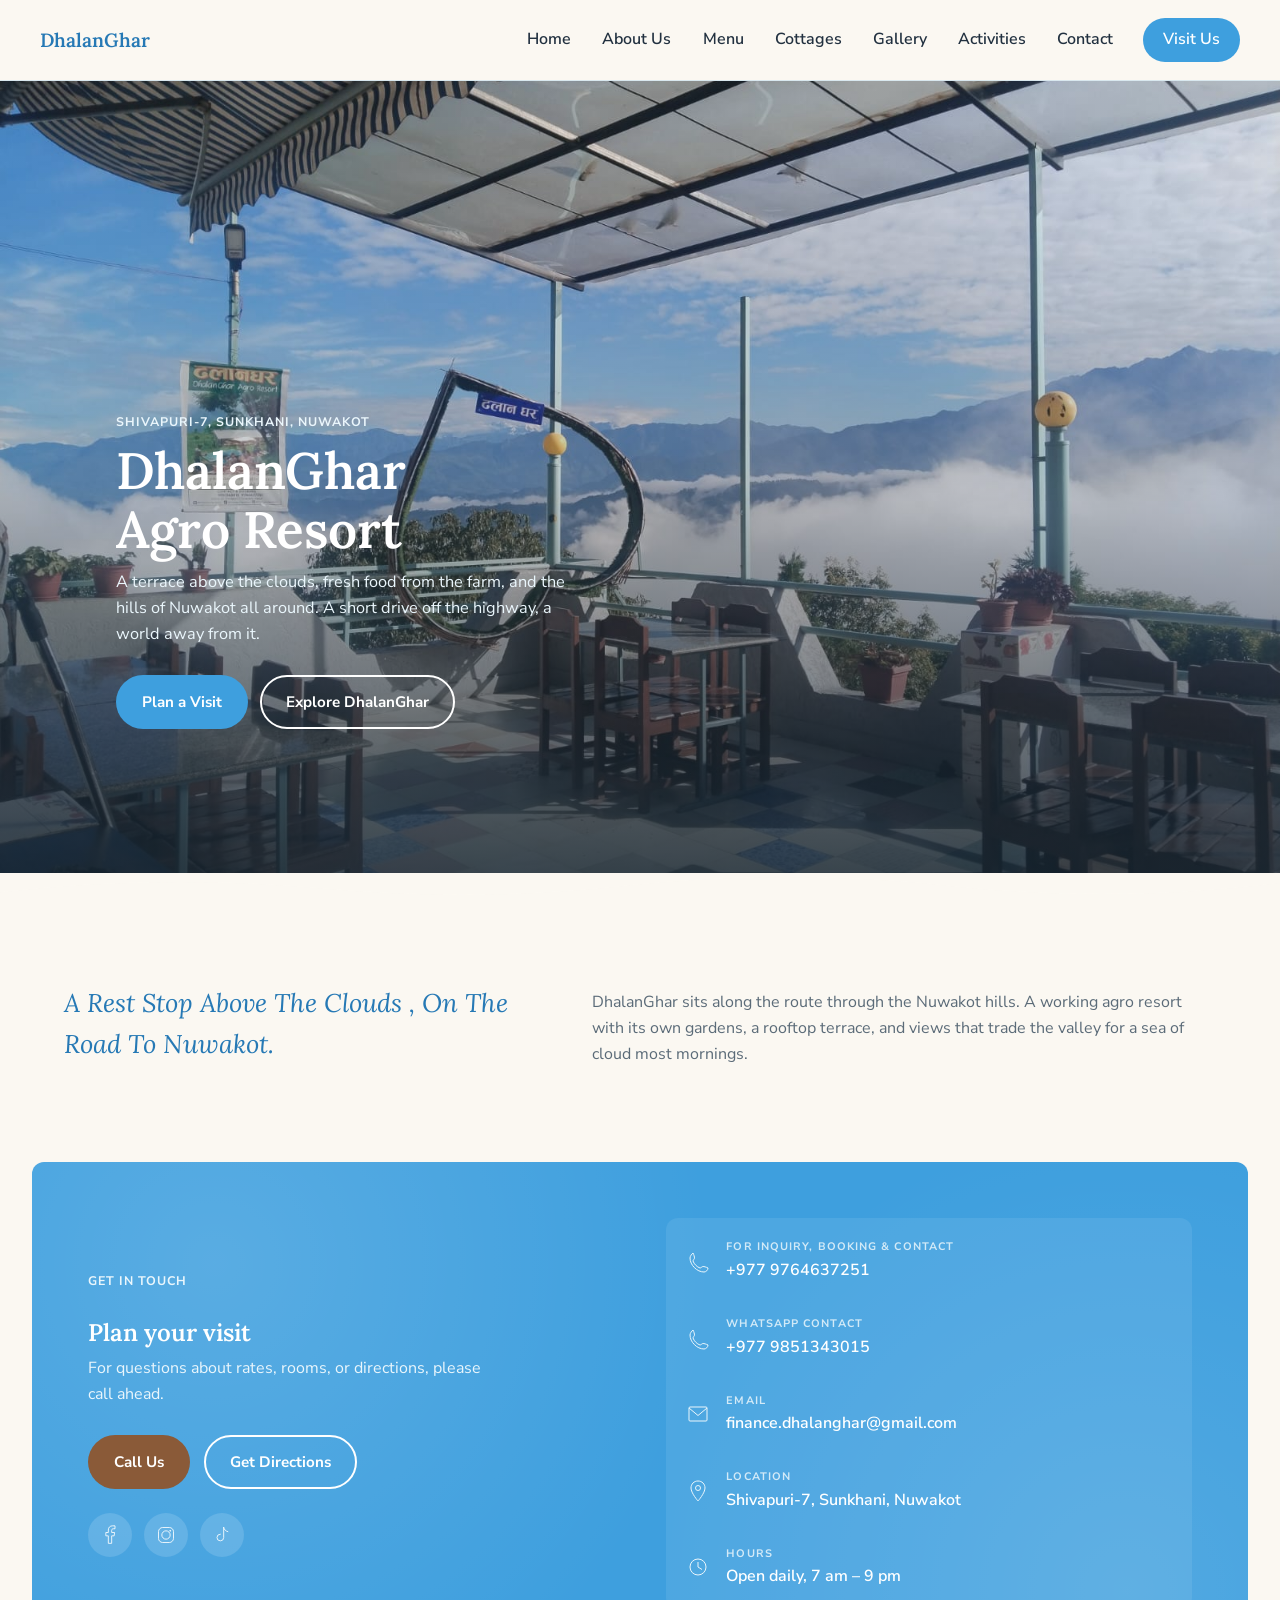
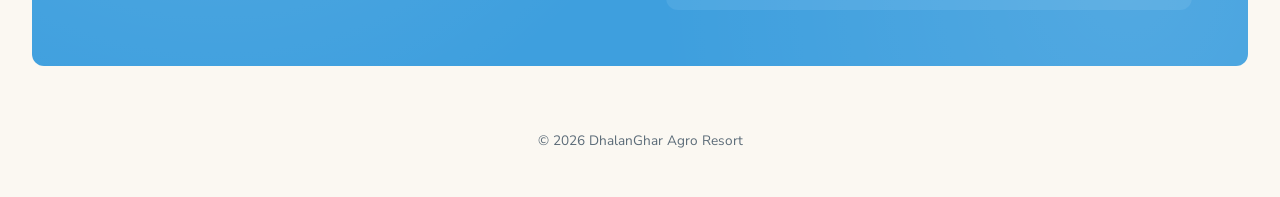
<file: index.html>
<!DOCTYPE html>
<html lang="en">
<head>
<meta charset="UTF-8">
<meta name="viewport" content="width=device-width, initial-scale=1.0">
<title>Dhalan Ghar Agro Resort</title>
<link rel="preconnect" href="https://fonts.googleapis.com">
<link rel="preconnect" href="https://fonts.gstatic.com" crossorigin>
<link href="https://fonts.googleapis.com/css2?family=Lora:ital,wght@0,500;0,600;1,500&family=Nunito+Sans:wght@400;500;600;700&display=swap" rel="stylesheet">
<link rel="stylesheet" href="style.css">
</head>
<body>

<header class="nav">
     <a href="index.html" class="nav__mark">DhalanGhar</a>

  <button class="nav__toggle" id="navToggle" aria-label="Toggle menu" aria-expanded="false" aria-controls="navLinks">
    <span></span><span></span><span></span>
  </button>

  <nav class="nav__links" id="navLinks">
    <a href="index.html">Home</a>
    <a href="index_about.html">About Us</a>
    <a href="index_menu.html">Menu</a>
    <a href="index_Cottages.html">Cottages</a>
    <a href="index_gallery.html">Gallery</a>
    <a href="index_act.html">Activities</a>
    <a href="index_contact.html">Contact</a>
    <a href="#contact" class="nav__cta">Visit Us</a>
  </nav>
</header>

<main id="top">

  <!-- HERO -->
  <section class="hero" id="home">
    <img class="hero__img" src="images/terrace-new.jpeg" alt="Rooftop terrace of Dhalan Ghar with wooden chairs, overlooking mountains and a sea of clouds">
    <div class="hero__scrim"></div>
    <div class="hero__content">
       <p class="eyebrow">Shivapuri-7, Sunkhani, Nuwakot</p>
      <h1>DhalanGhar<br>Agro Resort</h1>
      <p class="hero__sub">A terrace above the clouds, fresh food from the farm, and the hills of Nuwakot all around. A short drive off the highway, a world away from it.</p>
      <div class="hero__ctas">
        <a href="#contact" class="btn btn--primary">Plan a Visit</a>
        <a href="index_about.html" class="btn btn--secondary">Explore DhalanGhar</a>
      </div>
    </div>
  </section>

  <div class="divider" aria-hidden="true">
    <svg viewBox="0 0 1200 60" preserveAspectRatio="none">
      <path d="M0,60 L0,32 Q150,4 300,26 Q450,48 600,20 Q750,-4 900,24 Q1050,48 1200,18 L1200,60 Z"/>
    </svg>
  </div>

  <!-- ABOUT -->
  <section class="about">
    <div class="about__grid">
      <p class="about__lede">A Rest Stop Above The Clouds , On The Road To Nuwakot.</p>
      <p class="about__body">
        DhalanGhar sits along the route through the Nuwakot hills. A working agro resort with its own
        gardens, a rooftop terrace, and views that trade the valley for a sea of cloud most mornings.
      </p>
    </div>
  </section>

  <!-- CONTACT -->
 <section class="contact" id="contact">
    <div class="contact__inner">
      <div class="contact__intro">
        <p class="eyebrow">Get in Touch</p>
        <h2>Plan your visit</h2>
        <p>For questions about rates, rooms, or directions, please call ahead.</p>
        <div class="contact__ctas">
          <a href="tel:+9779764637251" class="btn btn--primary">Call Us</a>
          <a href="https://www.google.com/maps/search/?api=1&query=Dhalan+Ghar+Agro+Resort+Nuwakot+Nepal" class="btn btn--secondary" target="_blank" rel="noopener">Get Directions</a>
        </div>
        <div class="contact__socials">
          <a class="contact__social" href="https://www.facebook.com/p/DhalanGhar-Agro-Resort-100063863842197/" target="_blank" rel="noopener" aria-label="Facebook">
            <svg viewBox="0 0 48 48"><path d="M28 44V26h6l1-8h-7v-5c0-2 1-4 4-4h4V2h-6c-6 0-10 4-10 10v6h-6v8h6v18z" fill="none" stroke="currentColor" stroke-width="2" stroke-linejoin="round"/></svg>
          </a>
          <a class="contact__social" href="https://www.instagram.com/dhalangharagroresort/" target="_blank" rel="noopener" aria-label="Instagram">
            <svg viewBox="0 0 48 48"><rect x="6" y="6" width="36" height="36" rx="10" fill="none" stroke="currentColor" stroke-width="2"/><circle cx="24" cy="24" r="10" fill="none" stroke="currentColor" stroke-width="2"/><circle cx="34" cy="14" r="2" fill="currentColor"/></svg>
          </a>
          <a class="contact__social" href="https://www.tiktok.com/@dhalanghar.agro.r" target="_blank" rel="noopener" aria-label="TikTok">
            <svg viewBox="0 0 48 48"><path d="M28 6v24a8 8 0 1 1-8-8" fill="none" stroke="currentColor" stroke-width="2" stroke-linecap="round"/><path d="M28 6c1 5 5 9 10 10" fill="none" stroke="currentColor" stroke-width="2" stroke-linecap="round"/></svg>
          </a>
        </div>
      </div>

      <div class="contact__details">
        <a class="contact__row" href="tel:+9779764637251">
          <svg viewBox="0 0 48 48"><path d="M14 8c2 4 3 8 3 10s-3 4-3 6c2 6 8 12 14 14 2 0 4-3 6-3s6 1 10 3c0 4-4 8-8 8-14 0-28-14-28-28 0-4 4-8 6-10z" fill="none" stroke="currentColor" stroke-width="2" stroke-linejoin="round"/></svg>
          <div><span>For inquiry, Booking & Contact</span>+977 9764637251</div>
        </a>
        <a class="contact__row" href="tel:+9779851343015">
          <svg viewBox="0 0 48 48"><path d="M14 8c2 4 3 8 3 10s-3 4-3 6c2 6 8 12 14 14 2 0 4-3 6-3s6 1 10 3c0 4-4 8-8 8-14 0-28-14-28-28 0-4 4-8 6-10z" fill="none" stroke="currentColor" stroke-width="2" stroke-linejoin="round"/></svg>
          <div><span>Whatsapp Contact</span>+977 9851343015</div>
        </a>
        <a class="contact__row" href="mailto:shankerzee@gmail.com">
          <svg viewBox="0 0 48 48"><rect x="6" y="10" width="36" height="28" rx="2" fill="none" stroke="currentColor" stroke-width="2"/><path d="M6 12l18 15L42 12" fill="none" stroke="currentColor" stroke-width="2"/></svg>
          <div><span>Email</span>finance.dhalanghar@gmail.com</div>
        </a>
        <div class="contact__row contact__row--static">
          <svg viewBox="0 0 48 48"><path d="M24 4c-8 0-14 6-14 14 0 10 14 26 14 26s14-16 14-26c0-8-6-14-14-14z" fill="none" stroke="currentColor" stroke-width="2"/><circle cx="24" cy="18" r="5" fill="none" stroke="currentColor" stroke-width="2"/></svg>
          <div><span>Location</span>Shivapuri-7, Sunkhani, Nuwakot</div>
        </div>
        <div class="contact__row contact__row--static">
          <svg viewBox="0 0 48 48"><circle cx="24" cy="24" r="16" fill="none" stroke="currentColor" stroke-width="2"/><path d="M24 14v10l8 5" fill="none" stroke="currentColor" stroke-width="2"/></svg>
          <div><span>Hours</span>Open daily, 7 am – 9 pm</div>
        </div>
      </div>
    </div>
  </section> 

</main>

<footer class="footer">
  <p>© 2026 DhalanGhar Agro Resort</p>
</footer>

<script src="script.js"></script>
</body>
</html>
</file>
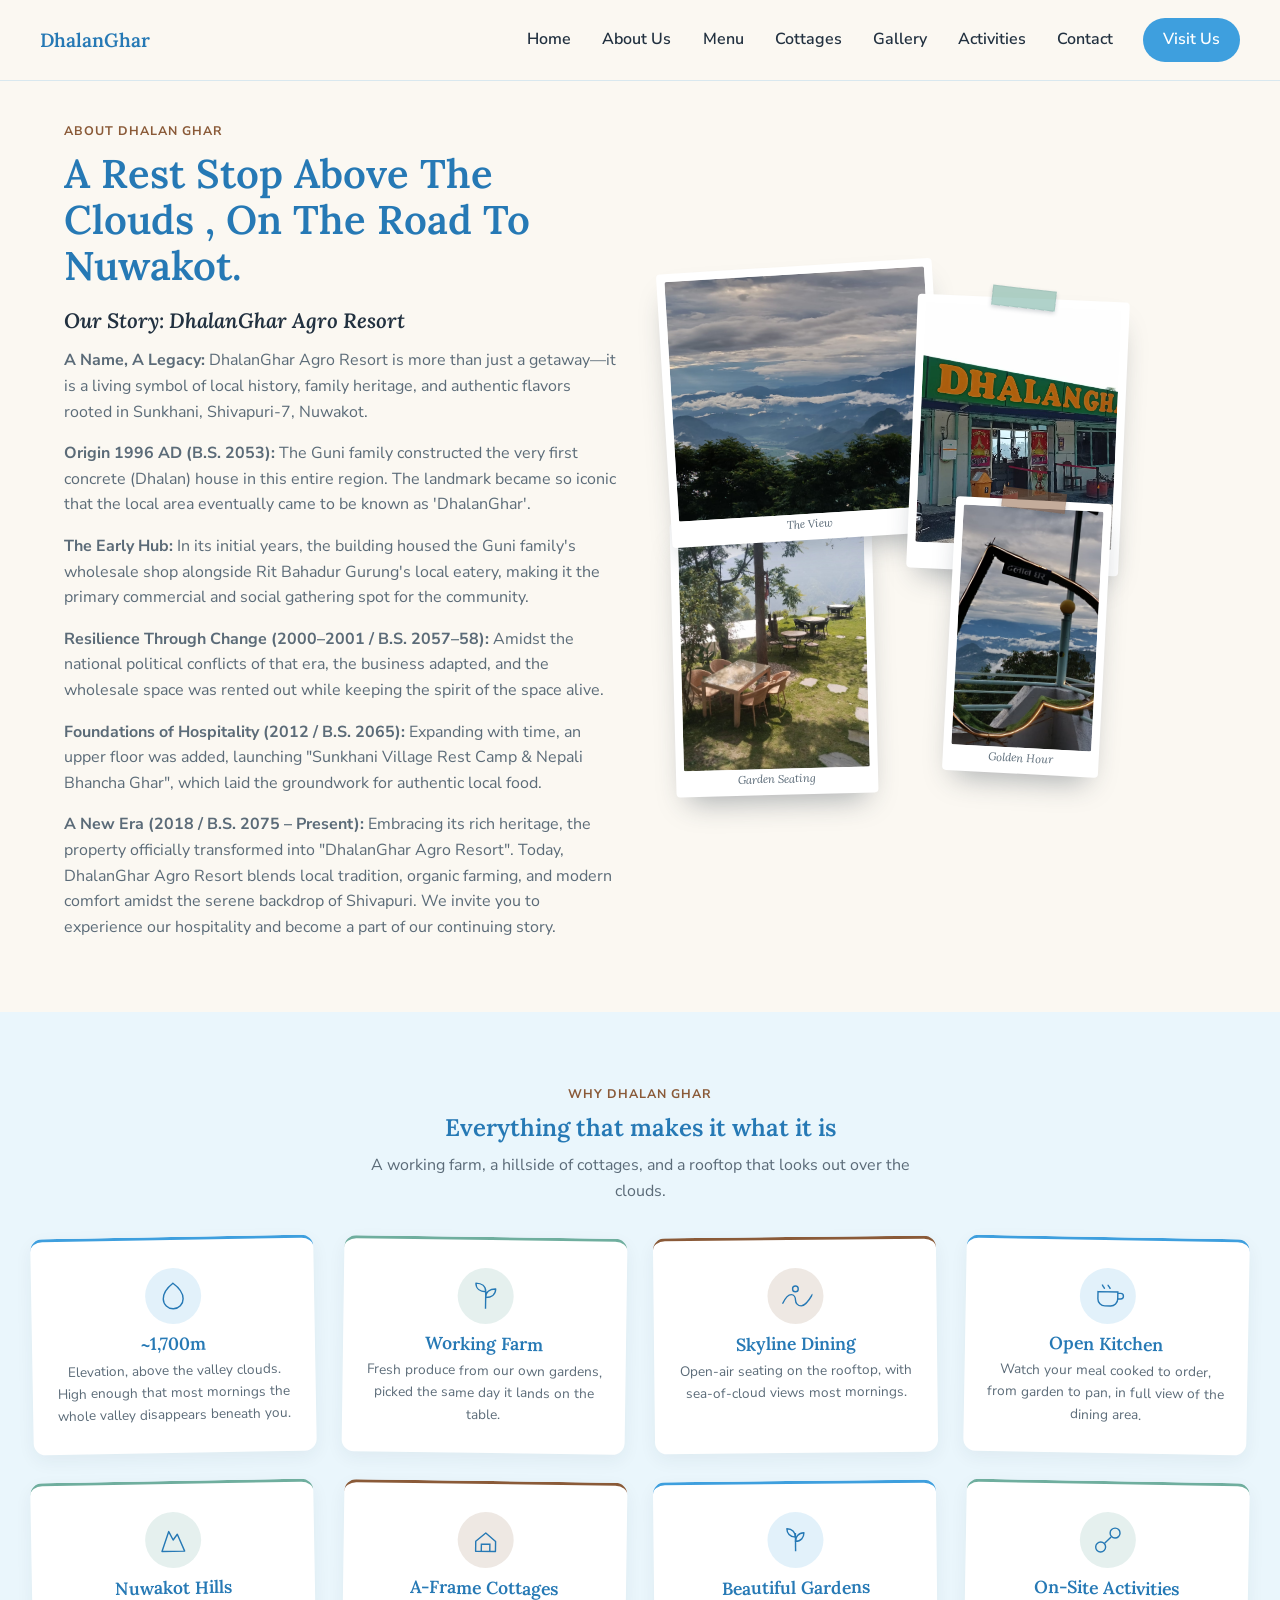
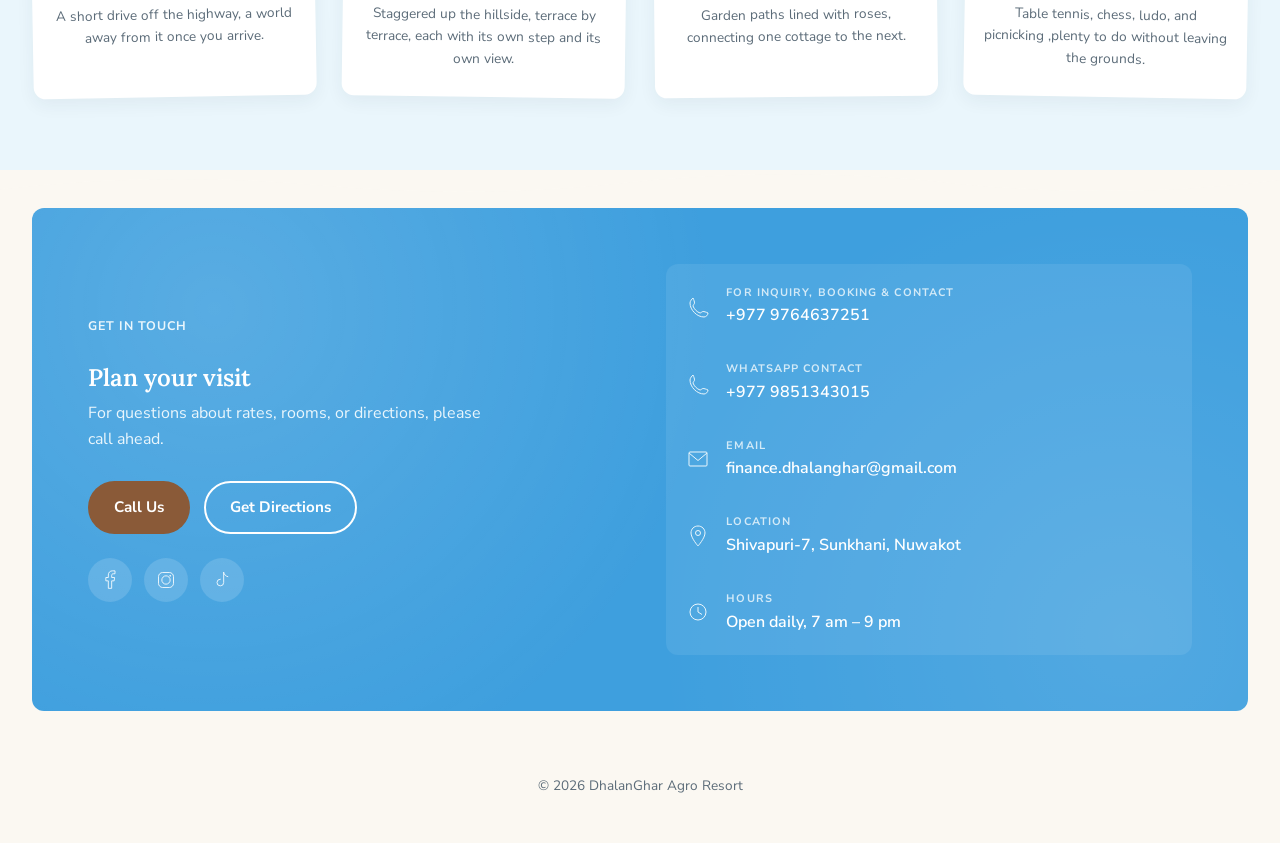
<file: index_about.html>
<!DOCTYPE html>
<html lang="en">
<head>
<meta charset="UTF-8">
<meta name="viewport" content="width=device-width, initial-scale=1.0">
<title>About Us — Dhalan Ghar Agro Resort</title>
<link rel="preconnect" href="https://fonts.googleapis.com">
<link rel="preconnect" href="https://fonts.gstatic.com" crossorigin>
<link href="https://fonts.googleapis.com/css2?family=Lora:ital,wght@0,500;0,600;1,500&family=Nunito+Sans:wght@400;500;600;700&display=swap" rel="stylesheet">
<link rel="stylesheet" href="style.css">
</head>
<body>

<header class="nav">
  <a href="index.html" class="nav__mark">DhalanGhar</a>

  <button class="nav__toggle" id="navToggle" aria-label="Toggle menu" aria-expanded="false" aria-controls="navLinks">
    <span></span><span></span><span></span>
  </button>

  <nav class="nav__links" id="navLinks">
   <a href="index.html">Home</a>
    <a href="index_about.html">About Us</a>
    <a href="index_menu.html">Menu</a>
    <a href="index_Cottages.html">Cottages</a>
    <a href="index_gallery.html">Gallery</a>
    <a href="index_act.html">Activities</a>
    <a href="index_contact.html">Contact</a>
    <a href="#contact" class="nav__cta">Visit Us</a>
  </nav>
</header>

<main id="top">

  <!-- ABOUT HERO -->
<section class="about-hero">
    <div class="about-hero__grid">
      <div class="about-hero__text">
        <p class="eyebrow eyebrow--dark">About Dhalan Ghar</p>
        <h1>A Rest Stop Above The Clouds , On The Road To Nuwakot.</h1>
        <h3 class="about-hero__story-title">Our Story: DhalanGhar Agro Resort</h3>

        <p><b>A Name, A Legacy: </b>DhalanGhar Agro Resort is more than just a getaway—it is a living symbol of local history, family heritage, and authentic flavors rooted in Sunkhani, Shivapuri-7, Nuwakot.</p>

        <p><b>Origin 1996 AD (B.S. 2053): </b>The Guni family constructed the very first concrete (Dhalan) house in this entire region. The landmark became so iconic that the local area eventually came to be known as 'DhalanGhar'.</p>

        <p><b>The Early Hub: </b>In its initial years, the building housed the Guni family's wholesale shop alongside Rit Bahadur Gurung's local eatery, making it the primary commercial and social gathering spot for the community.</p>

        <p><b>Resilience Through Change (2000–2001 / B.S. 2057–58): </b>Amidst the national political conflicts of that era, the business adapted, and the wholesale space was rented out while keeping the spirit of the space alive.</p>

        <p><b>Foundations of Hospitality (2012 / B.S. 2065): </b>Expanding with time, an upper floor was added, launching "Sunkhani Village Rest Camp & Nepali Bhancha Ghar", which laid the groundwork for authentic local food.</p>

        <p><b>A New Era (2018 / B.S. 2075 – Present): </b>Embracing its rich heritage, the property officially transformed into "DhalanGhar Agro Resort". Today, DhalanGhar Agro Resort blends local tradition, organic farming, and modern comfort amidst the serene backdrop of Shivapuri. We invite you to experience our hospitality and become a part of our continuing story.</p>
      </div>


      <div class="polaroid-stack">
        <figure class="polaroid polaroid--1">
          <img src="images/hero-cloudsea.jpeg" alt="Sea of clouds over the Nuwakot valley, seen from Dhalan Ghar">
          <figcaption>The View</figcaption>
        </figure>
        <figure class="polaroid polaroid--2">
          <span class="polaroid__tape" aria-hidden="true"></span>
          <img src="images/entrance-signage.jpeg" alt="Dhalan Ghar Agro Resort entrance and signage">
          <figcaption>Since 2012</figcaption>
        </figure>
        <figure class="polaroid polaroid--3">
          <img src="images/garden-dining.jpeg" alt="Garden seating among the pine trees at Dhalan Ghar">
          <figcaption>Garden Seating</figcaption>
        </figure>
        <figure class="polaroid polaroid--4">
          <span class="polaroid__tape polaroid__tape--alt" aria-hidden="true"></span>
          <img src="images/rooftop-frame.jpeg" alt="Decorative rooftop viewpoint frame overlooking the cloud sea">
          <figcaption>Golden Hour</figcaption>
        </figure>
      </div>
    </div>
  </section>

  <!-- HIGHLIGHTS -->
  <section class="about-highlights">
    <div class="section__head">
      <p class="eyebrow eyebrow--dark">Why Dhalan Ghar</p>
      <h2>Everything that makes it what it is</h2>
      <p>A working farm, a hillside of cottages, and a rooftop that looks out over the clouds.</p>
    </div>
    <div class="about-highlights__grid">
      <div class="about-highlight" style="transform: rotate(-1deg); border-top: 3px solid var(--sky);">
        <div style="width: 56px; height: 56px; border-radius: 50%; background: rgba(62,159,222,0.15); display: flex; align-items: center; justify-content: center; margin: 0 auto 0.6rem;">
        <svg viewBox="0 0 48 48" style="margin: 0;"><path d="M24 6c8 6 14 14 14 22a14 14 0 0 1-28 0c0-8 6-16 14-22z" fill="none" stroke="currentColor" stroke-width="2"/></svg>
        </div>
        <h3>~1,700m</h3>
        <p>Elevation, above the valley clouds. High enough that most mornings the whole valley disappears beneath you.</p>
      </div>
      <div class="about-highlight" style="transform: rotate(0.8deg); border-top: 3px solid var(--mint);">
        <div style="width: 56px; height: 56px; border-radius: 50%; background: rgba(111,174,158,0.18); display: flex; align-items: center; justify-content: center; margin: 0 auto 0.6rem;">
        <svg viewBox="0 0 48 48" style="margin: 0;"><path d="M24 42V18M24 18c0-8-6-12-14-12 0 8 6 12 14 12zM24 26c0-8 6-12 14-12 0 8-6 12-14 12z" fill="none" stroke="currentColor" stroke-width="2" stroke-linejoin="round"/></svg>
        </div>
        <h3>Working Farm</h3>
        <p>Fresh produce from our own gardens, picked the same day it lands on the table.</p>
      </div>
      <div class="about-highlight" style="transform: rotate(-0.6deg); border-top: 3px solid var(--wood);">
        <div style="width: 56px; height: 56px; border-radius: 50%; background: rgba(138,90,56,0.14); display: flex; align-items: center; justify-content: center; margin: 0 auto 0.6rem;">
        <svg viewBox="0 0 48 48" style="margin: 0;"><path d="M6 34c4-8 8-12 12-12s6 4 6 8 3 8 8 8 10-6 16-16" fill="none" stroke="currentColor" stroke-width="2" stroke-linecap="round"/><circle cx="24" cy="14" r="4" fill="none" stroke="currentColor" stroke-width="2"/></svg>
        </div>
        <h3>Skyline Dining</h3>
        <p>Open-air seating on the rooftop, with sea-of-cloud views most mornings.</p>
      </div>
      <div class="about-highlight" style="transform: rotate(1deg); border-top: 3px solid var(--sky);">
        <div style="width: 56px; height: 56px; border-radius: 50%; background: rgba(62,159,222,0.15); display: flex; align-items: center; justify-content: center; margin: 0 auto 0.6rem;">
        <svg viewBox="0 0 48 48" style="margin: 0;"><path d="M10 18h28v10a10 10 0 0 1-10 10h-8a10 10 0 0 1-10-10V18z" fill="none" stroke="currentColor" stroke-width="2"/><path d="M38 20h4a4 4 0 0 1 0 8h-4" fill="none" stroke="currentColor" stroke-width="2"/><path d="M16 8c0 3 3 3 3 6M24 8c0 3 3 3 3 6" stroke="currentColor" stroke-width="2" fill="none"/></svg>
        </div>
        <h3>Open Kitchen</h3>
        <p>Watch your meal cooked to order, from garden to pan, in full view of the dining area.</p>
      </div>
      <div class="about-highlight" style="transform: rotate(-1deg); border-top: 3px solid var(--mint);">
        <div style="width: 56px; height: 56px; border-radius: 50%; background: rgba(111,174,158,0.18); display: flex; align-items: center; justify-content: center; margin: 0 auto 0.6rem;">
        <svg viewBox="0 0 48 48" style="margin: 0;"><path d="M8 40 L18 12 L24 24 L30 16 L40 40z" fill="none" stroke="currentColor" stroke-width="2" stroke-linejoin="round"/></svg>
        </div>
        <h3>Nuwakot Hills</h3>
        <p>A short drive off the highway, a world away from it once you arrive.</p>
      </div>
      <div class="about-highlight" style="transform: rotate(0.8deg); border-top: 3px solid var(--wood);">
        <div style="width: 56px; height: 56px; border-radius: 50%; background: rgba(138,90,56,0.14); display: flex; align-items: center; justify-content: center; margin: 0 auto 0.6rem;">
        <svg viewBox="0 0 48 48" style="margin: 0;"><path d="M10 40V26L24 14l14 12v14z" fill="none" stroke="currentColor" stroke-width="2" stroke-linejoin="round"/><path d="M18 40v-10h12v10" fill="none" stroke="currentColor" stroke-width="2"/></svg>
        </div>
        <h3>A-Frame Cottages</h3>
        <p>Staggered up the hillside, terrace by terrace, each with its own step and its own view.</p>
      </div>
      <div class="about-highlight" style="transform: rotate(-0.6deg); border-top: 3px solid var(--sky);">
        <div style="width: 56px; height: 56px; border-radius: 50%; background: rgba(62,159,222,0.15); display: flex; align-items: center; justify-content: center; margin: 0 auto 0.6rem;">
        <svg viewBox="0 0 48 48" style="margin: 0;"><path d="M24 40c0-10 0-18 0-26" fill="none" stroke="currentColor" stroke-width="2"/><path d="M24 20c-8 0-12-6-12-12 8 0 12 6 12 12zM24 26c8 0 12-6 12-12-8 0-12 6-12 12z" fill="none" stroke="currentColor" stroke-width="2" stroke-linejoin="round"/></svg>
        </div>
        <h3>Beautiful Gardens</h3>
        <p>Garden paths lined with roses, connecting one cottage to the next.</p>
      </div>
      <div class="about-highlight" style="transform: rotate(1deg); border-top: 3px solid var(--mint);">
        <div style="width: 56px; height: 56px; border-radius: 50%; background: rgba(111,174,158,0.18); display: flex; align-items: center; justify-content: center; margin: 0 auto 0.6rem;">
        <svg viewBox="0 0 48 48" style="margin: 0;"><circle cx="14" cy="34" r="7" fill="none" stroke="currentColor" stroke-width="2"/><circle cx="34" cy="14" r="7" fill="none" stroke="currentColor" stroke-width="2"/><line x1="19.5" y1="28.5" x2="28.5" y2="19.5" stroke="currentColor" stroke-width="2"/></svg>
        </div>
        <h3>On-Site Activities</h3>
        <p>Table tennis, chess, ludo, and picnicking ,plenty to do without leaving the grounds.</p>
      </div>
    </div>
  </section>

  <!-- FEATURE -->
  

  <div class="divider" aria-hidden="true">
    <svg viewBox="0 0 1200 60" preserveAspectRatio="none">
      <path d="M0,60 L0,32 Q150,4 300,26 Q450,48 600,20 Q750,-4 900,24 Q1050,48 1200,18 L1200,60 Z"/>
    </svg>
  </div>

  <!-- CONTACT -->
<section class="contact" id="contact">
    <div class="contact__inner">
      <div class="contact__intro">
        <p class="eyebrow">Get in Touch</p>
        <h2>Plan your visit</h2>
        <p>For questions about rates, rooms, or directions, please call ahead.</p>
        <div class="contact__ctas">
          <a href="tel:+9779764637251" class="btn btn--primary">Call Us</a>
          <a href="https://www.google.com/maps/search/?api=1&query=Dhalan+Ghar+Agro+Resort+Nuwakot+Nepal" class="btn btn--secondary" target="_blank" rel="noopener">Get Directions</a>
        </div>
        <div class="contact__socials">
          <a class="contact__social" href="https://www.facebook.com/p/DhalanGhar-Agro-Resort-100063863842197/" target="_blank" rel="noopener" aria-label="Facebook">
            <svg viewBox="0 0 48 48"><path d="M28 44V26h6l1-8h-7v-5c0-2 1-4 4-4h4V2h-6c-6 0-10 4-10 10v6h-6v8h6v18z" fill="none" stroke="currentColor" stroke-width="2" stroke-linejoin="round"/></svg>
          </a>
          <a class="contact__social" href="https://www.instagram.com/dhalangharagroresort/" target="_blank" rel="noopener" aria-label="Instagram">
            <svg viewBox="0 0 48 48"><rect x="6" y="6" width="36" height="36" rx="10" fill="none" stroke="currentColor" stroke-width="2"/><circle cx="24" cy="24" r="10" fill="none" stroke="currentColor" stroke-width="2"/><circle cx="34" cy="14" r="2" fill="currentColor"/></svg>
          </a>
          <a class="contact__social" href="https://www.tiktok.com/@dhalanghar.agro.r" target="_blank" rel="noopener" aria-label="TikTok">
            <svg viewBox="0 0 48 48"><path d="M28 6v24a8 8 0 1 1-8-8" fill="none" stroke="currentColor" stroke-width="2" stroke-linecap="round"/><path d="M28 6c1 5 5 9 10 10" fill="none" stroke="currentColor" stroke-width="2" stroke-linecap="round"/></svg>
          </a>
        </div>
      </div>

      <div class="contact__details">
        <a class="contact__row" href="tel:+9779764637251">
          <svg viewBox="0 0 48 48"><path d="M14 8c2 4 3 8 3 10s-3 4-3 6c2 6 8 12 14 14 2 0 4-3 6-3s6 1 10 3c0 4-4 8-8 8-14 0-28-14-28-28 0-4 4-8 6-10z" fill="none" stroke="currentColor" stroke-width="2" stroke-linejoin="round"/></svg>
          <div><span>For inquiry, Booking & Contact</span>+977 9764637251</div>
        </a>
        <a class="contact__row" href="tel:+9779851343015">
          <svg viewBox="0 0 48 48"><path d="M14 8c2 4 3 8 3 10s-3 4-3 6c2 6 8 12 14 14 2 0 4-3 6-3s6 1 10 3c0 4-4 8-8 8-14 0-28-14-28-28 0-4 4-8 6-10z" fill="none" stroke="currentColor" stroke-width="2" stroke-linejoin="round"/></svg>
          <div><span>Whatsapp Contact</span>+977 9851343015</div>
        </a>
        <a class="contact__row" href="mailto:shankerzee@gmail.com">
          <svg viewBox="0 0 48 48"><rect x="6" y="10" width="36" height="28" rx="2" fill="none" stroke="currentColor" stroke-width="2"/><path d="M6 12l18 15L42 12" fill="none" stroke="currentColor" stroke-width="2"/></svg>
          <div><span>Email</span>finance.dhalanghar@gmail.com</div>
        </a>
        <div class="contact__row contact__row--static">
          <svg viewBox="0 0 48 48"><path d="M24 4c-8 0-14 6-14 14 0 10 14 26 14 26s14-16 14-26c0-8-6-14-14-14z" fill="none" stroke="currentColor" stroke-width="2"/><circle cx="24" cy="18" r="5" fill="none" stroke="currentColor" stroke-width="2"/></svg>
          <div><span>Location</span>Shivapuri-7, Sunkhani, Nuwakot</div>
        </div>
        <div class="contact__row contact__row--static">
          <svg viewBox="0 0 48 48"><circle cx="24" cy="24" r="16" fill="none" stroke="currentColor" stroke-width="2"/><path d="M24 14v10l8 5" fill="none" stroke="currentColor" stroke-width="2"/></svg>
          <div><span>Hours</span>Open daily, 7 am – 9 pm</div>
        </div>
      </div>
    </div>
  </section> 
</main>

<footer class="footer">
  <p>© 2026 DhalanGhar Agro Resort</p>
</footer>

<script src="script.js"></script>
</body>
</html>
</file>
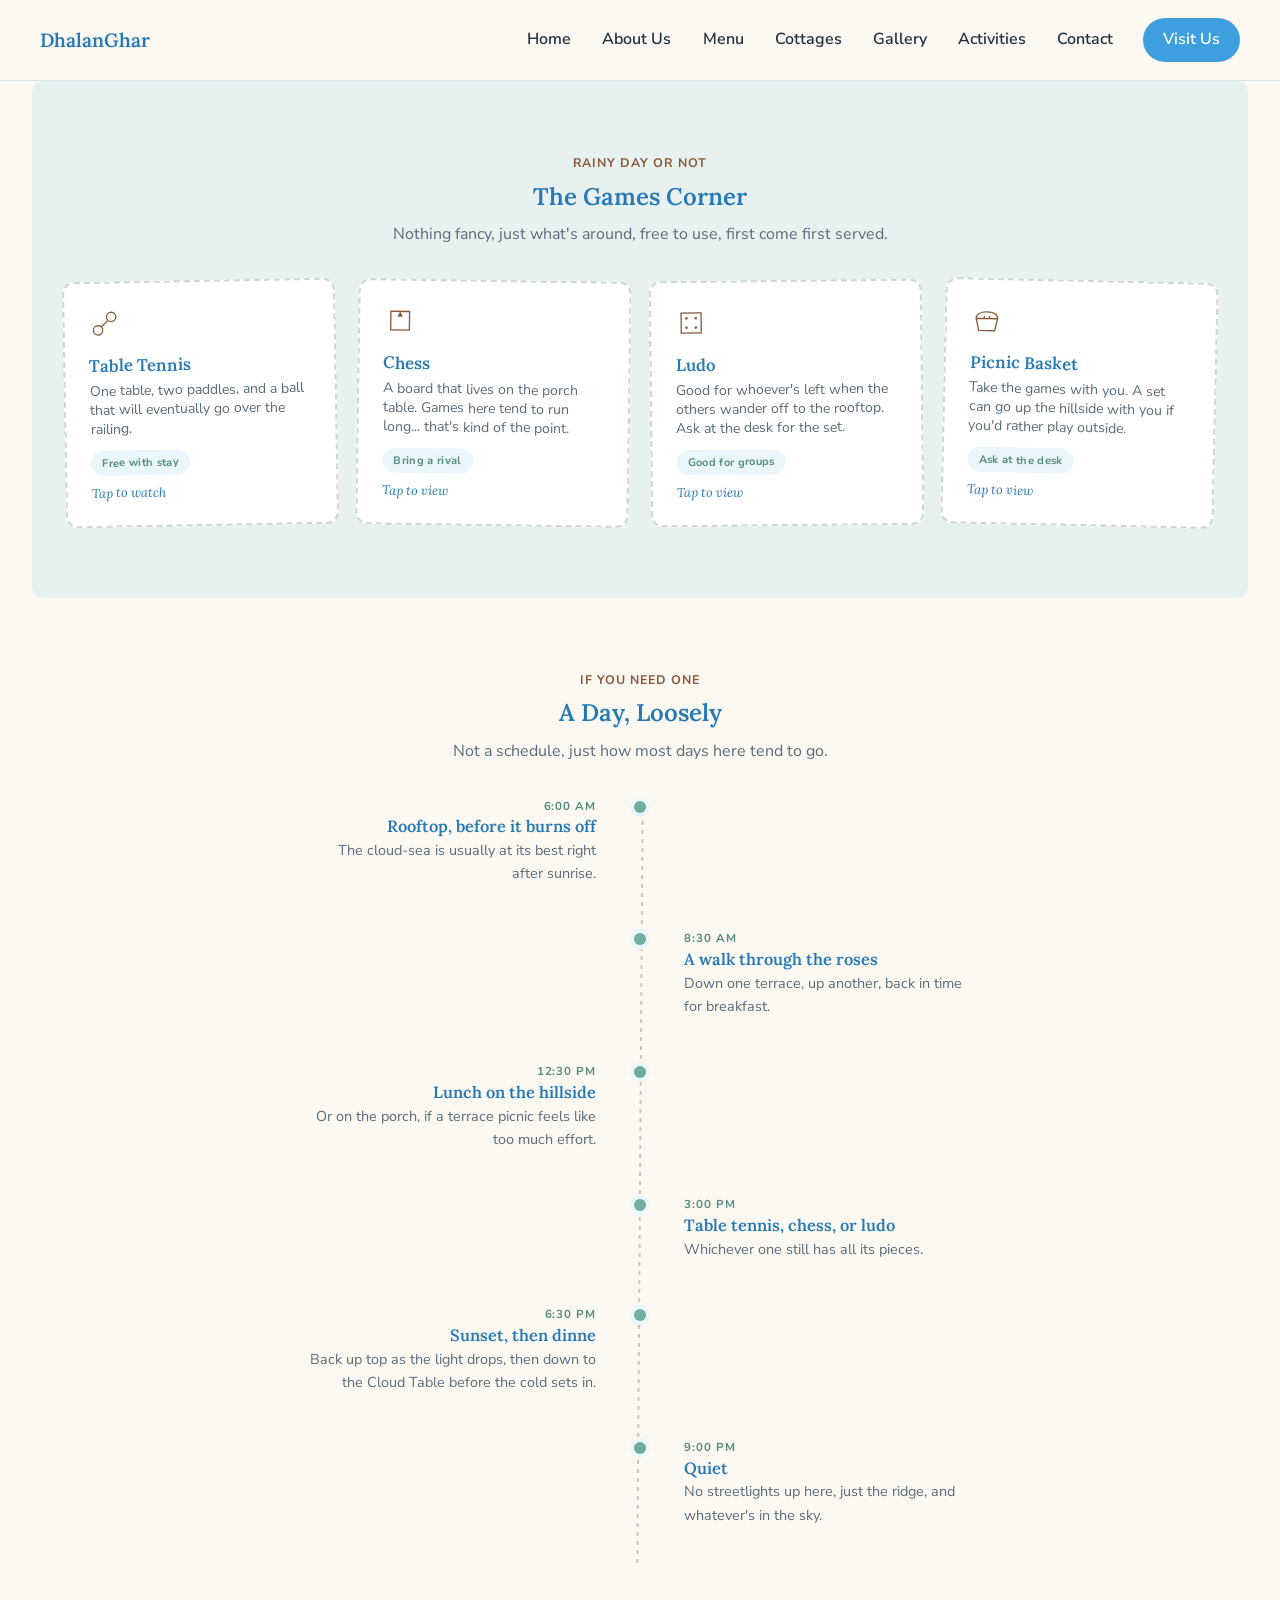
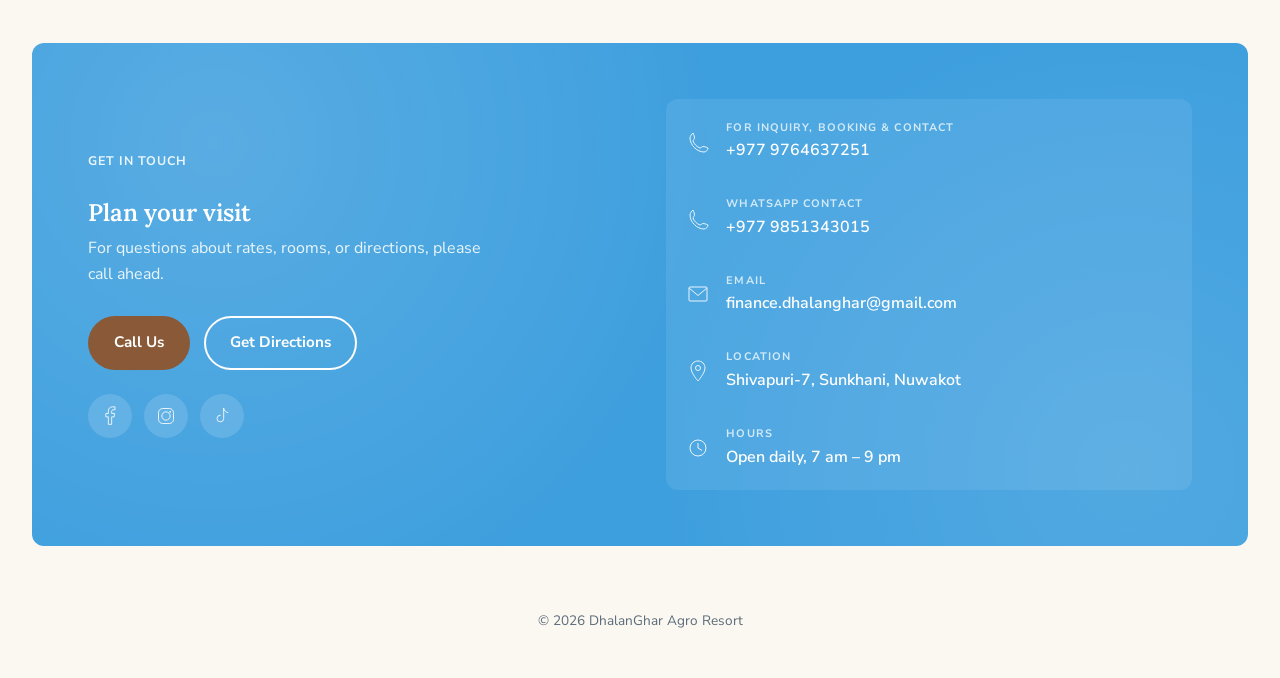
<file: index_act.html>
<!DOCTYPE html>
<html lang="en">
<head>
<meta charset="UTF-8">
<meta name="viewport" content="width=device-width, initial-scale=1.0">
<title>Activities — Dhalan Ghar Agro Resort</title>
<link rel="preconnect" href="https://fonts.googleapis.com">
<link rel="preconnect" href="https://fonts.gstatic.com" crossorigin>
<link href="https://fonts.googleapis.com/css2?family=Lora:ital,wght@0,500;0,600;1,500&family=Nunito+Sans:wght@400;500;600;700&display=swap" rel="stylesheet">
<link rel="stylesheet" href="style.css">
</head>
<body>

<header class="nav">
  <a href="index.html" class="nav__mark">DhalanGhar</a>

  <button class="nav__toggle" id="navToggle" aria-label="Toggle menu" aria-expanded="false" aria-controls="navLinks">
    <span></span><span></span><span></span>
  </button>
<nav class="nav__links" id="navLinks">
    <a href="index.html">Home</a>
    <a href="index_about.html">About Us</a>
    <a href="index_menu.html">Menu</a>
    <a href="index_Cottages.html">Cottages</a>
    <a href="index_gallery.html">Gallery</a>
    <a href="index_act.html">Activities</a>
    <a href="index_contact.html">Contact</a>
    <a href="#contact" class="nav__cta">Visit Us</a>
  </nav>
 
</header>

<main id="top">

  <!-- GAMES CORNER -->
  <section class="games">
    <div class="section__head">
      <p class="eyebrow eyebrow--dark">Rainy Day Or Not</p>
      <h2>The Games Corner</h2>
      <p>Nothing fancy, just what's around, free to use, first come first served.</p>
    </div>
    <div class="games__grid">
      <button type="button" class="game-card" data-media-type="video" data-media="table-tennis.mp4" data-title="Table Tennis" data-desc="One table, two paddles, and a ball that will eventually go over the railing.">
        <svg viewBox="0 0 48 48"><circle cx="14" cy="34" r="7" fill="none" stroke="currentColor" stroke-width="2"/><circle cx="34" cy="14" r="7" fill="none" stroke="currentColor" stroke-width="2"/><line x1="19.5" y1="28.5" x2="28.5" y2="19.5" stroke="currentColor" stroke-width="2"/></svg>
        <h3>Table Tennis</h3>
        <p>One table, two paddles, and a ball that will eventually go over the railing.</p>
        <span class="game-card__tag">Free with stay</span>
        <span class="game-card__hint">Tap to watch</span>
      </button>
      <button type="button" class="game-card" data-media-type="image" data-media="images/act/chess.jpg" data-title="Chess" data-desc="A board that lives on the porch table. Games here tend to run long — that's kind of the point.">
        <svg viewBox="0 0 48 48"><rect x="10" y="10" width="28" height="28" fill="none" stroke="currentColor" stroke-width="2"/><path d="M24 10 L28 18 L20 18 Z" fill="currentColor"/></svg>
        <h3>Chess</h3>
        <p>A board that lives on the porch table. Games here tend to run long... that's kind of the point.</p>
        <span class="game-card__tag">Bring a rival</span>
        <span class="game-card__hint">Tap to view</span>
      </button>
      <button type="button" class="game-card" data-media-type="image" data-media="images/act/ludo.jpg" data-title="Ludo" data-desc="Good for whoever's left when the others wander off to the rooftop. Ask at the desk for the set.">
        <svg viewBox="0 0 48 48"><rect x="9" y="9" width="30" height="30" fill="none" stroke="currentColor" stroke-width="2"/><circle cx="17" cy="17" r="2" fill="currentColor"/><circle cx="31" cy="17" r="2" fill="currentColor"/><circle cx="17" cy="31" r="2" fill="currentColor"/><circle cx="31" cy="31" r="2" fill="currentColor"/></svg>
        <h3>Ludo</h3>
        <p>Good for whoever's left when the others wander off to the rooftop. Ask at the desk for the set.</p>
        <span class="game-card__tag">Good for groups</span>
        <span class="game-card__hint">Tap to view</span>
      </button>
      <button type="button" class="game-card" data-media-type="image" data-media="images/act/picnic-basket.webp" data-title="Picnic Basket" data-desc="Take the games with you — a set can go up the hillside with you if you'd rather play outside.">
        <svg viewBox="0 0 48 48"><path d="M8 22h32l-4 18H12L8 22z" fill="none" stroke="currentColor" stroke-width="2" stroke-linejoin="round"/><path d="M8 22c0-6 6-10 16-10s16 4 16 10" fill="none" stroke="currentColor" stroke-width="2"/><path d="M20 22v-4M28 22v-4" stroke="currentColor" stroke-width="2"/></svg>
        <h3>Picnic Basket</h3>
        <p>Take the games with you. A set can go up the hillside with you if you'd rather play outside.</p>
        <span class="game-card__tag">Ask at the desk</span>
        <span class="game-card__hint">Tap to view</span>
      </button>
    </div>
  </section>

  <!-- ACTIVITY MODAL — popup card for images/video, triggered from Games Corner -->
  <div class="activity-modal" id="activityModal" aria-hidden="true">
    <div class="activity-modal__backdrop" data-modal-close></div>
    <div class="activity-modal__box" role="dialog" aria-modal="true" aria-labelledby="activityModalTitle">
      <button type="button" class="activity-modal__close" id="activityModalClose" aria-label="Close">&times;</button>
      <div class="activity-modal__media" id="activityModalMedia"></div>
      <div class="activity-modal__caption">
        <h3 id="activityModalTitle"></h3>
        <p id="activityModalDesc"></p>
      </div>
    </div>
  </div>

  <!-- DAILY RHYTHM -->
  <section class="rhythm">
    <div class="section__head">
      <p class="eyebrow eyebrow--dark">If You Need One</p>
      <h2>A Day, Loosely</h2>
      <p>Not a schedule, just how most days here tend to go.</p>
    </div>
    <ul class="rhythm__list">
      <li class="rhythm__item">
        <span class="rhythm__dot"></span>
        <div>
          <span class="rhythm__time">6:00 AM</span>
          <h3>Rooftop, before it burns off</h3>
          <p>The cloud-sea is usually at its best right after sunrise.</p>
        </div>
      </li>
      <li class="rhythm__item">
        <span class="rhythm__dot"></span>
        <div>
          <span class="rhythm__time">8:30 AM</span>
          <h3>A walk through the roses</h3>
          <p>Down one terrace, up another, back in time for breakfast.</p>
        </div>
      </li>
      <li class="rhythm__item">
        <span class="rhythm__dot"></span>
        <div>
          <span class="rhythm__time">12:30 PM</span>
          <h3>Lunch on the hillside</h3>
          <p>Or on the porch, if a terrace picnic feels like too much effort.</p>
        </div>
      </li>
      <li class="rhythm__item">
        <span class="rhythm__dot"></span>
        <div>
          <span class="rhythm__time">3:00 PM</span>
          <h3>Table tennis, chess, or ludo</h3>
          <p>Whichever one still has all its pieces.</p>
        </div>
      </li>
      <li class="rhythm__item">
        <span class="rhythm__dot"></span>
        <div>
          <span class="rhythm__time">6:30 PM</span>
          <h3>Sunset, then dinne</h3>
          <p>Back up top as the light drops, then down to the Cloud Table before the cold sets in.</p>
        </div>
      </li>
      <li class="rhythm__item">
        <span class="rhythm__dot"></span>
        <div>
          <span class="rhythm__time">9:00 PM</span>
          <h3>Quiet</h3>
          <p>No streetlights up here, just the ridge, and whatever's in the sky.</p>
        </div>
      </li>
    </ul>
  </section>

  <!-- CONTACT -->
<section class="contact" id="contact">
    <div class="contact__inner">
      <div class="contact__intro">
        <p class="eyebrow">Get in Touch</p>
        <h2>Plan your visit</h2>
        <p>For questions about rates, rooms, or directions, please call ahead.</p>
        <div class="contact__ctas">
          <a href="tel:+9779764637251" class="btn btn--primary">Call Us</a>
          <a href="https://www.google.com/maps/search/?api=1&query=Dhalan+Ghar+Agro+Resort+Nuwakot+Nepal" class="btn btn--secondary" target="_blank" rel="noopener">Get Directions</a>
        </div>
        <div class="contact__socials">
          <a class="contact__social" href="https://www.facebook.com/p/DhalanGhar-Agro-Resort-100063863842197/" target="_blank" rel="noopener" aria-label="Facebook">
            <svg viewBox="0 0 48 48"><path d="M28 44V26h6l1-8h-7v-5c0-2 1-4 4-4h4V2h-6c-6 0-10 4-10 10v6h-6v8h6v18z" fill="none" stroke="currentColor" stroke-width="2" stroke-linejoin="round"/></svg>
          </a>
          <a class="contact__social" href="https://www.instagram.com/dhalangharagroresort/" target="_blank" rel="noopener" aria-label="Instagram">
            <svg viewBox="0 0 48 48"><rect x="6" y="6" width="36" height="36" rx="10" fill="none" stroke="currentColor" stroke-width="2"/><circle cx="24" cy="24" r="10" fill="none" stroke="currentColor" stroke-width="2"/><circle cx="34" cy="14" r="2" fill="currentColor"/></svg>
          </a>
          <a class="contact__social" href="https://www.tiktok.com/@dhalanghar.agro.r" target="_blank" rel="noopener" aria-label="TikTok">
            <svg viewBox="0 0 48 48"><path d="M28 6v24a8 8 0 1 1-8-8" fill="none" stroke="currentColor" stroke-width="2" stroke-linecap="round"/><path d="M28 6c1 5 5 9 10 10" fill="none" stroke="currentColor" stroke-width="2" stroke-linecap="round"/></svg>
          </a>
        </div>
      </div>

      <div class="contact__details">
        <a class="contact__row" href="tel:+9779764637251">
          <svg viewBox="0 0 48 48"><path d="M14 8c2 4 3 8 3 10s-3 4-3 6c2 6 8 12 14 14 2 0 4-3 6-3s6 1 10 3c0 4-4 8-8 8-14 0-28-14-28-28 0-4 4-8 6-10z" fill="none" stroke="currentColor" stroke-width="2" stroke-linejoin="round"/></svg>
          <div><span>For inquiry, Booking & Contact</span>+977 9764637251</div>
        </a>
        <a class="contact__row" href="tel:+9779851343015">
          <svg viewBox="0 0 48 48"><path d="M14 8c2 4 3 8 3 10s-3 4-3 6c2 6 8 12 14 14 2 0 4-3 6-3s6 1 10 3c0 4-4 8-8 8-14 0-28-14-28-28 0-4 4-8 6-10z" fill="none" stroke="currentColor" stroke-width="2" stroke-linejoin="round"/></svg>
          <div><span>Whatsapp Contact</span>+977 9851343015</div>
        </a>
        <a class="contact__row" href="mailto:shankerzee@gmail.com">
          <svg viewBox="0 0 48 48"><rect x="6" y="10" width="36" height="28" rx="2" fill="none" stroke="currentColor" stroke-width="2"/><path d="M6 12l18 15L42 12" fill="none" stroke="currentColor" stroke-width="2"/></svg>
          <div><span>Email</span>finance.dhalanghar@gmail.com</div>
        </a>
        <div class="contact__row contact__row--static">
          <svg viewBox="0 0 48 48"><path d="M24 4c-8 0-14 6-14 14 0 10 14 26 14 26s14-16 14-26c0-8-6-14-14-14z" fill="none" stroke="currentColor" stroke-width="2"/><circle cx="24" cy="18" r="5" fill="none" stroke="currentColor" stroke-width="2"/></svg>
          <div><span>Location</span>Shivapuri-7, Sunkhani, Nuwakot</div>
        </div>
        <div class="contact__row contact__row--static">
          <svg viewBox="0 0 48 48"><circle cx="24" cy="24" r="16" fill="none" stroke="currentColor" stroke-width="2"/><path d="M24 14v10l8 5" fill="none" stroke="currentColor" stroke-width="2"/></svg>
          <div><span>Hours</span>Open daily, 7 am – 9 pm</div>
        </div>
      </div>
    </div>
  </section> 

</main>

<footer class="footer">
  <p>© 2026 DhalanGhar Agro Resort</p>
</footer>

<script src="script.js"></script>
</body>
</html>
</file>
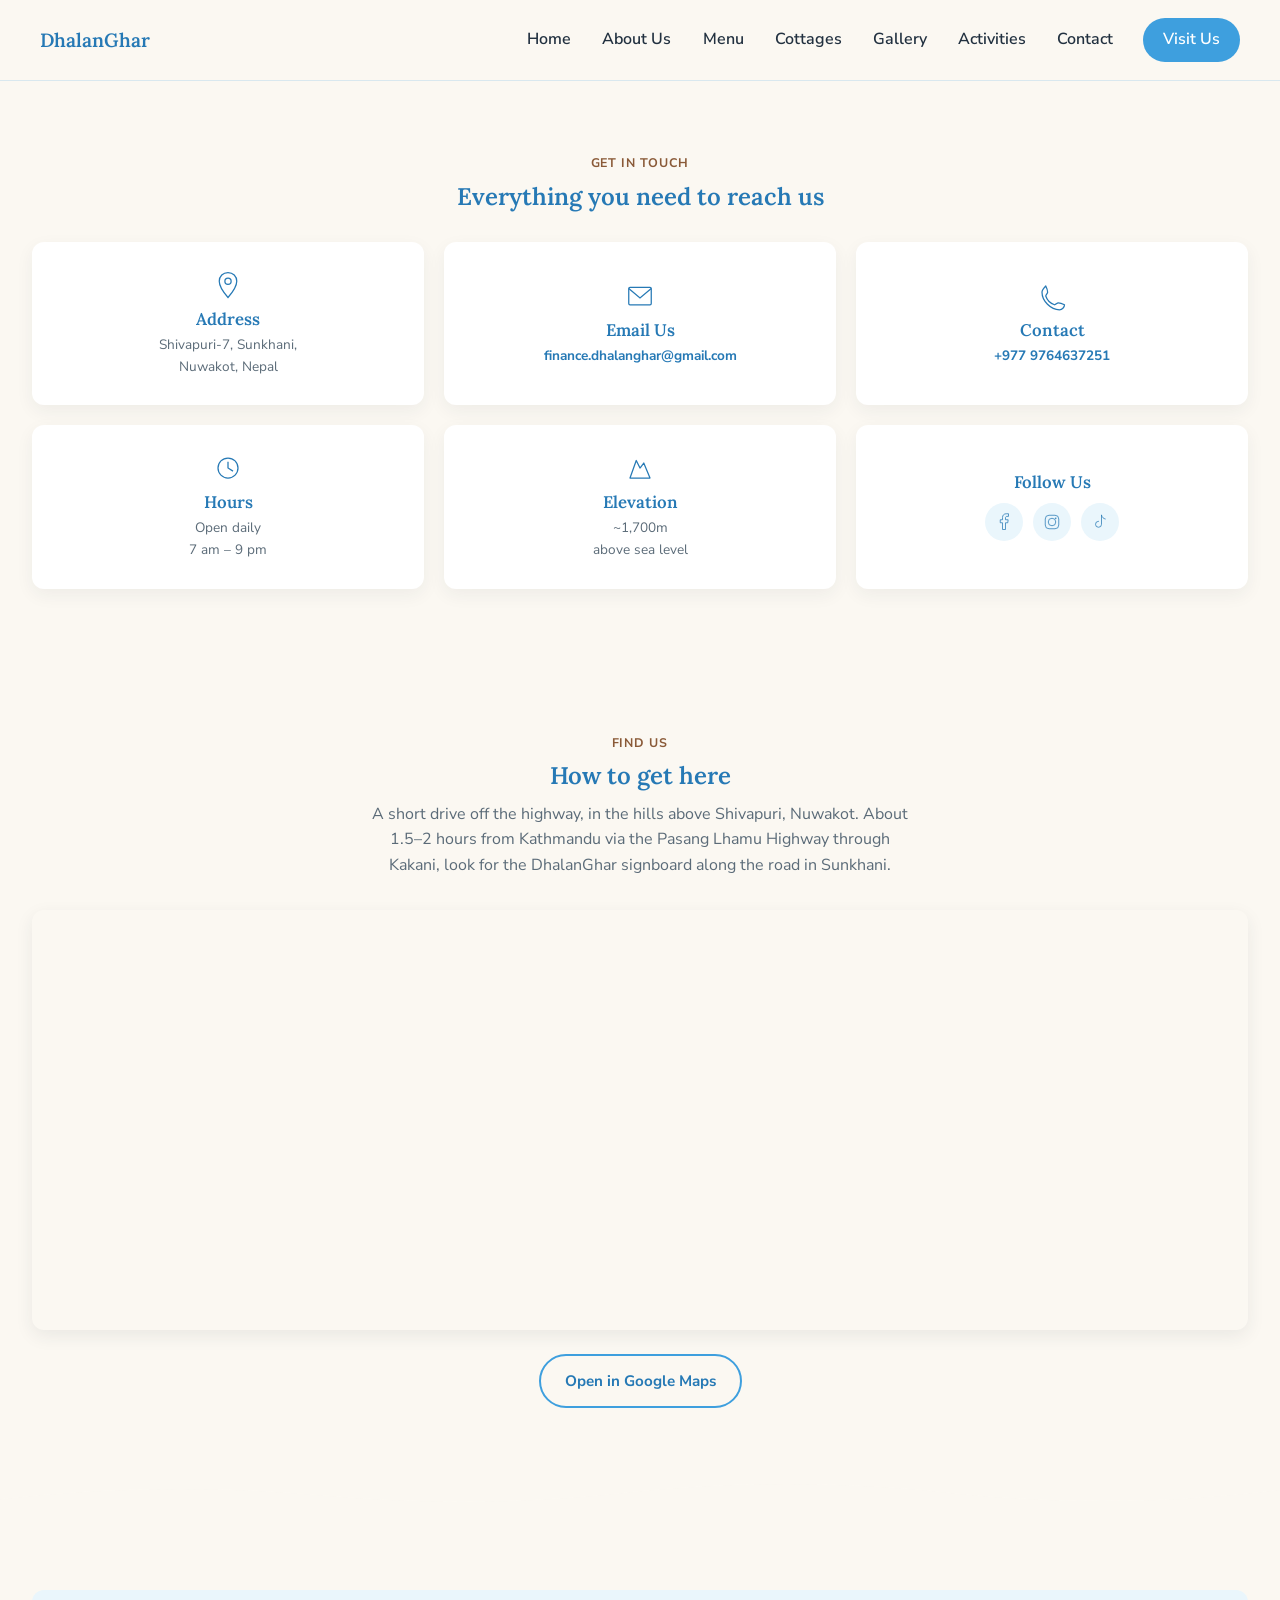
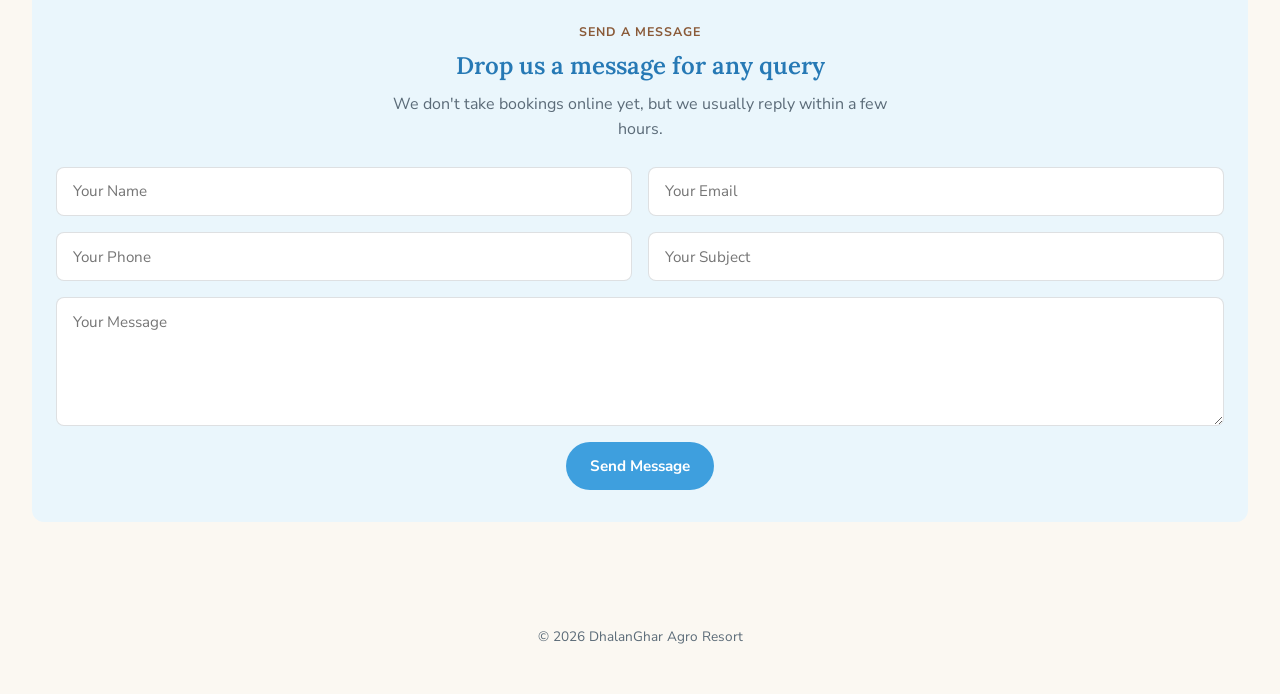
<file: index_contact.html>
<!DOCTYPE html>
<html lang="en">
<head>
<meta charset="UTF-8">
<meta name="viewport" content="width=device-width, initial-scale=1.0">
<title>Contact — Dhalan Ghar Agro Resort</title>
<link rel="preconnect" href="https://fonts.googleapis.com">
<link rel="preconnect" href="https://fonts.gstatic.com" crossorigin>
<link href="https://fonts.googleapis.com/css2?family=Lora:ital,wght@0,500;0,600;1,500&family=Nunito+Sans:wght@400;500;600;700&display=swap" rel="stylesheet">
<link rel="stylesheet" href="style.css">
</head>
<body>

<header class="nav">
     <a href="index.html" class="nav__mark">DhalanGhar</a>

  <button class="nav__toggle" id="navToggle" aria-label="Toggle menu" aria-expanded="false" aria-controls="navLinks">
    <span></span><span></span><span></span>
  </button>

  <nav class="nav__links" id="navLinks">
    <a href="index.html">Home</a>
    <a href="index_about.html">About Us</a>
    <a href="index_menu.html">Menu</a>
    <a href="index_Cottages.html">Cottages</a>
    <a href="index_gallery.html">Gallery</a>
    <a href="index_act.html">Activities</a>
    <a href="index_contact.html">Contact</a>
    <a href="#contact" class="nav__cta">Visit Us</a>
  </nav>
</header>

<main id="top">

  <!-- QUICK INFO CARDS -->
  <section class="contact-cards">
    <div class="section__head">
      <p class="eyebrow eyebrow--dark">Get in Touch</p>
      <h2>Everything you need to reach us</h2>
    </div>
    <div class="contact-cards__grid">
      <div class="contact-card">
        <svg viewBox="0 0 48 48"><path d="M24 4c-8 0-14 6-14 14 0 10 14 26 14 26s14-16 14-26c0-8-6-14-14-14z" fill="none" stroke="currentColor" stroke-width="2"/><circle cx="24" cy="18" r="5" fill="none" stroke="currentColor" stroke-width="2"/></svg>
        <h3>Address</h3>
        <p>Shivapuri-7, Sunkhani,<br>Nuwakot, Nepal</p>
      </div>
      <div class="contact-card">
        <svg viewBox="0 0 48 48"><rect x="6" y="10" width="36" height="28" rx="2" fill="none" stroke="currentColor" stroke-width="2"/><path d="M6 12l18 15L42 12" fill="none" stroke="currentColor" stroke-width="2"/></svg>
        <h3>Email Us</h3>
        <p><a href="mailto:finance.dhalanghar@gmail.com">finance.dhalanghar@gmail.com</a></p>
      </div>
      <div class="contact-card">
        <svg viewBox="0 0 48 48"><path d="M14 8c2 4 3 8 3 10s-3 4-3 6c2 6 8 12 14 14 2 0 4-3 6-3s6 1 10 3c0 4-4 8-8 8-14 0-28-14-28-28 0-4 4-8 6-10z" fill="none" stroke="currentColor" stroke-width="2" stroke-linejoin="round"/></svg>
        <h3>Contact</h3>
        <p><a href="tel:+9779764637251">+977 9764637251</a></p>
      </div>
      <div class="contact-card">
        <svg viewBox="0 0 48 48"><circle cx="24" cy="24" r="16" fill="none" stroke="currentColor" stroke-width="2"/><path d="M24 14v10l8 5" fill="none" stroke="currentColor" stroke-width="2"/></svg>
        <h3>Hours</h3>
        <p>Open daily<br>7 am – 9 pm</p>
      </div>
      <div class="contact-card">
        <svg viewBox="0 0 48 48"><path d="M8 40 L18 12 L24 24 L30 16 L40 40z" fill="none" stroke="currentColor" stroke-width="2" stroke-linejoin="round"/></svg>
        <h3>Elevation</h3>
        <p>~1,700m<br>above sea level</p>
      </div>
      <div class="contact-card">
        <h3>Follow Us</h3>
        <div class="contact-card__socials">
          <a href="https://www.facebook.com/p/DhalanGhar-Agro-Resort-100063863842197/" target="_blank" rel="noopener" aria-label="Facebook">
            <svg viewBox="0 0 48 48"><path d="M28 44V26h6l1-8h-7v-5c0-2 1-4 4-4h4V2h-6c-6 0-10 4-10 10v6h-6v8h6v18z" fill="none" stroke="currentColor" stroke-width="2" stroke-linejoin="round"/></svg>
          </a>
          <a href="https://www.instagram.com/dhalangharagroresort/" target="_blank" rel="noopener" aria-label="Instagram">
            <svg viewBox="0 0 48 48"><rect x="6" y="6" width="36" height="36" rx="10" fill="none" stroke="currentColor" stroke-width="2"/><circle cx="24" cy="24" r="10" fill="none" stroke="currentColor" stroke-width="2"/><circle cx="34" cy="14" r="2" fill="currentColor"/></svg>
          </a>
          <a href="https://www.tiktok.com/@dhalanghar.agro.r" target="_blank" rel="noopener" aria-label="TikTok">
            <svg viewBox="0 0 48 48"><path d="M28 6v24a8 8 0 1 1-8-8" fill="none" stroke="currentColor" stroke-width="2" stroke-linecap="round"/><path d="M28 6c1 5 5 9 10 10" fill="none" stroke="currentColor" stroke-width="2" stroke-linecap="round"/></svg>
          </a>
        </div>
      </div>
    </div>
  </section>

    <!-- MAP -->
  <section class="contact-map">
    <div class="section__head">
      <p class="eyebrow eyebrow--dark">Find Us</p>
      <h2>How to get here</h2>
      <p>A short drive off the highway, in the hills above Shivapuri, Nuwakot.
         About 1.5–2 hours from Kathmandu via the Pasang Lhamu Highway through Kakani, look for the DhalanGhar signboard along the road in Sunkhani.</p>
    </div>
    <div class="contact-map__frame" herf>
      <iframe
        src="https://www.google.com/maps?q=Dhalan+Ghar+Agro+Resort+Nuwakot+Nepal&output=embed"
        width="100%" height="100%" style="border:0;" allowfullscreen=""
        loading="lazy" referrerpolicy="no-referrer-when-downgrade"
        title="Map to Dhalan Ghar Agro Resort"></iframe>
    </div>
    <div class="contact-map__cta">
      <a href="https://www.google.com/maps/search/?api=1&query=Dhalan+Ghar+Agro+Resort+Nuwakot+Nepal" class="btn btn--secondary" target="_blank" rel="noopener">Open in Google Maps</a>
    </div>
  </section>

  <div class="divider" aria-hidden="true">
    <svg viewBox="0 0 1200 60" preserveAspectRatio="none">
      <path d="M0,60 L0,32 Q150,4 300,26 Q450,48 600,20 Q750,-4 900,24 Q1050,48 1200,18 L1200,60 Z"/>
    </svg>
  </div>

  <!-- MESSAGE FORM -->
  <section class="contact-form">
    <div class="contact-form__box">
      <p class="eyebrow eyebrow--dark">Send a Message</p>
      <h2>Drop us a message for any query</h2>
      <p class="contact-form__note">We don't take bookings online yet, but we usually reply within a few hours.</p>
      <form class="contact-form__grid" action="mailto:shankerzee@gmail.com" method="POST" enctype="text/plain">
        <input type="text" name="Name" placeholder="Your Name" required>
        <input type="email" name="Email" placeholder="Your Email" required>
        <input type="tel" name="Phone" placeholder="Your Phone">
        <input type="text" name="Subject" placeholder="Your Subject">
        <textarea name="Message" placeholder="Your Message" rows="5"></textarea>
        <button type="submit" class="btn btn--primary">Send Message</button>
      </form>
    </div>
  </section>

</main>

<footer class="footer">
  <p>© 2026 DhalanGhar Agro Resort</p>
</footer>

<script src="script.js"></script>
</body>
</html>
</file>
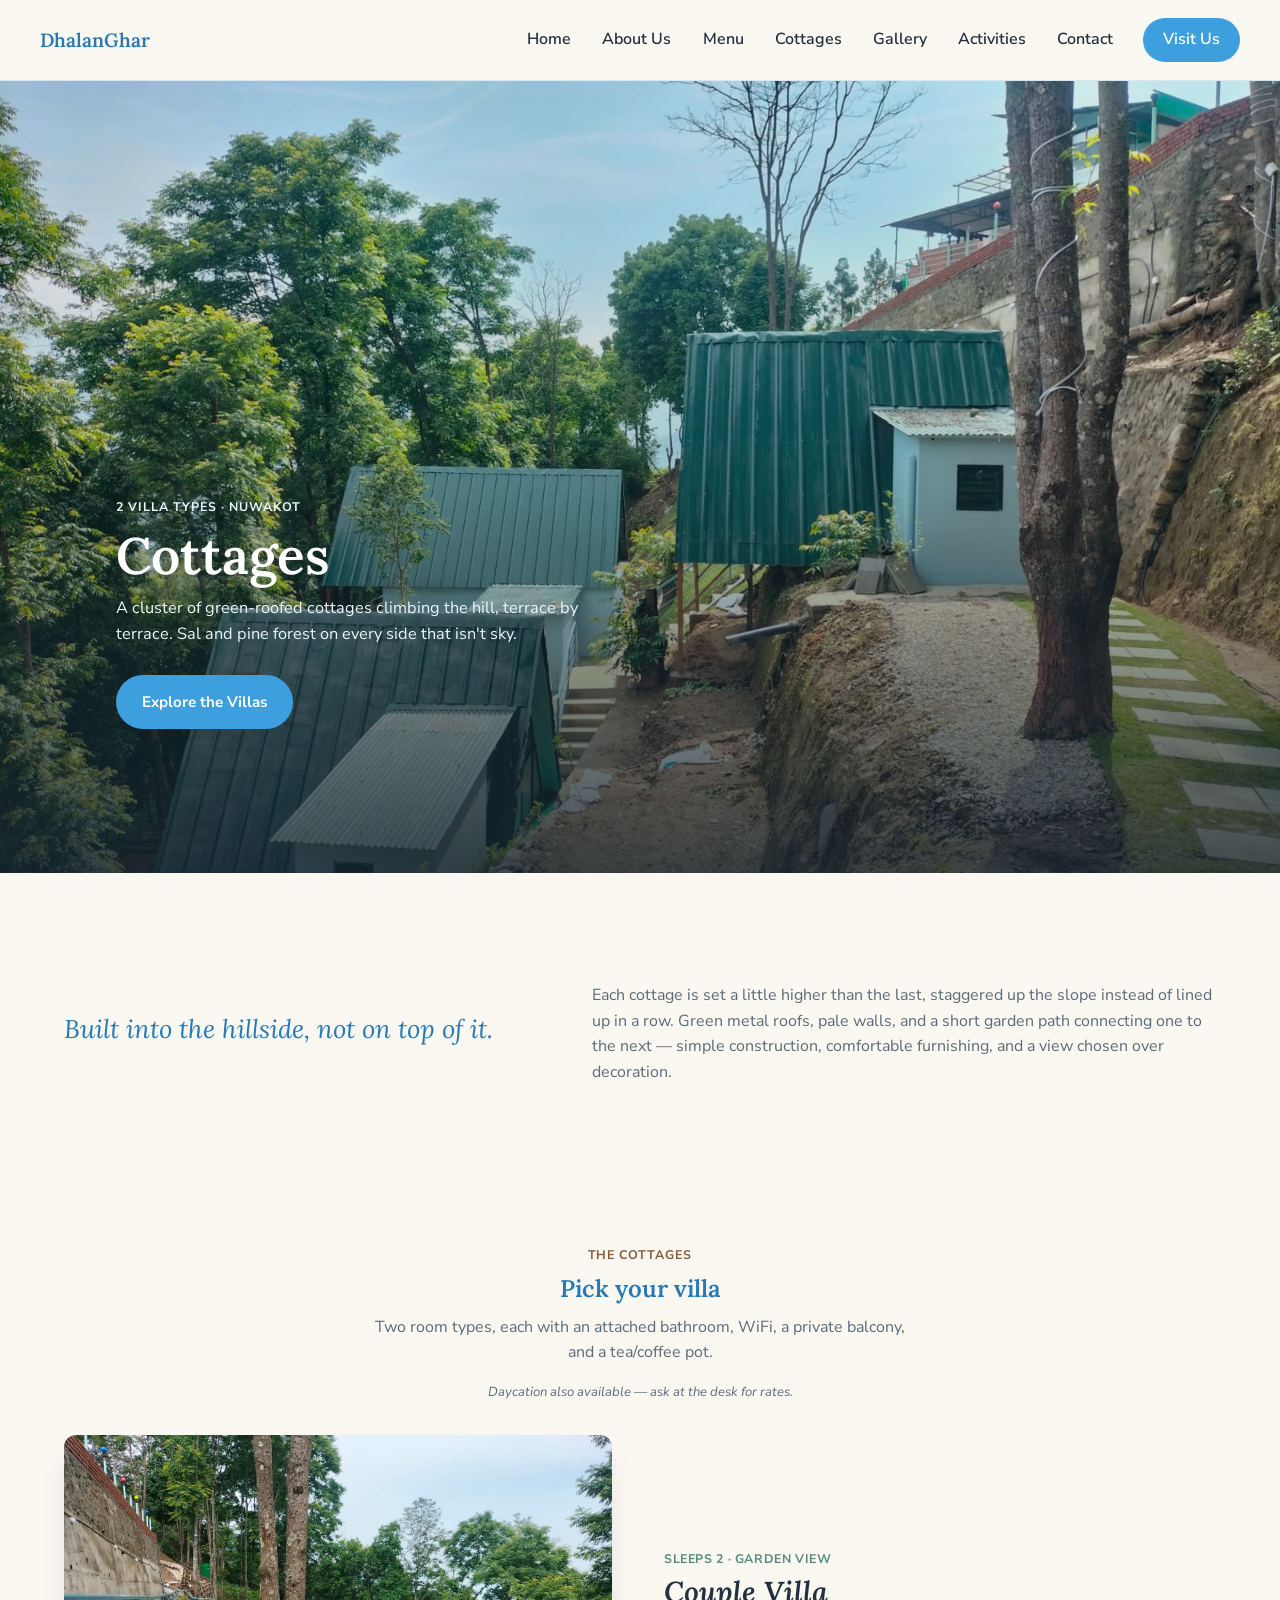
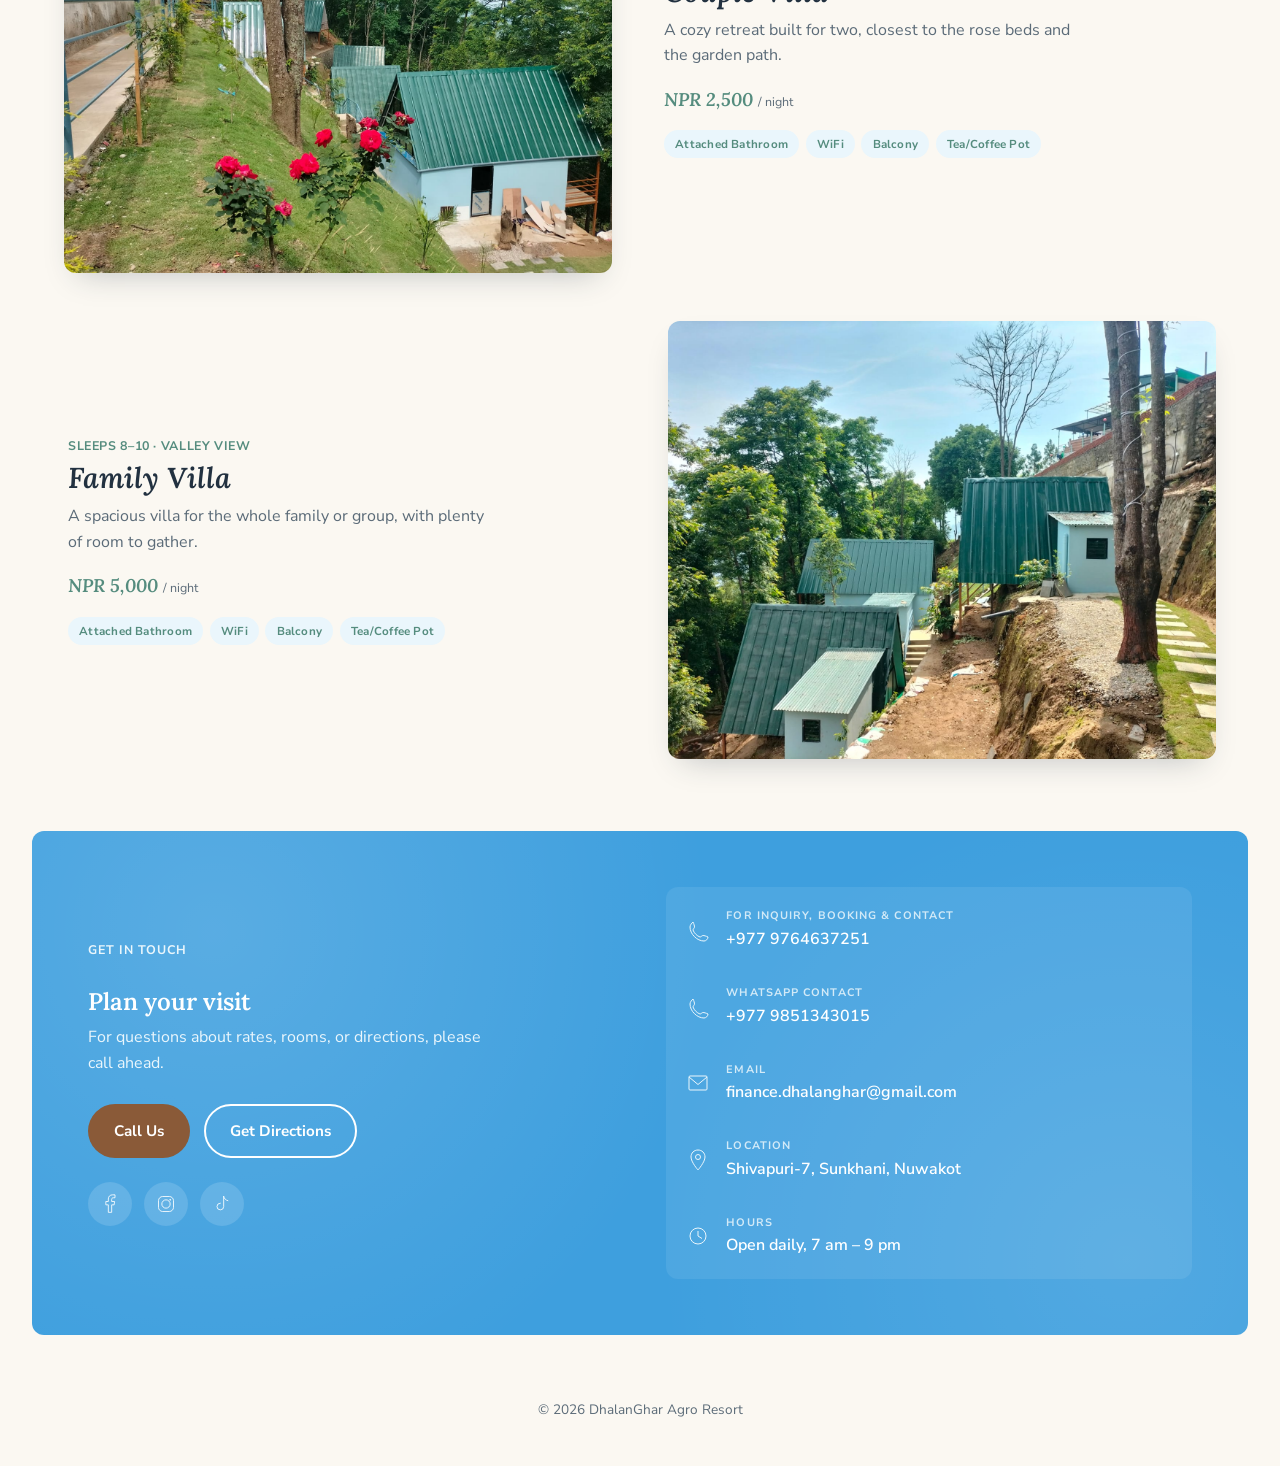
<file: index_Cottages.html>
<!DOCTYPE html>
<html lang="en">
<head>
<meta charset="UTF-8">
<meta name="viewport" content="width=device-width, initial-scale=1.0">
<title>Cottages — Dhalan Ghar Agro Resort</title>
<link rel="preconnect" href="https://fonts.googleapis.com">
<link rel="preconnect" href="https://fonts.gstatic.com" crossorigin>
<link href="https://fonts.googleapis.com/css2?family=Lora:ital,wght@0,500;0,600;1,500&family=Nunito+Sans:wght@400;500;600;700&display=swap" rel="stylesheet">
<link rel="stylesheet" href="style.css">
</head>
<body>

<header class="nav">
  <a href="index.html" class="nav__mark">DhalanGhar</a>

  <button class="nav__toggle" id="navToggle" aria-label="Toggle menu" aria-expanded="false" aria-controls="navLinks">
    <span></span><span></span><span></span>
  </button>

  <nav class="nav__links" id="navLinks">
    <a href="index.html">Home</a>
    <a href="index_about.html">About Us</a>
    <a href="index_menu.html">Menu</a>
    <a href="index_Cottages.html">Cottages</a>
    <a href="index_gallery.html">Gallery</a>
    <a href="index_act.html">Activities</a>
    <a href="index_contact.html">Contact</a>
    <a href="#contact" class="nav__cta">Visit Us</a>
  </nav>
</header>

<main id="top">

  <!-- HERO -->
  <section class="hero" id="home">
    <img class="hero__img" src="images/cottages-hillside.jpeg" alt="Green-roofed cottages climbing the terraced hillside at Dhalan Ghar">
    <div class="hero__scrim"></div>
    <div class="hero__content">
      <p class="eyebrow">2 Villa Types · Nuwakot</p>
      <h1>Cottages</h1>
      <p class="hero__sub">A cluster of green-roofed cottages climbing the hill, terrace by terrace. Sal and pine forest on every side that isn't sky.</p>
      <div class="hero__ctas">
        <a href="#cottages" class="btn btn--primary">Explore the Villas</a>
      </div>
    </div>
  </section>

  <div class="divider" aria-hidden="true">
    <svg viewBox="0 0 1200 60" preserveAspectRatio="none">
      <path d="M0,60 L0,32 Q150,4 300,26 Q450,48 600,20 Q750,-4 900,24 Q1050,48 1200,18 L1200,60 Z"/>
    </svg>
  </div>

  <!-- ABOUT -->
  <section class="about">
    <div class="about__grid">
      <p class="about__lede">Built into the hillside, not on top of it.</p>
      <p class="about__body">
        Each cottage is set a little higher than the last, staggered up the slope instead of lined up in
        a row. Green metal roofs, pale walls, and a short garden path connecting one to the next —
        simple construction, comfortable furnishing, and a view chosen over decoration.
      </p>
    </div>
  </section>

  <!-- COTTAGES -->
  <section class="cottages" id="cottages">
    <div class="section__head">
      <p class="eyebrow eyebrow--dark">The Cottages</p>
      <h2>Pick your villa</h2>
      <p>Two room types, each with an attached bathroom, WiFi, a private balcony, and a tea/coffee pot.</p>
      <p class="cottages__note">Daycation also available — ask at the desk for rates.</p>
    </div>
    <div class="villa-spotlight">
      <article class="villa-spotlight__item">
        <div class="villa-spotlight__media">
          <img src="images/cottages-roses.jpeg" alt="Couple villa cottage with roses at the entrance">
        </div>
        <div class="villa-spotlight__body">
          <p class="villa-spotlight__eyebrow">Sleeps 2 · Garden View</p>
          <h3 class="villa-spotlight__title">Couple Villa</h3>
          <p class="villa-spotlight__desc">A cozy retreat built for two, closest to the rose beds and the garden path.</p>
          <p class="villa-spotlight__price">NPR 2,500 <span>/ night</span></p>
          <ul class="villa-spotlight__tags">
            <li>Attached Bathroom</li>
            <li>WiFi</li>
            <li>Balcony</li>
            <li>Tea/Coffee Pot</li>
          </ul>
        </div>
      </article>

      <article class="villa-spotlight__item villa-spotlight__item--reverse">
        <div class="villa-spotlight__media">
          <img src="images/cottages-hillside.jpeg" alt="Family villa on the hillside">
        </div>
        <div class="villa-spotlight__body">
          <p class="villa-spotlight__eyebrow">Sleeps 8–10 · Valley View</p>
          <h3 class="villa-spotlight__title">Family Villa</h3>
          <p class="villa-spotlight__desc">A spacious villa for the whole family or group, with plenty of room to gather.</p>
          <p class="villa-spotlight__price">NPR 5,000 <span>/ night</span></p>
          <ul class="villa-spotlight__tags">
            <li>Attached Bathroom</li>
            <li>WiFi</li>
            <li>Balcony</li>
            <li>Tea/Coffee Pot</li>
          </ul>
        </div>
      </article>
    </div>
  </section>

  <!-- CONTACT -->
 <section class="contact" id="contact">
    <div class="contact__inner">
      <div class="contact__intro">
        <p class="eyebrow">Get in Touch</p>
        <h2>Plan your visit</h2>
        <p>For questions about rates, rooms, or directions, please call ahead.</p>
        <div class="contact__ctas">
          <a href="tel:+9779764637251" class="btn btn--primary">Call Us</a>
          <a href="https://www.google.com/maps/search/?api=1&query=Dhalan+Ghar+Agro+Resort+Nuwakot+Nepal" class="btn btn--secondary" target="_blank" rel="noopener">Get Directions</a>
        </div>
        <div class="contact__socials">
          <a class="contact__social" href="https://www.facebook.com/p/DhalanGhar-Agro-Resort-100063863842197/" target="_blank" rel="noopener" aria-label="Facebook">
            <svg viewBox="0 0 48 48"><path d="M28 44V26h6l1-8h-7v-5c0-2 1-4 4-4h4V2h-6c-6 0-10 4-10 10v6h-6v8h6v18z" fill="none" stroke="currentColor" stroke-width="2" stroke-linejoin="round"/></svg>
          </a>
          <a class="contact__social" href="https://www.instagram.com/dhalangharagroresort/" target="_blank" rel="noopener" aria-label="Instagram">
            <svg viewBox="0 0 48 48"><rect x="6" y="6" width="36" height="36" rx="10" fill="none" stroke="currentColor" stroke-width="2"/><circle cx="24" cy="24" r="10" fill="none" stroke="currentColor" stroke-width="2"/><circle cx="34" cy="14" r="2" fill="currentColor"/></svg>
          </a>
          <a class="contact__social" href="https://www.tiktok.com/@dhalanghar.agro.r" target="_blank" rel="noopener" aria-label="TikTok">
            <svg viewBox="0 0 48 48"><path d="M28 6v24a8 8 0 1 1-8-8" fill="none" stroke="currentColor" stroke-width="2" stroke-linecap="round"/><path d="M28 6c1 5 5 9 10 10" fill="none" stroke="currentColor" stroke-width="2" stroke-linecap="round"/></svg>
          </a>
        </div>
      </div>

      <div class="contact__details">
        <a class="contact__row" href="tel:+9779764637251">
          <svg viewBox="0 0 48 48"><path d="M14 8c2 4 3 8 3 10s-3 4-3 6c2 6 8 12 14 14 2 0 4-3 6-3s6 1 10 3c0 4-4 8-8 8-14 0-28-14-28-28 0-4 4-8 6-10z" fill="none" stroke="currentColor" stroke-width="2" stroke-linejoin="round"/></svg>
          <div><span>For inquiry, Booking & Contact</span>+977 9764637251</div>
        </a>
        <a class="contact__row" href="tel:+9779851343015">
          <svg viewBox="0 0 48 48"><path d="M14 8c2 4 3 8 3 10s-3 4-3 6c2 6 8 12 14 14 2 0 4-3 6-3s6 1 10 3c0 4-4 8-8 8-14 0-28-14-28-28 0-4 4-8 6-10z" fill="none" stroke="currentColor" stroke-width="2" stroke-linejoin="round"/></svg>
          <div><span>Whatsapp Contact</span>+977 9851343015</div>
        </a>
        <a class="contact__row" href="mailto:shankerzee@gmail.com">
          <svg viewBox="0 0 48 48"><rect x="6" y="10" width="36" height="28" rx="2" fill="none" stroke="currentColor" stroke-width="2"/><path d="M6 12l18 15L42 12" fill="none" stroke="currentColor" stroke-width="2"/></svg>
          <div><span>Email</span>finance.dhalanghar@gmail.com</div>
        </a>
        <div class="contact__row contact__row--static">
          <svg viewBox="0 0 48 48"><path d="M24 4c-8 0-14 6-14 14 0 10 14 26 14 26s14-16 14-26c0-8-6-14-14-14z" fill="none" stroke="currentColor" stroke-width="2"/><circle cx="24" cy="18" r="5" fill="none" stroke="currentColor" stroke-width="2"/></svg>
          <div><span>Location</span>Shivapuri-7, Sunkhani, Nuwakot</div>
        </div>
        <div class="contact__row contact__row--static">
          <svg viewBox="0 0 48 48"><circle cx="24" cy="24" r="16" fill="none" stroke="currentColor" stroke-width="2"/><path d="M24 14v10l8 5" fill="none" stroke="currentColor" stroke-width="2"/></svg>
          <div><span>Hours</span>Open daily, 7 am – 9 pm</div>
        </div>
      </div>
    </div>
  </section> 
</main>

<footer class="footer">
  <p>© 2026 DhalanGhar Agro Resort</p>
</footer>

<script src="script.js"></script>
</body>
</html>
</file>
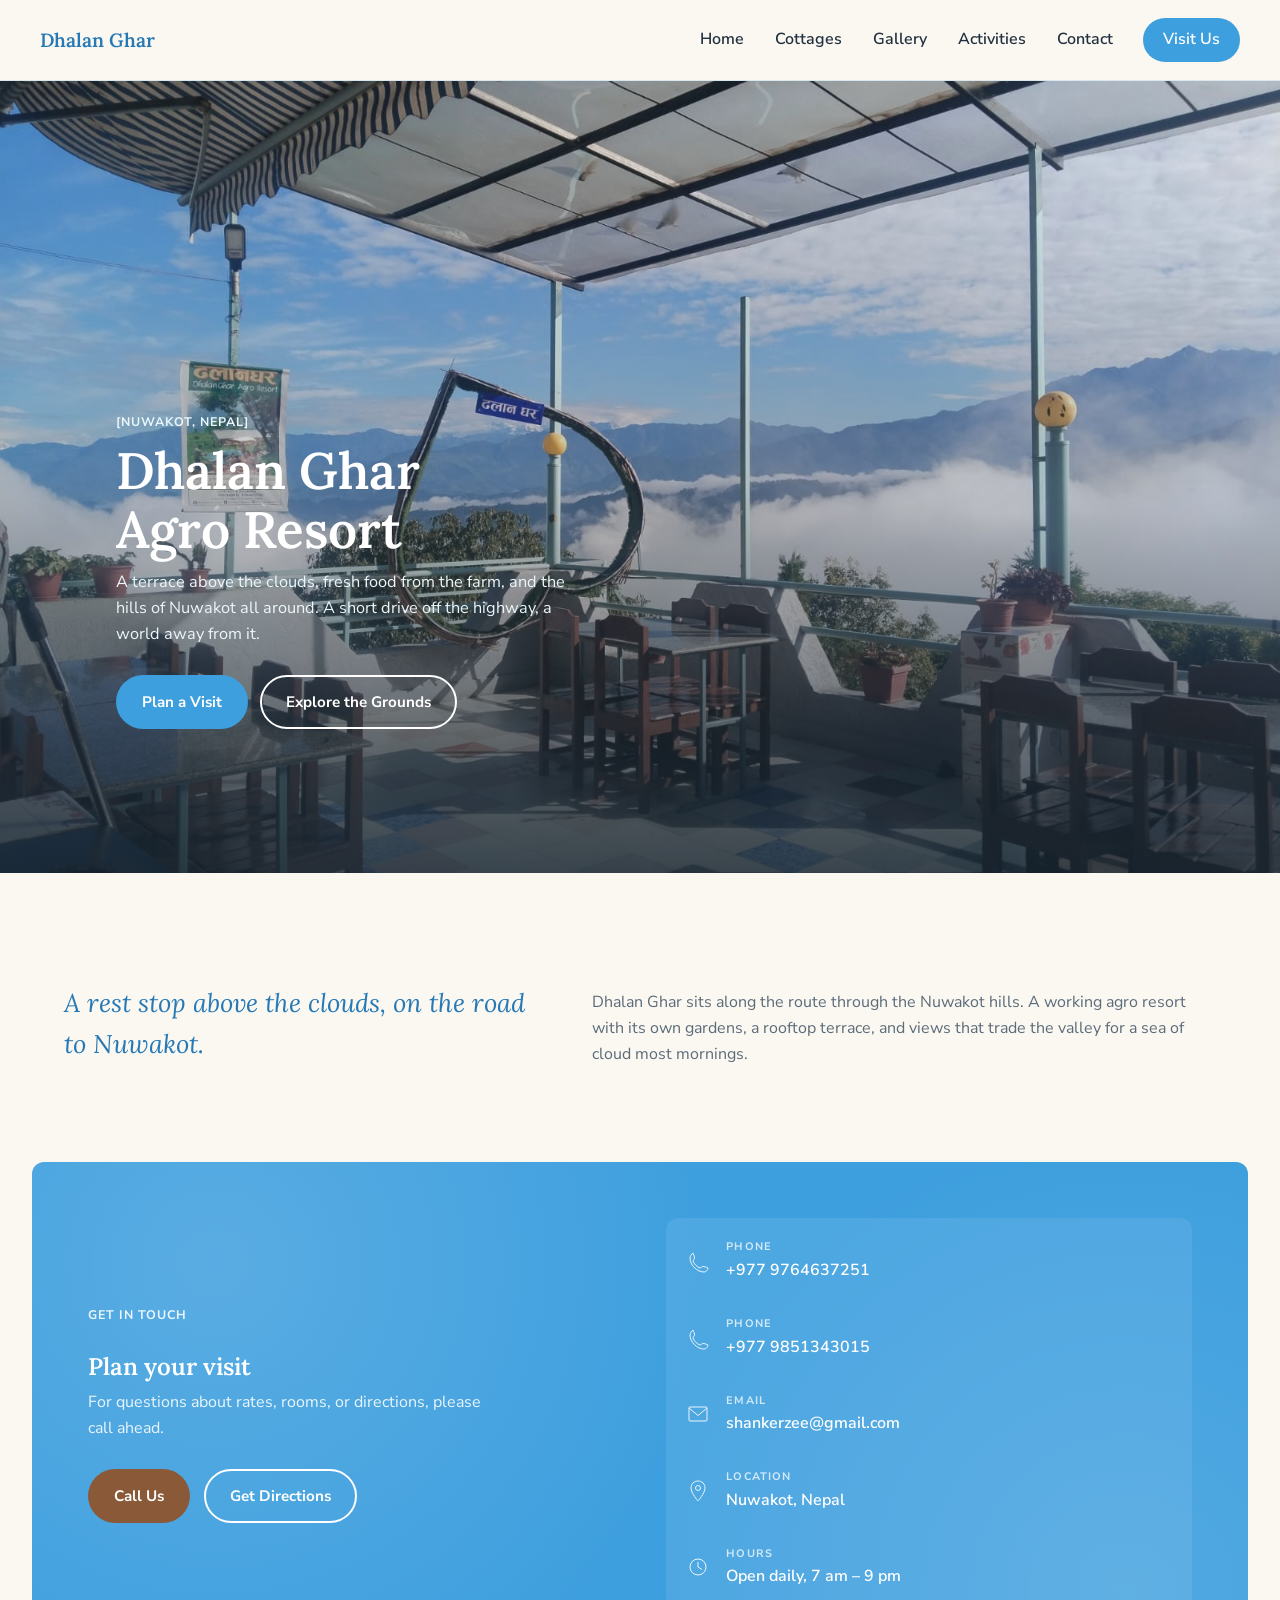
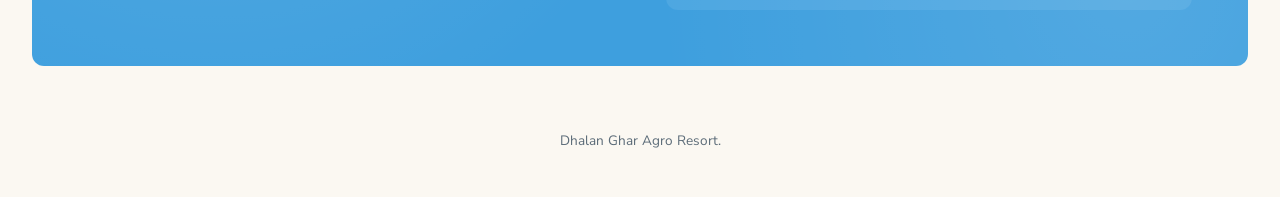
<file: index_home.html>
<!DOCTYPE html>
<html lang="en">
<head>
<meta charset="UTF-8">
<meta name="viewport" content="width=device-width, initial-scale=1.0">
<title>Dhalan Ghar Agro Resort</title>
<link rel="preconnect" href="https://fonts.googleapis.com">
<link rel="preconnect" href="https://fonts.gstatic.com" crossorigin>
<link href="https://fonts.googleapis.com/css2?family=Lora:ital,wght@0,500;0,600;1,500&family=Nunito+Sans:wght@400;500;600;700&display=swap" rel="stylesheet">
<link rel="stylesheet" href="style.css">
</head>
<body>

<header class="nav">
  <a href="#top" class="nav__mark">Dhalan Ghar</a>

  <button class="nav__toggle" id="navToggle" aria-label="Toggle menu" aria-expanded="false" aria-controls="navLinks">
    <span></span><span></span><span></span>
  </button>

  <nav class="nav__links" id="navLinks">
    <a href="index_home.html">Home</a>
    <a href="index_Cottages.html">Cottages</a>
    <a href="index_gallery.html">Gallery</a>
    <a href="index_act.html">Activities</a>
    <a href="#contact">Contact</a>
    <a href="#contact" class="nav__cta">Visit Us</a>
  </nav>
</header>

<main id="top">

  <!-- HERO -->
  <section class="hero" id="home">
    <img class="hero__img" src="images/terrace-new.jpeg" alt="Rooftop terrace of Dhalan Ghar with wooden chairs, overlooking mountains and a sea of clouds">
    <div class="hero__scrim"></div>
    <div class="hero__content">
       <p class="eyebrow">[Nuwakot, Nepal]</p>
      <h1>Dhalan Ghar<br>Agro Resort</h1>
      <p class="hero__sub">A terrace above the clouds, fresh food from the farm, and the hills of Nuwakot all around. A short drive off the highway, a world away from it.</p>
      <div class="hero__ctas">
        <a href="#contact" class="btn btn--primary">Plan a Visit</a>
        <a href="#grounds" class="btn btn--secondary">Explore the Grounds</a>
      </div>
    </div>
  </section>

  <div class="divider" aria-hidden="true">
    <svg viewBox="0 0 1200 60" preserveAspectRatio="none">
      <path d="M0,60 L0,32 Q150,4 300,26 Q450,48 600,20 Q750,-4 900,24 Q1050,48 1200,18 L1200,60 Z"/>
    </svg>
  </div>

  <!-- ABOUT -->
  <section class="about">
    <div class="about__grid">
      <p class="about__lede">A rest stop above the clouds, on the road to Nuwakot.</p>
      <p class="about__body">
        Dhalan Ghar sits along the route through the Nuwakot hills. A working agro resort with its own
        gardens, a rooftop terrace, and views that trade the valley for a sea of cloud most mornings.
      </p>
    </div>
  </section>

  <!-- CONTACT -->
  <section class="contact" id="contact">
    <div class="contact__inner">
      <div class="contact__intro">
        <p class="eyebrow">Get in Touch</p>
        <h2>Plan your visit</h2>
        <p>For questions about rates, rooms, or directions, please call ahead.</p>
        <div class="contact__ctas">
          <a href="tel:+9779764637251" class="btn btn--primary">Call Us</a>
          <a href="https://www.google.com/maps/search/?api=1&query=Dhalan+Ghar+Agro+Resort+Nuwakot+Nepal" class="btn btn--secondary" target="_blank" rel="noopener">Get Directions</a>
        </div>
      </div>

      <div class="contact__details">
        <a class="contact__row" href="tel:+9779764637251">
          <svg viewBox="0 0 48 48"><path d="M14 8c2 4 3 8 3 10s-3 4-3 6c2 6 8 12 14 14 2 0 4-3 6-3s6 1 10 3c0 4-4 8-8 8-14 0-28-14-28-28 0-4 4-8 6-10z" fill="none" stroke="currentColor" stroke-width="2" stroke-linejoin="round"/></svg>
          <div><span>Phone</span>+977 9764637251</div>
        </a>
        <a class="contact__row" href="tel:+9779851343015">
          <svg viewBox="0 0 48 48"><path d="M14 8c2 4 3 8 3 10s-3 4-3 6c2 6 8 12 14 14 2 0 4-3 6-3s6 1 10 3c0 4-4 8-8 8-14 0-28-14-28-28 0-4 4-8 6-10z" fill="none" stroke="currentColor" stroke-width="2" stroke-linejoin="round"/></svg>
          <div><span>Phone</span>+977 9851343015</div>
        </a>
        <a class="contact__row" href="mailto:shankerzee@gmail.com">
          <svg viewBox="0 0 48 48"><rect x="6" y="10" width="36" height="28" rx="2" fill="none" stroke="currentColor" stroke-width="2"/><path d="M6 12l18 15L42 12" fill="none" stroke="currentColor" stroke-width="2"/></svg>
          <div><span>Email</span>shankerzee@gmail.com</div>
        </a>
        <div class="contact__row contact__row--static">
          <svg viewBox="0 0 48 48"><path d="M24 4c-8 0-14 6-14 14 0 10 14 26 14 26s14-16 14-26c0-8-6-14-14-14z" fill="none" stroke="currentColor" stroke-width="2"/><circle cx="24" cy="18" r="5" fill="none" stroke="currentColor" stroke-width="2"/></svg>
          <div><span>Location</span>Nuwakot, Nepal</div>
        </div>
        <div class="contact__row contact__row--static">
          <svg viewBox="0 0 48 48"><circle cx="24" cy="24" r="16" fill="none" stroke="currentColor" stroke-width="2"/><path d="M24 14v10l8 5" fill="none" stroke="currentColor" stroke-width="2"/></svg>
          <div><span>Hours</span>Open daily, 7 am – 9 pm</div>
        </div>
      </div>
    </div>
  </section>

</main>

<footer class="footer">
  <p>Dhalan Ghar Agro Resort.</p>
</footer>

<script src="script.js"></script>
</body>
</html>
</file>
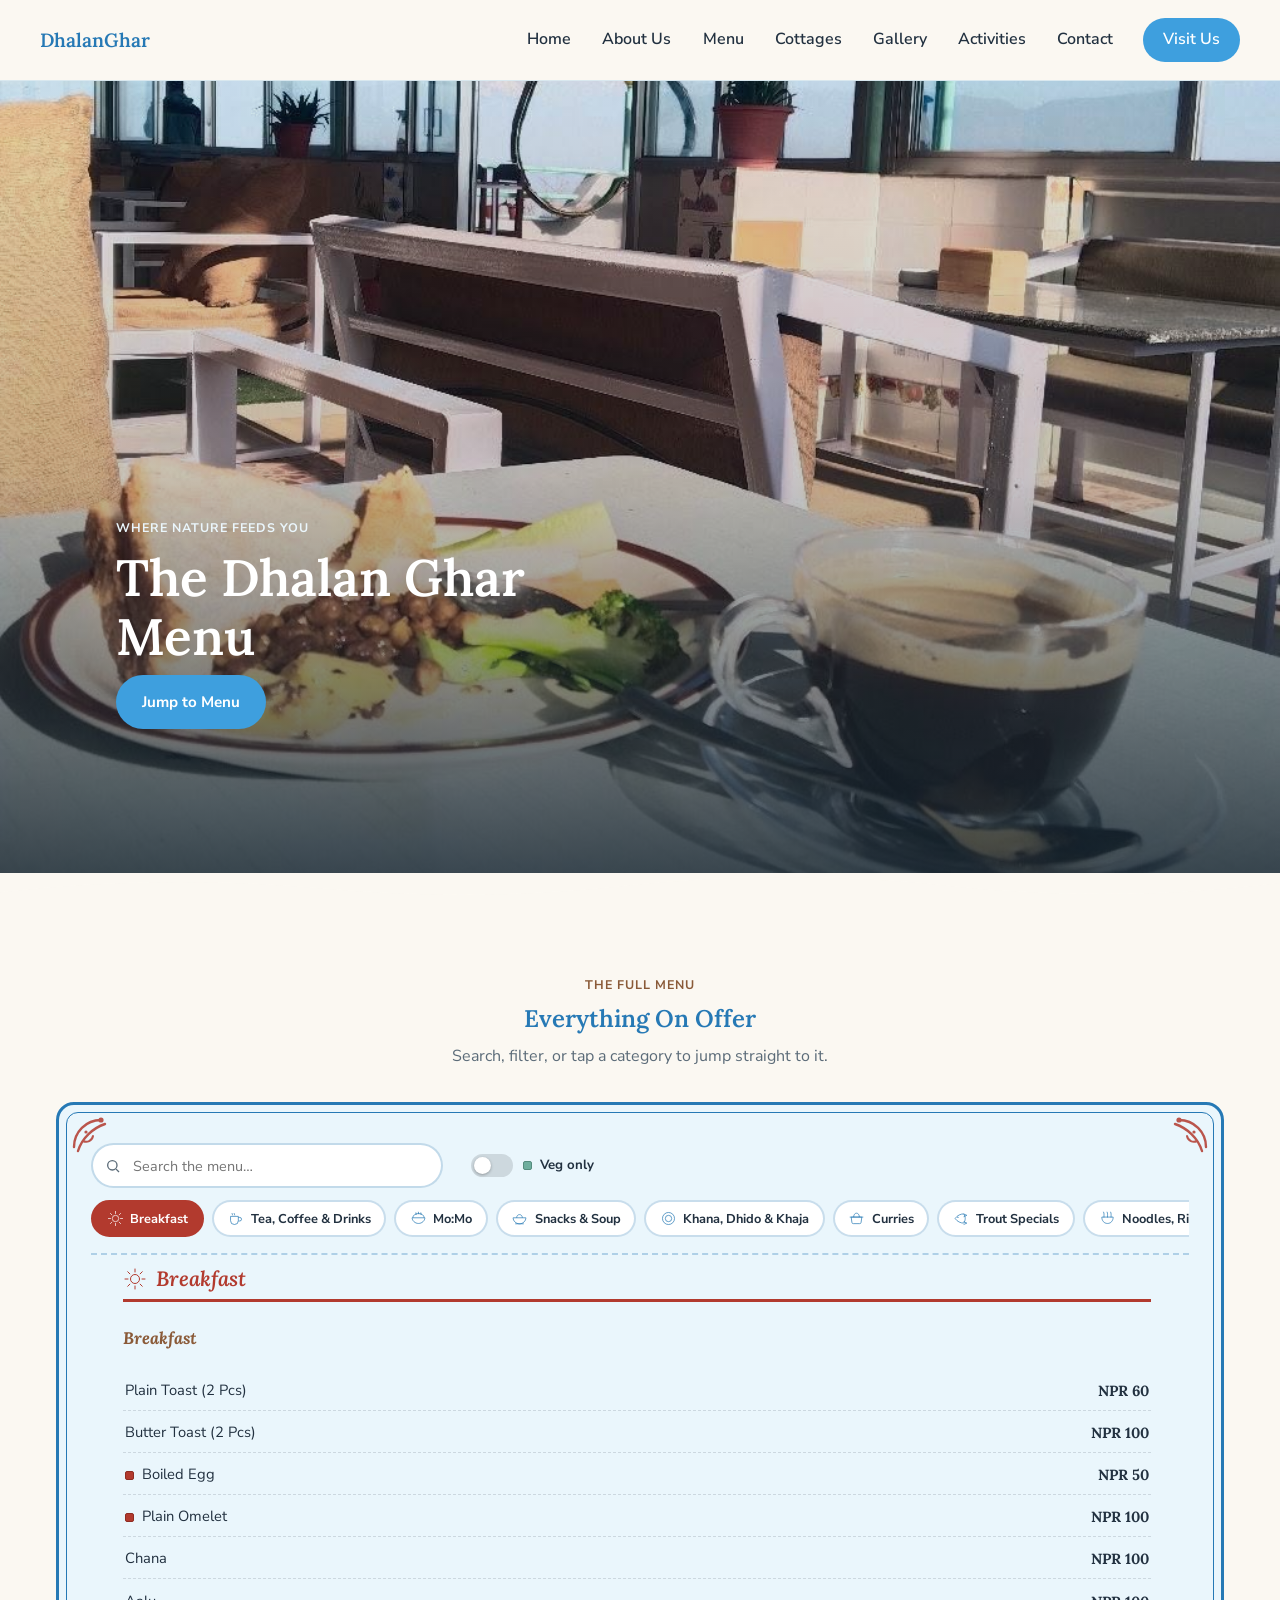
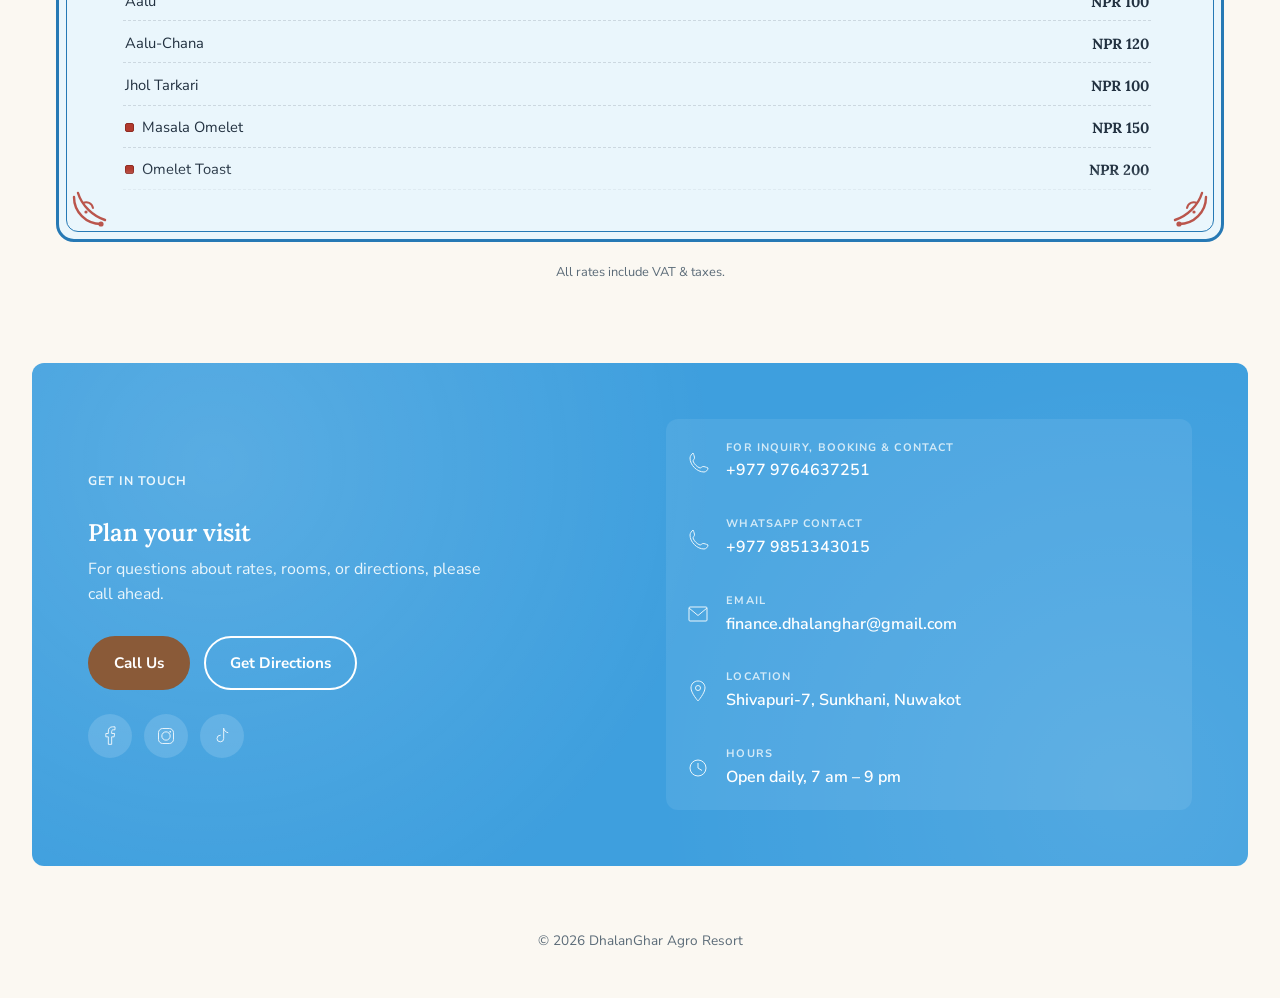
<file: index_menu.html>
<!DOCTYPE html>
<html lang="en">
<head>
<meta charset="UTF-8">
<meta name="viewport" content="width=device-width, initial-scale=1.0">
<title>Menu — Dhalan Ghar Agro Resort</title>
<link rel="preconnect" href="https://fonts.googleapis.com">
<link rel="preconnect" href="https://fonts.gstatic.com" crossorigin>
<link href="https://fonts.googleapis.com/css2?family=Lora:ital,wght@0,500;0,600;1,500&family=Nunito+Sans:wght@400;500;600;700&display=swap" rel="stylesheet">
<link rel="stylesheet" href="style.css">
</head>
<body>

<header class="nav">
  <a href="index.html" class="nav__mark">DhalanGhar</a>

  <button class="nav__toggle" id="navToggle" aria-label="Toggle menu" aria-expanded="false" aria-controls="navLinks">
    <span></span><span></span><span></span>
  </button>

  <nav class="nav__links" id="navLinks">
    <a href="index.html">Home</a>
    <a href="index_about.html">About Us</a>
    <a href="index_menu.html">Menu</a>
    <a href="index_Cottages.html">Cottages</a>
    <a href="index_gallery.html">Gallery</a>
    <a href="index_act.html">Activities</a>
    <a href="index_contact.html">Contact</a>
    <a href="index_contact.html" class="nav__cta">Visit Us</a>
  </nav>
</header>

<main id="top">

  <!-- PAGE HERO -->
  <section class="hero">
    <img class="hero__img hero__img--dining" src="images/dining-breakfast-view.jpg" alt="Breakfast plate and coffee on the terrace table, mountains in the background">
    <div class="hero__scrim"></div>
    <div class="hero__content">
      <p class="eyebrow">Where Nature Feeds You</p>
      <h1>The Dhalan Ghar Menu</h1>
      <div class="hero__ctas">
        <a href="#menu" class="btn btn--primary">Jump to Menu</a>
      </div>
    </div>
  </section>

  <div class="divider" aria-hidden="true">
    <svg viewBox="0 0 1200 60" preserveAspectRatio="none">
      <path d="M0,60 L0,32 Q150,4 300,26 Q450,48 600,20 Q750,-4 900,24 Q1050,48 1200,18 L1200,60 Z"/>
    </svg>
  </div>

<!-- FULL MENU — search, veg filter, category nav -->
  <section class="menu" id="menu">
    <div class="section__head">
      <p class="eyebrow eyebrow--dark">The Full Menu</p>
      <h2>Everything On Offer</h2>
      <p>Search, filter, or tap a category to jump straight to it.</p>
    </div>

    <div class="menu-frame">
      <svg class="menu-frame__corner menu-frame__corner--tl" viewBox="0 0 46 46" aria-hidden="true">
        <path d="M3 30C3 15 15 3 30 3M7 34c4-13 15-23 27-27" fill="none" stroke="currentColor" stroke-width="2.4" stroke-linecap="round"/>
        <circle cx="30" cy="3" r="2.6" fill="currentColor"/>
        <circle cx="15" cy="15" r="1.6" fill="currentColor"/>
        <path d="M12 24c4 2 9 0 10-5" fill="none" stroke="currentColor" stroke-width="2" stroke-linecap="round"/>
      </svg>
      <svg class="menu-frame__corner menu-frame__corner--tr" viewBox="0 0 46 46" aria-hidden="true">
        <path d="M3 30C3 15 15 3 30 3M7 34c4-13 15-23 27-27" fill="none" stroke="currentColor" stroke-width="2.4" stroke-linecap="round"/>
        <circle cx="30" cy="3" r="2.6" fill="currentColor"/>
        <circle cx="15" cy="15" r="1.6" fill="currentColor"/>
        <path d="M12 24c4 2 9 0 10-5" fill="none" stroke="currentColor" stroke-width="2" stroke-linecap="round"/>
      </svg>
      <svg class="menu-frame__corner menu-frame__corner--bl" viewBox="0 0 46 46" aria-hidden="true">
        <path d="M3 30C3 15 15 3 30 3M7 34c4-13 15-23 27-27" fill="none" stroke="currentColor" stroke-width="2.4" stroke-linecap="round"/>
        <circle cx="30" cy="3" r="2.6" fill="currentColor"/>
        <circle cx="15" cy="15" r="1.6" fill="currentColor"/>
        <path d="M12 24c4 2 9 0 10-5" fill="none" stroke="currentColor" stroke-width="2" stroke-linecap="round"/>
      </svg>
      <svg class="menu-frame__corner menu-frame__corner--br" viewBox="0 0 46 46" aria-hidden="true">
        <path d="M3 30C3 15 15 3 30 3M7 34c4-13 15-23 27-27" fill="none" stroke="currentColor" stroke-width="2.4" stroke-linecap="round"/>
        <circle cx="30" cy="3" r="2.6" fill="currentColor"/>
        <circle cx="15" cy="15" r="1.6" fill="currentColor"/>
        <path d="M12 24c4 2 9 0 10-5" fill="none" stroke="currentColor" stroke-width="2" stroke-linecap="round"/>
      </svg>

      <div class="menu-frame__inner">
        <div class="menu-toolbar">
          <div class="menu-toolbar__controls">
            <div class="menu-search">
              <svg class="menu-search__icon" viewBox="0 0 24 24" fill="none" stroke="currentColor" stroke-width="2"><circle cx="11" cy="11" r="7"/><line x1="21" y1="21" x2="16.65" y2="16.65"/></svg>
              <input type="text" id="menuSearch" placeholder="Search the menu…" autocomplete="off">
              <button type="button" class="menu-search__clear" aria-label="Clear search">&times;</button>
            </div>
            <span class="menu-search__count" id="menuCount"></span>
            <label class="menu-diet-toggle">
              <span class="menu-switch">
                <input type="checkbox" id="vegOnlyToggle">
                <span class="menu-switch__track"></span>
                <span class="menu-switch__thumb"></span>
              </span>
              <span class="menu-diet-toggle__label"><span class="menu-dot menu-dot--veg"></span>Veg only</span>
            </label>
          </div>
          <div class="menu-chips" id="menuChips">
<button type="button" class="menu-chip is-active" data-target="cat-breakfast"><svg viewBox="0 0 48 48" aria-hidden="true"><circle cx="24" cy="24" r="9" fill="none" stroke="currentColor" stroke-width="2"/><path d="M24 4v6M24 38v6M4 24h6M38 24h6M9.5 9.5l4.2 4.2M34.3 34.3l4.2 4.2M9.5 38.5l4.2-4.2M34.3 13.7l4.2-4.2" stroke="currentColor" stroke-width="2" stroke-linecap="round"/></svg><span>Breakfast</span></button><button type="button" class="menu-chip" data-target="cat-drinks"><svg viewBox="0 0 48 48" aria-hidden="true"><path d="M10 18h22v12a11 11 0 0 1-11 11 11 11 0 0 1-11-11V18z" fill="none" stroke="currentColor" stroke-width="2"/><path d="M32 21h4a5 5 0 0 1 0 10h-4" fill="none" stroke="currentColor" stroke-width="2"/><path d="M14 10c0 2 2 2 2 4M20 10c0 2 2 2 2 4" stroke="currentColor" stroke-width="2" stroke-linecap="round"/></svg><span>Tea, Coffee &amp; Drinks</span></button><button type="button" class="menu-chip" data-target="cat-momo"><svg viewBox="0 0 48 48" aria-hidden="true"><path d="M8 22c0-7 7-12 16-12s16 5 16 12" fill="none" stroke="currentColor" stroke-width="2"/><path d="M6 22h36c0 8-8 16-18 16S6 30 6 22z" fill="none" stroke="currentColor" stroke-width="2" stroke-linejoin="round"/><path d="M17 8c1 2-1 3 0 5M24 6c1 2-1 3 0 5M31 8c1 2-1 3 0 5" stroke="currentColor" stroke-width="2" stroke-linecap="round"/></svg><span>Mo:Mo</span></button><button type="button" class="menu-chip" data-target="cat-snacks"><svg viewBox="0 0 48 48" aria-hidden="true"><path d="M6 22h36c0 9-8 17-18 17S6 31 6 22z" fill="none" stroke="currentColor" stroke-width="2" stroke-linejoin="round"/><path d="M16 22c0-5 3-9 8-9s8 4 8 9" fill="none" stroke="currentColor" stroke-width="2"/><path d="M13 39h22" stroke="currentColor" stroke-width="2" stroke-linecap="round"/></svg><span>Snacks &amp; Soup</span></button><button type="button" class="menu-chip" data-target="cat-khana"><svg viewBox="0 0 48 48" aria-hidden="true"><circle cx="24" cy="24" r="17" fill="none" stroke="currentColor" stroke-width="2"/><circle cx="24" cy="24" r="9" fill="none" stroke="currentColor" stroke-width="2"/></svg><span>Khana, Dhido &amp; Khaja</span></button><button type="button" class="menu-chip" data-target="cat-curry"><svg viewBox="0 0 48 48" aria-hidden="true"><path d="M9 20h30l-2 15a4 4 0 0 1-4 3.5H15A4 4 0 0 1 11 35z" fill="none" stroke="currentColor" stroke-width="2" stroke-linejoin="round"/><path d="M6 20h36" stroke="currentColor" stroke-width="2" stroke-linecap="round"/><path d="M16 20c0-6 3-11 8-11s8 5 8 11" fill="none" stroke="currentColor" stroke-width="2"/></svg><span>Curries</span></button><button type="button" class="menu-chip" data-target="cat-trout"><svg viewBox="0 0 48 48" aria-hidden="true"><path d="M6 24c6-9 16-13 24-13 6 8 6 18 0 26-8 0-18-4-24-13z" fill="none" stroke="currentColor" stroke-width="2" stroke-linejoin="round"/><path d="M30 11l9 4-9 4M30 33l9 4-9 4" fill="none" stroke="currentColor" stroke-width="2" stroke-linejoin="round"/><circle cx="14" cy="21" r="1.6" fill="currentColor"/></svg><span>Trout Specials</span></button><button type="button" class="menu-chip" data-target="cat-sides"><svg viewBox="0 0 48 48" aria-hidden="true"><path d="M8 20h32c0 10-6 18-16 18S8 30 8 20z" fill="none" stroke="currentColor" stroke-width="2" stroke-linejoin="round"/><path d="M14 20c0-6 1-10-1-14M24 20c0-6 1-10-1-14M34 20c0-6 1-10-1-14" fill="none" stroke="currentColor" stroke-width="2" stroke-linecap="round"/></svg><span>Noodles, Rice &amp; Sides</span></button><button type="button" class="menu-chip" data-target="cat-combo"><svg viewBox="0 0 48 48" aria-hidden="true"><path d="M24 6l5.5 12.5L42 20l-9.5 9 2.5 13L24 35.5 12.9 42l2.5-13L6 20l12.5-1.5z" fill="none" stroke="currentColor" stroke-width="2" stroke-linejoin="round"/></svg><span>Combo &amp; Specials</span></button><button type="button" class="menu-chip" data-target="cat-bar"><svg viewBox="0 0 48 48" aria-hidden="true"><path d="M14 8h20l-3 20a7 7 0 0 1-14 0z" fill="none" stroke="currentColor" stroke-width="2" stroke-linejoin="round"/><path d="M24 28v12M17 40h14" stroke="currentColor" stroke-width="2" stroke-linecap="round"/></svg><span>Bar</span></button>
          </div>
        </div>

        <div class="menu-scroll-wrap"><div class="menu-scroll" id="menuScroll">
<section class="menu-cat" id="cat-breakfast"><h3 class="menu-cat__title"><svg viewBox="0 0 48 48" aria-hidden="true"><circle cx="24" cy="24" r="9" fill="none" stroke="currentColor" stroke-width="2"/><path d="M24 4v6M24 38v6M4 24h6M38 24h6M9.5 9.5l4.2 4.2M34.3 34.3l4.2 4.2M9.5 38.5l4.2-4.2M34.3 13.7l4.2-4.2" stroke="currentColor" stroke-width="2" stroke-linecap="round"/></svg><span>Breakfast</span></h3><div class="menu-group"><h4 class="menu-group__title">Breakfast</h4><ul class="menu-list"><li class="menu-row menu-filterable" data-search="plain toast (2 pcs) breakfast breakfast" data-diet="na"><span class="menu-row__name">Plain Toast (2 Pcs)</span><span class="menu-row__price">NPR 60</span></li><li class="menu-row menu-filterable" data-search="butter toast (2 pcs) breakfast breakfast" data-diet="na"><span class="menu-row__name">Butter Toast (2 Pcs)</span><span class="menu-row__price">NPR 100</span></li><li class="menu-row menu-filterable" data-search="boiled egg breakfast breakfast" data-diet="nonveg"><span class="menu-row__name"><span class="menu-dot menu-dot--nonveg"></span>Boiled Egg</span><span class="menu-row__price">NPR 50</span></li><li class="menu-row menu-filterable" data-search="plain omelet breakfast breakfast" data-diet="nonveg"><span class="menu-row__name"><span class="menu-dot menu-dot--nonveg"></span>Plain Omelet</span><span class="menu-row__price">NPR 100</span></li><li class="menu-row menu-filterable" data-search="chana breakfast breakfast" data-diet="na"><span class="menu-row__name">Chana</span><span class="menu-row__price">NPR 100</span></li><li class="menu-row menu-filterable" data-search="aalu breakfast breakfast" data-diet="na"><span class="menu-row__name">Aalu</span><span class="menu-row__price">NPR 100</span></li><li class="menu-row menu-filterable" data-search="aalu-chana breakfast breakfast" data-diet="na"><span class="menu-row__name">Aalu-Chana</span><span class="menu-row__price">NPR 120</span></li><li class="menu-row menu-filterable" data-search="jhol tarkari breakfast breakfast" data-diet="na"><span class="menu-row__name">Jhol Tarkari</span><span class="menu-row__price">NPR 100</span></li><li class="menu-row menu-filterable" data-search="masala omelet breakfast breakfast" data-diet="nonveg"><span class="menu-row__name"><span class="menu-dot menu-dot--nonveg"></span>Masala Omelet</span><span class="menu-row__price">NPR 150</span></li><li class="menu-row menu-filterable" data-search="omelet toast breakfast breakfast" data-diet="nonveg"><span class="menu-row__name"><span class="menu-dot menu-dot--nonveg"></span>Omelet Toast</span><span class="menu-row__price">NPR 200</span></li><li class="menu-row menu-filterable" data-search="2 pcs roti + tarkari breakfast breakfast" data-diet="na"><span class="menu-row__name">2 Pcs Roti + Tarkari</span><span class="menu-row__price">NPR 150</span></li><li class="menu-row menu-filterable" data-search="3 pcs puri + tarkari breakfast breakfast" data-diet="na"><span class="menu-row__name">3 Pcs Puri + Tarkari</span><span class="menu-row__price">NPR 150</span></li><li class="menu-row menu-filterable" data-search="pan cake — with phapar roti, salad &amp; french fries breakfast breakfast" data-diet="veg"><span class="menu-row__name"><span class="menu-dot menu-dot--veg"></span>Pan Cake — with phapar roti, salad &amp; french fries</span><span class="menu-row__price">NPR 150</span></li><li class="menu-row menu-filterable" data-search="omelet-roti — with salad &amp; french fries breakfast breakfast" data-diet="nonveg"><span class="menu-row__name"><span class="menu-dot menu-dot--nonveg"></span>Omelet-Roti — with salad &amp; french fries</span><span class="menu-row__price">NPR 250</span></li><li class="menu-row menu-filterable" data-search="aalu paratha with curd breakfast breakfast" data-diet="na"><span class="menu-row__name">Aalu Paratha with Curd</span><span class="menu-row__price">NPR 250</span></li><li class="menu-row menu-filterable" data-search="dhalan ghar breakfast set breakfast breakfast" data-diet="na"><span class="menu-row__name">Dhalan Ghar Breakfast Set</span><span class="menu-row__price">NPR 400</span></li></ul></div></section><section class="menu-cat" id="cat-drinks"><h3 class="menu-cat__title"><svg viewBox="0 0 48 48" aria-hidden="true"><path d="M10 18h22v12a11 11 0 0 1-11 11 11 11 0 0 1-11-11V18z" fill="none" stroke="currentColor" stroke-width="2"/><path d="M32 21h4a5 5 0 0 1 0 10h-4" fill="none" stroke="currentColor" stroke-width="2"/><path d="M14 10c0 2 2 2 2 4M20 10c0 2 2 2 2 4" stroke="currentColor" stroke-width="2" stroke-linecap="round"/></svg><span>Tea, Coffee &amp; Drinks</span></h3><div class="menu-group"><h4 class="menu-group__title">Tea &amp; Coffee</h4><ul class="menu-list"><li class="menu-row menu-filterable" data-search="black tea tea &amp; coffee tea, coffee &amp; drinks" data-diet="na"><span class="menu-row__name">Black Tea</span><span class="menu-row__price">NPR 40</span></li><li class="menu-row menu-filterable" data-search="milk tea tea &amp; coffee tea, coffee &amp; drinks" data-diet="na"><span class="menu-row__name">Milk Tea</span><span class="menu-row__price">NPR 60</span></li><li class="menu-row menu-filterable" data-search="lemon tea tea &amp; coffee tea, coffee &amp; drinks" data-diet="na"><span class="menu-row__name">Lemon Tea</span><span class="menu-row__price">NPR 50</span></li><li class="menu-row menu-filterable" data-search="green tea tea &amp; coffee tea, coffee &amp; drinks" data-diet="na"><span class="menu-row__name">Green Tea</span><span class="menu-row__price">NPR 80</span></li><li class="menu-row menu-filterable" data-search="hot lemon tea &amp; coffee tea, coffee &amp; drinks" data-diet="na"><span class="menu-row__name">Hot Lemon</span><span class="menu-row__price">NPR 60</span></li><li class="menu-row menu-filterable" data-search="masala tea black tea &amp; coffee tea, coffee &amp; drinks" data-diet="na"><span class="menu-row__name">Masala Tea Black</span><span class="menu-row__price">NPR 50</span></li><li class="menu-row menu-filterable" data-search="masala tea milk tea &amp; coffee tea, coffee &amp; drinks" data-diet="na"><span class="menu-row__name">Masala Tea Milk</span><span class="menu-row__price">NPR 70</span></li><li class="menu-row menu-filterable" data-search="hot lemon with honey tea &amp; coffee tea, coffee &amp; drinks" data-diet="na"><span class="menu-row__name">Hot Lemon with Honey</span><span class="menu-row__price">NPR 150</span></li><li class="menu-row menu-filterable" data-search="black coffee tea &amp; coffee tea, coffee &amp; drinks" data-diet="na"><span class="menu-row__name">Black Coffee</span><span class="menu-row__price">NPR 70</span></li><li class="menu-row menu-filterable" data-search="milk coffee tea &amp; coffee tea, coffee &amp; drinks" data-diet="na"><span class="menu-row__name">Milk Coffee</span><span class="menu-row__price">NPR 100</span></li><li class="menu-row menu-filterable" data-search="hot milk tea &amp; coffee tea, coffee &amp; drinks" data-diet="na"><span class="menu-row__name">Hot Milk</span><span class="menu-row__price">NPR 150</span></li><li class="menu-row menu-filterable" data-search="hot lemon, honey &amp; ginger tea &amp; coffee tea, coffee &amp; drinks" data-diet="na"><span class="menu-row__name">Hot Lemon, Honey &amp; Ginger</span><span class="menu-row__price">NPR 150</span></li></ul></div><div class="menu-group"><h4 class="menu-group__title">Hot Beverage</h4><ul class="menu-list"><li class="menu-row menu-filterable" data-search="espresso hot beverage tea, coffee &amp; drinks" data-diet="na"><span class="menu-row__name">Espresso</span><span class="menu-row__price">NPR 150</span></li><li class="menu-row menu-filterable" data-search="americano (single shot) hot beverage tea, coffee &amp; drinks" data-diet="na"><span class="menu-row__name">Americano (Single Shot)</span><span class="menu-row__price">NPR 150</span></li><li class="menu-row menu-filterable" data-search="americano (double shot) hot beverage tea, coffee &amp; drinks" data-diet="na"><span class="menu-row__name">Americano (Double Shot)</span><span class="menu-row__price">NPR 200</span></li><li class="menu-row menu-filterable" data-search="dopio hot beverage tea, coffee &amp; drinks" data-diet="na"><span class="menu-row__name">Dopio</span><span class="menu-row__price">NPR 200</span></li><li class="menu-row menu-filterable" data-search="cappuccino hot beverage tea, coffee &amp; drinks" data-diet="na"><span class="menu-row__name">Cappuccino</span><span class="menu-row__price">NPR 200</span></li><li class="menu-row menu-filterable" data-search="latte hot beverage tea, coffee &amp; drinks" data-diet="na"><span class="menu-row__name">Latte</span><span class="menu-row__price">NPR 250</span></li><li class="menu-row menu-filterable" data-search="honey latte hot beverage tea, coffee &amp; drinks" data-diet="na"><span class="menu-row__name">Honey Latte</span><span class="menu-row__price">NPR 250</span></li><li class="menu-row menu-filterable" data-search="hot chocolate hot beverage tea, coffee &amp; drinks" data-diet="na"><span class="menu-row__name">Hot Chocolate</span><span class="menu-row__price">NPR 250</span></li></ul></div><div class="menu-group"><h4 class="menu-group__title">Cold Beverage</h4><ul class="menu-list"><li class="menu-row menu-filterable" data-search="iced americano cold beverage tea, coffee &amp; drinks" data-diet="na"><span class="menu-row__name">Iced Americano</span><span class="menu-row__price">NPR 200</span></li><li class="menu-row menu-filterable" data-search="iced cappuccino cold beverage tea, coffee &amp; drinks" data-diet="na"><span class="menu-row__name">Iced Cappuccino</span><span class="menu-row__price">NPR 250</span></li><li class="menu-row menu-filterable" data-search="iced latte cold beverage tea, coffee &amp; drinks" data-diet="na"><span class="menu-row__name">Iced Latte</span><span class="menu-row__price">NPR 300</span></li><li class="menu-row menu-filterable" data-search="iced chocolate cold beverage tea, coffee &amp; drinks" data-diet="na"><span class="menu-row__name">Iced Chocolate</span><span class="menu-row__price">NPR 250</span></li></ul></div><div class="menu-group"><h4 class="menu-group__title">Cold Drinks</h4><ul class="menu-list"><li class="menu-row menu-filterable" data-search="mineral water cold drinks tea, coffee &amp; drinks" data-diet="na"><span class="menu-row__name">Mineral Water</span><span class="menu-row__price">NPR 30</span></li><li class="menu-row menu-filterable" data-search="dhalan ghar mineral water cold drinks tea, coffee &amp; drinks" data-diet="na"><span class="menu-row__name">Dhalan Ghar Mineral Water</span><span class="menu-row__price">NPR 75</span></li><li class="menu-row menu-filterable" data-search="lassi special cold drinks tea, coffee &amp; drinks" data-diet="na"><span class="menu-row__name">Lassi Special</span><span class="menu-row__price">NPR 150</span></li><li class="menu-row menu-filterable" data-search="coke, fanta, sprite cold drinks tea, coffee &amp; drinks" data-diet="na"><span class="menu-row__name">Coke, Fanta, Sprite</span><span class="menu-row__price">NPR 100</span></li><li class="menu-row menu-filterable" data-search="lemon sprite cold drinks tea, coffee &amp; drinks" data-diet="na"><span class="menu-row__name">Lemon Sprite</span><span class="menu-row__price">NPR 150</span></li><li class="menu-row menu-filterable" data-search="fresh lemon soda cold drinks tea, coffee &amp; drinks" data-diet="na"><span class="menu-row__name">Fresh Lemon Soda</span><span class="menu-row__price">NPR 150</span></li><li class="menu-row menu-filterable" data-search="badam juice cold drinks tea, coffee &amp; drinks" data-diet="na"><span class="menu-row__name">Badam Juice</span><span class="menu-row__price">NPR 150</span></li><li class="menu-row menu-filterable" data-search="red bull (small) cold drinks tea, coffee &amp; drinks" data-diet="na"><span class="menu-row__name">Red Bull (Small)</span><span class="menu-row__price">NPR 200</span></li><li class="menu-row menu-filterable" data-search="red bull (large) cold drinks tea, coffee &amp; drinks" data-diet="na"><span class="menu-row__name">Red Bull (Large)</span><span class="menu-row__price">NPR 250</span></li><li class="menu-row menu-filterable" data-search="energy drinks cold drinks tea, coffee &amp; drinks" data-diet="na"><span class="menu-row__name">Energy Drinks</span><span class="menu-row__price">NPR 250</span></li><li class="menu-row menu-filterable" data-search="nimbu pani cold drinks tea, coffee &amp; drinks" data-diet="na"><span class="menu-row__name">Nimbu Pani</span><span class="menu-row__price">NPR 80</span></li><li class="menu-row menu-filterable" data-search="frooti cold drinks tea, coffee &amp; drinks" data-diet="na"><span class="menu-row__name">Frooti</span><span class="menu-row__price">NPR 50</span></li><li class="menu-row menu-filterable" data-search="mint lemonade cold drinks tea, coffee &amp; drinks" data-diet="na"><span class="menu-row__name">Mint Lemonade</span><span class="menu-row__price">NPR 150</span></li><li class="menu-row menu-filterable" data-search="curd cold drinks tea, coffee &amp; drinks" data-diet="na"><span class="menu-row__name">Curd</span><span class="menu-row__price">NPR 100</span></li><li class="menu-row menu-filterable" data-search="buttr milk (mahi) cold drinks tea, coffee &amp; drinks" data-diet="na"><span class="menu-row__name">Buttr Milk (Mahi)</span><span class="menu-row__price">NPR 50</span></li><li class="menu-row menu-filterable" data-search="jumbo (coke/sprite) cold drinks tea, coffee &amp; drinks" data-diet="na"><span class="menu-row__name">Jumbo (Coke/Sprite)</span><span class="menu-row__price">NPR 500</span></li></ul></div></section><section class="menu-cat" id="cat-momo"><h3 class="menu-cat__title"><svg viewBox="0 0 48 48" aria-hidden="true"><path d="M8 22c0-7 7-12 16-12s16 5 16 12" fill="none" stroke="currentColor" stroke-width="2"/><path d="M6 22h36c0 8-8 16-18 16S6 30 6 22z" fill="none" stroke="currentColor" stroke-width="2" stroke-linejoin="round"/><path d="M17 8c1 2-1 3 0 5M24 6c1 2-1 3 0 5M31 8c1 2-1 3 0 5" stroke="currentColor" stroke-width="2" stroke-linecap="round"/></svg><span>Mo:Mo</span></h3><div class="menu-group"><h4 class="menu-group__title">Mo:Mo</h4><div class="menu-table-wrap"><table class="menu-table"><thead><tr><th></th><th>Steam</th><th>Fry/Kothey</th><th>Jhol</th><th>&#x27;C&#x27;</th></tr></thead><tbody><tr class="menu-filterable" data-search="veg mo:mo mo:mo" data-diet="veg"><td><span class="menu-dot menu-dot--veg"></span>Veg</td><td>NPR 200</td><td>NPR 250</td><td>NPR 250</td><td>NPR 300</td></tr><tr class="menu-filterable" data-search="chicken mo:mo mo:mo" data-diet="nonveg"><td><span class="menu-dot menu-dot--nonveg"></span>Chicken</td><td>NPR 250</td><td>NPR 300</td><td>NPR 300</td><td>NPR 350</td></tr></tbody></table></div></div><div class="menu-group"><h4 class="menu-group__title">Mo:Mo Cumbo Set</h4><ul class="menu-list"><li class="menu-row menu-filterable" data-search="steam, fry, &#x27;c&#x27;, kothey, tandoori mo:mo mo:mo cumbo set mo:mo" data-diet="nonveg"><span class="menu-row__name"><span class="menu-dot menu-dot--nonveg"></span>Steam, Fry, &#x27;C&#x27;, Kothey, Tandoori Mo:Mo</span><span class="menu-row__price">NPR 800</span></li></ul></div></section><section class="menu-cat" id="cat-snacks"><h3 class="menu-cat__title"><svg viewBox="0 0 48 48" aria-hidden="true"><path d="M6 22h36c0 9-8 17-18 17S6 31 6 22z" fill="none" stroke="currentColor" stroke-width="2" stroke-linejoin="round"/><path d="M16 22c0-5 3-9 8-9s8 4 8 9" fill="none" stroke="currentColor" stroke-width="2"/><path d="M13 39h22" stroke="currentColor" stroke-width="2" stroke-linecap="round"/></svg><span>Snacks &amp; Soup</span></h3><div class="menu-group"><h4 class="menu-group__title">Veg. Snacks</h4><ul class="menu-list"><li class="menu-row menu-filterable" data-search="padad (dry/fry) 2 pcs veg. snacks snacks &amp; soup" data-diet="na"><span class="menu-row__name">Padad (Dry/Fry) 2 Pcs</span><span class="menu-row__price">NPR 150</span></li><li class="menu-row menu-filterable" data-search="masala papad veg. snacks snacks &amp; soup" data-diet="na"><span class="menu-row__name">Masala Papad</span><span class="menu-row__price">NPR 200</span></li><li class="menu-row menu-filterable" data-search="peanut sadheko veg. snacks snacks &amp; soup" data-diet="na"><span class="menu-row__name">Peanut Sadheko</span><span class="menu-row__price">NPR 250</span></li><li class="menu-row menu-filterable" data-search="bhatmas sadheko veg. snacks snacks &amp; soup" data-diet="na"><span class="menu-row__name">Bhatmas Sadheko</span><span class="menu-row__price">NPR 250</span></li><li class="menu-row menu-filterable" data-search="french fry veg. snacks snacks &amp; soup" data-diet="na"><span class="menu-row__name">French Fry</span><span class="menu-row__price">NPR 250</span></li><li class="menu-row menu-filterable" data-search="chips chilly veg. snacks snacks &amp; soup" data-diet="na"><span class="menu-row__name">Chips Chilly</span><span class="menu-row__price">NPR 300</span></li><li class="menu-row menu-filterable" data-search="aalu jeera veg. snacks snacks &amp; soup" data-diet="na"><span class="menu-row__name">Aalu Jeera</span><span class="menu-row__price">NPR 200</span></li><li class="menu-row menu-filterable" data-search="mustange aalu veg. snacks snacks &amp; soup" data-diet="na"><span class="menu-row__name">Mustange Aalu</span><span class="menu-row__price">NPR 300</span></li><li class="menu-row menu-filterable" data-search="veg. boiled veg. snacks snacks &amp; soup" data-diet="veg"><span class="menu-row__name"><span class="menu-dot menu-dot--veg"></span>Veg. Boiled</span><span class="menu-row__price">NPR 250</span></li><li class="menu-row menu-filterable" data-search="onion pakauda veg. snacks snacks &amp; soup" data-diet="na"><span class="menu-row__name">Onion Pakauda</span><span class="menu-row__price">NPR 250</span></li><li class="menu-row menu-filterable" data-search="veg. pakauda veg. snacks snacks &amp; soup" data-diet="veg"><span class="menu-row__name"><span class="menu-dot menu-dot--veg"></span>Veg. Pakauda</span><span class="menu-row__price">NPR 250</span></li><li class="menu-row menu-filterable" data-search="paneer pakauda veg. snacks snacks &amp; soup" data-diet="veg"><span class="menu-row__name"><span class="menu-dot menu-dot--veg"></span>Paneer Pakauda</span><span class="menu-row__price">NPR 350</span></li><li class="menu-row menu-filterable" data-search="wai-wai sadheko veg. snacks snacks &amp; soup" data-diet="na"><span class="menu-row__name">Wai-Wai Sadheko</span><span class="menu-row__price">NPR 150</span></li><li class="menu-row menu-filterable" data-search="chatpate veg. snacks snacks &amp; soup" data-diet="na"><span class="menu-row__name">Chatpate</span><span class="menu-row__price">NPR 150</span></li><li class="menu-row menu-filterable" data-search="aalu sadheko veg. snacks snacks &amp; soup" data-diet="na"><span class="menu-row__name">Aalu Sadheko</span><span class="menu-row__price">NPR 250</span></li></ul></div><div class="menu-group"><h4 class="menu-group__title">Non Veg. Snacks</h4><ul class="menu-list"><li class="menu-row menu-filterable" data-search="chicken fry with bone non veg. snacks snacks &amp; soup" data-diet="nonveg"><span class="menu-row__name"><span class="menu-dot menu-dot--nonveg"></span>Chicken Fry with Bone</span><span class="menu-row__price">NPR 350</span></li><li class="menu-row menu-filterable" data-search="chicken fry boneless non veg. snacks snacks &amp; soup" data-diet="nonveg"><span class="menu-row__name"><span class="menu-dot menu-dot--nonveg"></span>Chicken Fry Boneless</span><span class="menu-row__price">NPR 400</span></li><li class="menu-row menu-filterable" data-search="chicken chilly with bone non veg. snacks snacks &amp; soup" data-diet="nonveg"><span class="menu-row__name"><span class="menu-dot menu-dot--nonveg"></span>Chicken Chilly with Bone</span><span class="menu-row__price">NPR 350</span></li><li class="menu-row menu-filterable" data-search="chicken chilly boneless non veg. snacks snacks &amp; soup" data-diet="nonveg"><span class="menu-row__name"><span class="menu-dot menu-dot--nonveg"></span>Chicken Chilly Boneless</span><span class="menu-row__price">NPR 400</span></li><li class="menu-row menu-filterable" data-search="chicken boiled non veg. snacks snacks &amp; soup" data-diet="nonveg"><span class="menu-row__name"><span class="menu-dot menu-dot--nonveg"></span>Chicken Boiled</span><span class="menu-row__price">NPR 350</span></li><li class="menu-row menu-filterable" data-search="chicken sadheko non veg. snacks snacks &amp; soup" data-diet="nonveg"><span class="menu-row__name"><span class="menu-dot menu-dot--nonveg"></span>Chicken Sadheko</span><span class="menu-row__price">NPR 400</span></li><li class="menu-row menu-filterable" data-search="chicken drumstick (2 pcs) non veg. snacks snacks &amp; soup" data-diet="nonveg"><span class="menu-row__name"><span class="menu-dot menu-dot--nonveg"></span>Chicken Drumstick (2 Pcs)</span><span class="menu-row__price">NPR 400</span></li><li class="menu-row menu-filterable" data-search="chicken lolly (8 pcs) non veg. snacks snacks &amp; soup" data-diet="nonveg"><span class="menu-row__name"><span class="menu-dot menu-dot--nonveg"></span>Chicken Lolly (8 Pcs)</span><span class="menu-row__price">NPR 400</span></li><li class="menu-row menu-filterable" data-search="chicken wings (2 pcs) non veg. snacks snacks &amp; soup" data-diet="nonveg"><span class="menu-row__name"><span class="menu-dot menu-dot--nonveg"></span>Chicken Wings (2 Pcs)</span><span class="menu-row__price">NPR 400</span></li><li class="menu-row menu-filterable" data-search="chicken wings spicy (2 pcs) non veg. snacks snacks &amp; soup" data-diet="nonveg"><span class="menu-row__name"><span class="menu-dot menu-dot--nonveg"></span>Chicken Wings Spicy (2 Pcs)</span><span class="menu-row__price">NPR 500</span></li><li class="menu-row menu-filterable" data-search="chicken chhoila non veg. snacks snacks &amp; soup" data-diet="nonveg"><span class="menu-row__name"><span class="menu-dot menu-dot--nonveg"></span>Chicken Chhoila</span><span class="menu-row__price">NPR 450</span></li><li class="menu-row menu-filterable" data-search="mutton fry non veg. snacks snacks &amp; soup" data-diet="nonveg"><span class="menu-row__name"><span class="menu-dot menu-dot--nonveg"></span>Mutton Fry</span><span class="menu-row__price">NPR 700</span></li><li class="menu-row menu-filterable" data-search="mutton boiled non veg. snacks snacks &amp; soup" data-diet="nonveg"><span class="menu-row__name"><span class="menu-dot menu-dot--nonveg"></span>Mutton Boiled</span><span class="menu-row__price">NPR 700</span></li><li class="menu-row menu-filterable" data-search="tauko boiled/fry non veg. snacks snacks &amp; soup" data-diet="nonveg"><span class="menu-row__name"><span class="menu-dot menu-dot--nonveg"></span>Tauko Boiled/Fry</span><span class="menu-row__price">NPR 500</span></li><li class="menu-row menu-filterable" data-search="bhuttan non veg. snacks snacks &amp; soup" data-diet="nonveg"><span class="menu-row__name"><span class="menu-dot menu-dot--nonveg"></span>Bhuttan</span><span class="menu-row__price">NPR 500</span></li><li class="menu-row menu-filterable" data-search="mutton sadheko non veg. snacks snacks &amp; soup" data-diet="nonveg"><span class="menu-row__name"><span class="menu-dot menu-dot--nonveg"></span>Mutton Sadheko</span><span class="menu-row__price">NPR 750</span></li><li class="menu-row menu-filterable" data-search="mutton chhoila non veg. snacks snacks &amp; soup" data-diet="nonveg"><span class="menu-row__name"><span class="menu-dot menu-dot--nonveg"></span>Mutton Chhoila</span><span class="menu-row__price">NPR 800</span></li><li class="menu-row menu-filterable" data-search="mutton chilly non veg. snacks snacks &amp; soup" data-diet="nonveg"><span class="menu-row__name"><span class="menu-dot menu-dot--nonveg"></span>Mutton Chilly</span><span class="menu-row__price">NPR 800</span></li><li class="menu-row menu-filterable" data-search="chicken sekuwa non veg. snacks snacks &amp; soup" data-diet="nonveg"><span class="menu-row__name"><span class="menu-dot menu-dot--nonveg"></span>Chicken Sekuwa</span><span class="menu-row__price">NPR 500</span></li><li class="menu-row menu-filterable" data-search="mutton sekuwa non veg. snacks snacks &amp; soup" data-diet="nonveg"><span class="menu-row__name"><span class="menu-dot menu-dot--nonveg"></span>Mutton Sekuwa</span><span class="menu-row__price">NPR 800</span></li><li class="menu-row menu-filterable" data-search="chicken sausage fry non veg. snacks snacks &amp; soup" data-diet="nonveg"><span class="menu-row__name"><span class="menu-dot menu-dot--nonveg"></span>Chicken Sausage Fry</span><span class="menu-row__price">NPR 150</span></li><li class="menu-row menu-filterable" data-search="chicken sausage boil non veg. snacks snacks &amp; soup" data-diet="nonveg"><span class="menu-row__name"><span class="menu-dot menu-dot--nonveg"></span>Chicken Sausage Boil</span><span class="menu-row__price">NPR 150</span></li><li class="menu-row menu-filterable" data-search="chicken sausage chilly non veg. snacks snacks &amp; soup" data-diet="nonveg"><span class="menu-row__name"><span class="menu-dot menu-dot--nonveg"></span>Chicken Sausage Chilly</span><span class="menu-row__price">NPR 200</span></li></ul></div><div class="menu-group"><h4 class="menu-group__title">Soup</h4><ul class="menu-list"><li class="menu-row menu-filterable" data-search="veg. soup soup snacks &amp; soup" data-diet="veg"><span class="menu-row__name"><span class="menu-dot menu-dot--veg"></span>Veg. Soup</span><span class="menu-row__price">NPR 200</span></li><li class="menu-row menu-filterable" data-search="chicken soup soup snacks &amp; soup" data-diet="nonveg"><span class="menu-row__name"><span class="menu-dot menu-dot--nonveg"></span>Chicken Soup</span><span class="menu-row__price">NPR 300</span></li><li class="menu-row menu-filterable" data-search="egg soup soup snacks &amp; soup" data-diet="nonveg"><span class="menu-row__name"><span class="menu-dot menu-dot--nonveg"></span>Egg Soup</span><span class="menu-row__price">NPR 300</span></li><li class="menu-row menu-filterable" data-search="mixed soup soup snacks &amp; soup" data-diet="nonveg"><span class="menu-row__name"><span class="menu-dot menu-dot--nonveg"></span>Mixed Soup</span><span class="menu-row__price">NPR 350</span></li></ul></div></section><section class="menu-cat" id="cat-khana"><h3 class="menu-cat__title"><svg viewBox="0 0 48 48" aria-hidden="true"><circle cx="24" cy="24" r="17" fill="none" stroke="currentColor" stroke-width="2"/><circle cx="24" cy="24" r="9" fill="none" stroke="currentColor" stroke-width="2"/></svg><span>Khana, Dhido &amp; Khaja</span></h3><div class="menu-group"><h4 class="menu-group__title">Khana</h4><ul class="menu-list"><li class="menu-row menu-filterable" data-search="veg. khana khana khana, dhido &amp; khaja" data-diet="veg"><span class="menu-row__name"><span class="menu-dot menu-dot--veg"></span>Veg. Khana</span><span class="menu-row__price">NPR 300</span></li><li class="menu-row menu-filterable" data-search="chicken khana khana khana, dhido &amp; khaja" data-diet="nonveg"><span class="menu-row__name"><span class="menu-dot menu-dot--nonveg"></span>Chicken Khana</span><span class="menu-row__price">NPR 450</span></li><li class="menu-row menu-filterable" data-search="mutton khana khana khana, dhido &amp; khaja" data-diet="nonveg"><span class="menu-row__name"><span class="menu-dot menu-dot--nonveg"></span>Mutton Khana</span><span class="menu-row__price">NPR 550</span></li><li class="menu-row menu-filterable" data-search="trout khana khana khana, dhido &amp; khaja" data-diet="nonveg"><span class="menu-row__name"><span class="menu-dot menu-dot--nonveg"></span>Trout Khana</span><span class="menu-row__price">NPR 600</span></li></ul></div><div class="menu-group"><h4 class="menu-group__title">Dhido</h4><ul class="menu-list"><li class="menu-row menu-filterable" data-search="veg. dhido dhido khana, dhido &amp; khaja" data-diet="veg"><span class="menu-row__name"><span class="menu-dot menu-dot--veg"></span>Veg. Dhido</span><span class="menu-row__price">NPR 350</span></li><li class="menu-row menu-filterable" data-search="chicken dhido dhido khana, dhido &amp; khaja" data-diet="nonveg"><span class="menu-row__name"><span class="menu-dot menu-dot--nonveg"></span>Chicken Dhido</span><span class="menu-row__price">NPR 500</span></li><li class="menu-row menu-filterable" data-search="mutton dhido dhido khana, dhido &amp; khaja" data-diet="nonveg"><span class="menu-row__name"><span class="menu-dot menu-dot--nonveg"></span>Mutton Dhido</span><span class="menu-row__price">NPR 600</span></li><li class="menu-row menu-filterable" data-search="trout dhido dhido khana, dhido &amp; khaja" data-diet="nonveg"><span class="menu-row__name"><span class="menu-dot menu-dot--nonveg"></span>Trout Dhido</span><span class="menu-row__price">NPR 700</span></li></ul></div><div class="menu-group"><h4 class="menu-group__title">Khaja Set</h4><ul class="menu-list"><li class="menu-row menu-filterable" data-search="veg. khaja set khaja set khana, dhido &amp; khaja" data-diet="veg"><span class="menu-row__name"><span class="menu-dot menu-dot--veg"></span>Veg. Khaja Set</span><span class="menu-row__price">NPR 300</span></li><li class="menu-row menu-filterable" data-search="chicken khaja set khaja set khana, dhido &amp; khaja" data-diet="nonveg"><span class="menu-row__name"><span class="menu-dot menu-dot--nonveg"></span>Chicken Khaja Set</span><span class="menu-row__price">NPR 450</span></li><li class="menu-row menu-filterable" data-search="mutton khaja set khaja set khana, dhido &amp; khaja" data-diet="nonveg"><span class="menu-row__name"><span class="menu-dot menu-dot--nonveg"></span>Mutton Khaja Set</span><span class="menu-row__price">NPR 550</span></li><li class="menu-row menu-filterable" data-search="bhuttan khaja set khaja set khana, dhido &amp; khaja" data-diet="nonveg"><span class="menu-row__name"><span class="menu-dot menu-dot--nonveg"></span>Bhuttan Khaja Set</span><span class="menu-row__price">NPR 500</span></li><li class="menu-row menu-filterable" data-search="trout khaja set khaja set khana, dhido &amp; khaja" data-diet="nonveg"><span class="menu-row__name"><span class="menu-dot menu-dot--nonveg"></span>Trout Khaja Set</span><span class="menu-row__price">NPR 600</span></li></ul></div></section><section class="menu-cat" id="cat-curry"><h3 class="menu-cat__title"><svg viewBox="0 0 48 48" aria-hidden="true"><path d="M9 20h30l-2 15a4 4 0 0 1-4 3.5H15A4 4 0 0 1 11 35z" fill="none" stroke="currentColor" stroke-width="2" stroke-linejoin="round"/><path d="M6 20h36" stroke="currentColor" stroke-width="2" stroke-linecap="round"/><path d="M16 20c0-6 3-11 8-11s8 5 8 11" fill="none" stroke="currentColor" stroke-width="2"/></svg><span>Curries</span></h3><div class="menu-group"><h4 class="menu-group__title">Veg. Curry</h4><ul class="menu-list"><li class="menu-row menu-filterable" data-search="aalu govi veg. curry curries" data-diet="veg"><span class="menu-row__name"><span class="menu-dot menu-dot--veg"></span>Aalu Govi</span><span class="menu-row__price">NPR 250</span></li><li class="menu-row menu-filterable" data-search="daal fry veg. curry curries" data-diet="veg"><span class="menu-row__name"><span class="menu-dot menu-dot--veg"></span>Daal Fry</span><span class="menu-row__price">NPR 250</span></li><li class="menu-row menu-filterable" data-search="muttor paneer veg. curry curries" data-diet="veg"><span class="menu-row__name"><span class="menu-dot menu-dot--veg"></span>Muttor Paneer</span><span class="menu-row__price">NPR 400</span></li><li class="menu-row menu-filterable" data-search="paneer butter masala veg. curry curries" data-diet="veg"><span class="menu-row__name"><span class="menu-dot menu-dot--veg"></span>Paneer Butter Masala</span><span class="menu-row__price">NPR 450</span></li></ul></div><div class="menu-group"><h4 class="menu-group__title">Non Veg. Curry</h4><ul class="menu-list"><li class="menu-row menu-filterable" data-search="egg curry non veg. curry curries" data-diet="nonveg"><span class="menu-row__name"><span class="menu-dot menu-dot--nonveg"></span>Egg Curry</span><span class="menu-row__price">NPR 250</span></li><li class="menu-row menu-filterable" data-search="egg masala non veg. curry curries" data-diet="nonveg"><span class="menu-row__name"><span class="menu-dot menu-dot--nonveg"></span>Egg Masala</span><span class="menu-row__price">NPR 300</span></li><li class="menu-row menu-filterable" data-search="chicken curry non veg. curry curries" data-diet="nonveg"><span class="menu-row__name"><span class="menu-dot menu-dot--nonveg"></span>Chicken Curry</span><span class="menu-row__price">NPR 350</span></li><li class="menu-row menu-filterable" data-search="chicken butter masala non veg. curry curries" data-diet="nonveg"><span class="menu-row__name"><span class="menu-dot menu-dot--nonveg"></span>Chicken Butter Masala</span><span class="menu-row__price">NPR 450</span></li><li class="menu-row menu-filterable" data-search="mutton curry non veg. curry curries" data-diet="nonveg"><span class="menu-row__name"><span class="menu-dot menu-dot--nonveg"></span>Mutton Curry</span><span class="menu-row__price">NPR 600</span></li></ul></div></section><section class="menu-cat" id="cat-trout"><h3 class="menu-cat__title"><svg viewBox="0 0 48 48" aria-hidden="true"><path d="M6 24c6-9 16-13 24-13 6 8 6 18 0 26-8 0-18-4-24-13z" fill="none" stroke="currentColor" stroke-width="2" stroke-linejoin="round"/><path d="M30 11l9 4-9 4M30 33l9 4-9 4" fill="none" stroke="currentColor" stroke-width="2" stroke-linejoin="round"/><circle cx="14" cy="21" r="1.6" fill="currentColor"/></svg><span>Trout Specials</span></h3><div class="menu-group"><h4 class="menu-group__title">Rainbow Trout Fish Special</h4><p class="menu-group__note">Fresh rainbow trout, prepared to order.</p><div class="menu-table-wrap"><table class="menu-table"><thead><tr><th>Trout Fish</th><th>Per Plate</th><th>1/2 Kg</th><th>1 Kg</th></tr></thead><tbody><tr class="menu-filterable" data-search="steam rainbow trout fish special trout specials" data-diet="nonveg"><td><span class="menu-dot menu-dot--nonveg"></span>Steam</td><td>NPR 600</td><td>NPR 1200</td><td>NPR 2200</td></tr><tr class="menu-filterable" data-search="fry rainbow trout fish special trout specials" data-diet="nonveg"><td><span class="menu-dot menu-dot--nonveg"></span>Fry</td><td>NPR 600</td><td>NPR 1200</td><td>NPR 2200</td></tr><tr class="menu-filterable" data-search="grilled rainbow trout fish special trout specials" data-diet="nonveg"><td><span class="menu-dot menu-dot--nonveg"></span>Grilled</td><td>NPR 700</td><td>NPR 1300</td><td>NPR 2400</td></tr><tr class="menu-filterable" data-search="gravy rainbow trout fish special trout specials" data-diet="nonveg"><td><span class="menu-dot menu-dot--nonveg"></span>Gravy</td><td>NPR 700</td><td>NPR 1300</td><td>NPR 2400</td></tr><tr class="menu-filterable" data-search="raw rainbow trout fish special trout specials" data-diet="nonveg"><td><span class="menu-dot menu-dot--nonveg"></span>Raw</td><td>—</td><td>—</td><td>NPR 1800</td></tr></tbody></table></div></div></section><section class="menu-cat" id="cat-sides"><h3 class="menu-cat__title"><svg viewBox="0 0 48 48" aria-hidden="true"><path d="M8 20h32c0 10-6 18-16 18S8 30 8 20z" fill="none" stroke="currentColor" stroke-width="2" stroke-linejoin="round"/><path d="M14 20c0-6 1-10-1-14M24 20c0-6 1-10-1-14M34 20c0-6 1-10-1-14" fill="none" stroke="currentColor" stroke-width="2" stroke-linecap="round"/></svg><span>Noodles, Rice &amp; Sides</span></h3><div class="menu-group"><h4 class="menu-group__title">Chowmein / Thukpa</h4><ul class="menu-list"><li class="menu-row menu-filterable" data-search="veg. chowmein / thukpa noodles, rice &amp; sides" data-diet="veg"><span class="menu-row__name"><span class="menu-dot menu-dot--veg"></span>Veg.</span><span class="menu-row__price">NPR 200</span></li><li class="menu-row menu-filterable" data-search="chicken chowmein / thukpa noodles, rice &amp; sides" data-diet="nonveg"><span class="menu-row__name"><span class="menu-dot menu-dot--nonveg"></span>Chicken</span><span class="menu-row__price">NPR 250</span></li><li class="menu-row menu-filterable" data-search="egg chowmein / thukpa noodles, rice &amp; sides" data-diet="nonveg"><span class="menu-row__name"><span class="menu-dot menu-dot--nonveg"></span>Egg</span><span class="menu-row__price">NPR 250</span></li><li class="menu-row menu-filterable" data-search="mixed chowmein / thukpa noodles, rice &amp; sides" data-diet="nonveg"><span class="menu-row__name"><span class="menu-dot menu-dot--nonveg"></span>Mixed</span><span class="menu-row__price">NPR 300</span></li></ul></div><div class="menu-group"><h4 class="menu-group__title">Fry Rice</h4><ul class="menu-list"><li class="menu-row menu-filterable" data-search="veg. fry rice noodles, rice &amp; sides" data-diet="veg"><span class="menu-row__name"><span class="menu-dot menu-dot--veg"></span>Veg.</span><span class="menu-row__price">NPR 200</span></li><li class="menu-row menu-filterable" data-search="chicken fry rice noodles, rice &amp; sides" data-diet="nonveg"><span class="menu-row__name"><span class="menu-dot menu-dot--nonveg"></span>Chicken</span><span class="menu-row__price">NPR 250</span></li><li class="menu-row menu-filterable" data-search="egg fry rice noodles, rice &amp; sides" data-diet="nonveg"><span class="menu-row__name"><span class="menu-dot menu-dot--nonveg"></span>Egg</span><span class="menu-row__price">NPR 250</span></li><li class="menu-row menu-filterable" data-search="mixed fry rice noodles, rice &amp; sides" data-diet="nonveg"><span class="menu-row__name"><span class="menu-dot menu-dot--nonveg"></span>Mixed</span><span class="menu-row__price">NPR 300</span></li></ul></div><div class="menu-group"><h4 class="menu-group__title">Roti / Puri</h4><ul class="menu-list"><li class="menu-row menu-filterable" data-search="roti roti / puri noodles, rice &amp; sides" data-diet="na"><span class="menu-row__name">Roti</span><span class="menu-row__price">NPR 40</span></li><li class="menu-row menu-filterable" data-search="puri roti / puri noodles, rice &amp; sides" data-diet="na"><span class="menu-row__name">Puri</span><span class="menu-row__price">NPR 40</span></li><li class="menu-row menu-filterable" data-search="butter roti roti / puri noodles, rice &amp; sides" data-diet="na"><span class="menu-row__name">Butter Roti</span><span class="menu-row__price">NPR 60</span></li><li class="menu-row menu-filterable" data-search="phapar ko roti roti / puri noodles, rice &amp; sides" data-diet="na"><span class="menu-row__name">Phapar ko Roti</span><span class="menu-row__price">NPR 80</span></li><li class="menu-row menu-filterable" data-search="kodo ko roti roti / puri noodles, rice &amp; sides" data-diet="na"><span class="menu-row__name">Kodo ko Roti</span><span class="menu-row__price">NPR 50</span></li></ul></div><div class="menu-group"><h4 class="menu-group__title">Salad</h4><ul class="menu-list"><li class="menu-row menu-filterable" data-search="nepali green salad salad noodles, rice &amp; sides" data-diet="veg"><span class="menu-row__name"><span class="menu-dot menu-dot--veg"></span>Nepali Green Salad</span><span class="menu-row__price">NPR 200</span></li></ul></div><div class="menu-group"><h4 class="menu-group__title">Sandwich</h4><ul class="menu-list"><li class="menu-row menu-filterable" data-search="veg. sandwich sandwich noodles, rice &amp; sides" data-diet="veg"><span class="menu-row__name"><span class="menu-dot menu-dot--veg"></span>Veg. Sandwich</span><span class="menu-row__price">NPR 250</span></li><li class="menu-row menu-filterable" data-search="chicken sandwich sandwich noodles, rice &amp; sides" data-diet="nonveg"><span class="menu-row__name"><span class="menu-dot menu-dot--nonveg"></span>Chicken Sandwich</span><span class="menu-row__price">NPR 350</span></li><li class="menu-row menu-filterable" data-search="dhalan ghar spl. sandwich sandwich noodles, rice &amp; sides" data-diet="na"><span class="menu-row__name">Dhalan Ghar Spl. Sandwich</span><span class="menu-row__price">NPR 450</span></li></ul></div></section><section class="menu-cat" id="cat-combo"><h3 class="menu-cat__title"><svg viewBox="0 0 48 48" aria-hidden="true"><path d="M24 6l5.5 12.5L42 20l-9.5 9 2.5 13L24 35.5 12.9 42l2.5-13L6 20l12.5-1.5z" fill="none" stroke="currentColor" stroke-width="2" stroke-linejoin="round"/></svg><span>Combo &amp; Specials</span></h3><div class="menu-group"><h4 class="menu-group__title">Cumbo Set</h4><ul class="menu-list"><li class="menu-row menu-filterable" data-search="veg. cumbo set cumbo set combo &amp; specials" data-diet="veg"><span class="menu-row__name"><span class="menu-dot menu-dot--veg"></span>Veg. Cumbo Set</span><span class="menu-row__price">NPR 800</span></li><li class="menu-row menu-filterable" data-search="non veg. cumbo set cumbo set combo &amp; specials" data-diet="nonveg"><span class="menu-row__name"><span class="menu-dot menu-dot--nonveg"></span>Non Veg. Cumbo Set</span><span class="menu-row__price">NPR 1400</span></li></ul></div><div class="menu-group"><h4 class="menu-group__title">Local Bhale Special</h4><p class="menu-group__note">A whole local rooster, cooked to order — ask at the desk.</p><ul class="menu-list"><li class="menu-row menu-filterable" data-search="serve with cook meat local bhale special combo &amp; specials" data-diet="nonveg"><span class="menu-row__name"><span class="menu-dot menu-dot--nonveg"></span>Serve with cook meat</span><span class="menu-row__price">NPR 3800</span></li></ul></div></section><section class="menu-cat" id="cat-bar"><h3 class="menu-cat__title"><svg viewBox="0 0 48 48" aria-hidden="true"><path d="M14 8h20l-3 20a7 7 0 0 1-14 0z" fill="none" stroke="currentColor" stroke-width="2" stroke-linejoin="round"/><path d="M24 28v12M17 40h14" stroke="currentColor" stroke-width="2" stroke-linecap="round"/></svg><span>Bar</span></h3><div class="menu-group"><h4 class="menu-group__title">Can Beer</h4><ul class="menu-list"><li class="menu-row menu-filterable" data-search="gorkha can beer bar" data-diet="na"><span class="menu-row__name">Gorkha</span><span class="menu-row__price">NPR 350</span></li><li class="menu-row menu-filterable" data-search="tuborg can beer bar" data-diet="na"><span class="menu-row__name">Tuborg</span><span class="menu-row__price">NPR 400</span></li><li class="menu-row menu-filterable" data-search="carlsberg can beer bar" data-diet="na"><span class="menu-row__name">Carlsberg</span><span class="menu-row__price">NPR 450</span></li></ul></div><div class="menu-group"><h4 class="menu-group__title">Beer</h4><ul class="menu-list"><li class="menu-row menu-filterable" data-search="gorkha strong beer (small) beer bar" data-diet="na"><span class="menu-row__name">Gorkha Strong Beer (Small)</span><span class="menu-row__price">NPR 300</span></li><li class="menu-row menu-filterable" data-search="gorkha strong beer beer bar" data-diet="na"><span class="menu-row__name">Gorkha Strong Beer</span><span class="menu-row__price">NPR 550</span></li><li class="menu-row menu-filterable" data-search="bahrasinge beer beer bar" data-diet="na"><span class="menu-row__name">Bahrasinge Beer</span><span class="menu-row__price">NPR 650</span></li><li class="menu-row menu-filterable" data-search="tuborg beer beer bar" data-diet="na"><span class="menu-row__name">Tuborg Beer</span><span class="menu-row__price">NPR 650</span></li><li class="menu-row menu-filterable" data-search="carlsberg beer beer bar" data-diet="na"><span class="menu-row__name">Carlsberg Beer</span><span class="menu-row__price">NPR 750</span></li></ul></div><div class="menu-group"><h4 class="menu-group__title">Wine</h4><ul class="menu-list"><li class="menu-row menu-filterable" data-search="domestic wine bar" data-diet="na"><span class="menu-row__name">Domestic</span><span class="menu-row__price">NPR 1,600</span></li><li class="menu-row menu-filterable" data-search="robertson wine bar" data-diet="na"><span class="menu-row__name">Robertson</span><span class="menu-row__price">NPR 2,500</span></li><li class="menu-row menu-filterable" data-search="j.p. chanet wine bar" data-diet="na"><span class="menu-row__name">J.P. Chanet</span><span class="menu-row__price">NPR 2,900</span></li></ul></div><div class="menu-group"><h4 class="menu-group__title">Hookah</h4><ul class="menu-list"><li class="menu-row menu-filterable" data-search="hookah normal hookah bar" data-diet="na"><span class="menu-row__name">Hookah Normal</span><span class="menu-row__price">NPR 500</span></li><li class="menu-row menu-filterable" data-search="cloud hookah hookah bar" data-diet="na"><span class="menu-row__name">Cloud Hookah</span><span class="menu-row__price">NPR 750</span></li></ul></div><div class="menu-group"><h4 class="menu-group__title">Smoke</h4><ul class="menu-list"><li class="menu-row menu-filterable" data-search="surya / shikhar ice, per pc smoke bar" data-diet="na"><span class="menu-row__name">Surya / Shikhar Ice, per pc</span><span class="menu-row__price">NPR 25–30</span></li><li class="menu-row menu-filterable" data-search="packet smoke bar" data-diet="na"><span class="menu-row__name">Packet</span><span class="menu-row__price">NPR 475–550</span></li></ul></div><div class="menu-group"><h4 class="menu-group__title">Domestic Spirits</h4><div class="menu-table-wrap"><table class="menu-table"><thead><tr><th></th><th>60 ml</th><th>Qtr (180ml)</th><th>Half (360ml)</th><th>Full (750ml)</th></tr></thead><tbody><tr class="menu-filterable" data-search="8848 vodka domestic spirits bar" data-diet="na"><td>8848 Vodka</td><td>NPR 360</td><td>NPR 900</td><td>NPR 1,750</td><td>NPR 3,450</td></tr><tr class="menu-filterable" data-search="khukuri rum domestic spirits bar" data-diet="na"><td>Khukuri Rum</td><td>NPR 360</td><td>NPR 900</td><td>NPR 1,750</td><td>NPR 3,450</td></tr><tr class="menu-filterable" data-search="signature domestic spirits bar" data-diet="na"><td>Signature</td><td>NPR 400</td><td>NPR 1,200</td><td>NPR 2,300</td><td>NPR 4,400</td></tr><tr class="menu-filterable" data-search="old durbar regular domestic spirits bar" data-diet="na"><td>Old Durbar Regular</td><td>NPR 425</td><td>NPR 1,250</td><td>NPR 2,350</td><td>NPR 4,450</td></tr><tr class="menu-filterable" data-search="black chimney domestic spirits bar" data-diet="na"><td>Black Chimney</td><td>NPR 490</td><td>NPR 1,350</td><td>NPR 2,700</td><td>NPR 5,200</td></tr></tbody></table></div></div><div class="menu-group"><h4 class="menu-group__title">Imported Spirits</h4><div class="menu-table-wrap"><table class="menu-table"><thead><tr><th></th><th>60 ml</th><th>180 ml</th><th>360 ml</th><th>750 ml</th><th>1 Ltr</th></tr></thead><tbody><tr class="menu-filterable" data-search="red label imported spirits bar" data-diet="na"><td>Red Label</td><td>NPR 820</td><td>NPR 2,450</td><td>NPR 4,800</td><td>NPR 9,500</td><td>NPR 12,000</td></tr><tr class="menu-filterable" data-search="black label imported spirits bar" data-diet="na"><td>Black Label</td><td>NPR 1,050</td><td>NPR 3,100</td><td>NPR 6,100</td><td>NPR 12,000</td><td>NPR 15,000</td></tr><tr class="menu-filterable" data-search="double black imported spirits bar" data-diet="na"><td>Double Black</td><td>NPR 1,100</td><td>NPR 3,200</td><td>NPR 6,300</td><td>NPR 12,500</td><td>NPR 16,000</td></tr><tr class="menu-filterable" data-search="jack daniels imported spirits bar" data-diet="na"><td>Jack Daniels</td><td>NPR 950</td><td>NPR 2,800</td><td>NPR 5,600</td><td>NPR 11,000</td><td>NPR 14,000</td></tr><tr class="menu-filterable" data-search="chivas regal imported spirits bar" data-diet="na"><td>Chivas Regal</td><td>NPR 950</td><td>NPR 2,800</td><td>NPR 5,600</td><td>NPR 11,000</td><td>NPR 14,000</td></tr><tr class="menu-filterable" data-search="vat 69 imported spirits bar" data-diet="na"><td>VAT 69</td><td>NPR 820</td><td>NPR 2,450</td><td>NPR 4,800</td><td>NPR 9,500</td><td>NPR 12,000</td></tr><tr class="menu-filterable" data-search="absolute vodka imported spirits bar" data-diet="na"><td>Absolute Vodka</td><td>NPR 670</td><td>NPR 1,950</td><td>NPR 3,900</td><td>NPR 7,700</td><td>NPR 10,000</td></tr></tbody></table></div></div></section>

        <p class="menu-empty" id="menuEmpty">Nothing matches — try a different search or turn off "Veg only".</p>
        </div></div>
      </div>
    </div>

    <p class="menu-note">All rates include VAT &amp; taxes.</p>
  </section>

</main>

<!-- contact-->
  <section class="contact" id="contact">
    <div class="contact__inner">
      <div class="contact__intro">
        <p class="eyebrow">Get in Touch</p>
        <h2>Plan your visit</h2>
        <p>For questions about rates, rooms, or directions, please call ahead.</p>
        <div class="contact__ctas">
          <a href="tel:+9779764637251" class="btn btn--primary">Call Us</a>
          <a href="https://www.google.com/maps/search/?api=1&query=Dhalan+Ghar+Agro+Resort+Nuwakot+Nepal" class="btn btn--secondary" target="_blank" rel="noopener">Get Directions</a>
        </div>
        <div class="contact__socials">
          <a class="contact__social" href="https://www.facebook.com/p/DhalanGhar-Agro-Resort-100063863842197/" target="_blank" rel="noopener" aria-label="Facebook">
            <svg viewBox="0 0 48 48"><path d="M28 44V26h6l1-8h-7v-5c0-2 1-4 4-4h4V2h-6c-6 0-10 4-10 10v6h-6v8h6v18z" fill="none" stroke="currentColor" stroke-width="2" stroke-linejoin="round"/></svg>
          </a>
          <a class="contact__social" href="https://www.instagram.com/dhalangharagroresort/" target="_blank" rel="noopener" aria-label="Instagram">
            <svg viewBox="0 0 48 48"><rect x="6" y="6" width="36" height="36" rx="10" fill="none" stroke="currentColor" stroke-width="2"/><circle cx="24" cy="24" r="10" fill="none" stroke="currentColor" stroke-width="2"/><circle cx="34" cy="14" r="2" fill="currentColor"/></svg>
          </a>
          <a class="contact__social" href="https://www.tiktok.com/@dhalanghar.agro.r" target="_blank" rel="noopener" aria-label="TikTok">
            <svg viewBox="0 0 48 48"><path d="M28 6v24a8 8 0 1 1-8-8" fill="none" stroke="currentColor" stroke-width="2" stroke-linecap="round"/><path d="M28 6c1 5 5 9 10 10" fill="none" stroke="currentColor" stroke-width="2" stroke-linecap="round"/></svg>
          </a>
        </div>
      </div>

      <div class="contact__details">
        <a class="contact__row" href="tel:+9779764637251">
          <svg viewBox="0 0 48 48"><path d="M14 8c2 4 3 8 3 10s-3 4-3 6c2 6 8 12 14 14 2 0 4-3 6-3s6 1 10 3c0 4-4 8-8 8-14 0-28-14-28-28 0-4 4-8 6-10z" fill="none" stroke="currentColor" stroke-width="2" stroke-linejoin="round"/></svg>
          <div><span>For inquiry, Booking & Contact</span>+977 9764637251</div>
        </a>
        <a class="contact__row" href="tel:+9779851343015">
          <svg viewBox="0 0 48 48"><path d="M14 8c2 4 3 8 3 10s-3 4-3 6c2 6 8 12 14 14 2 0 4-3 6-3s6 1 10 3c0 4-4 8-8 8-14 0-28-14-28-28 0-4 4-8 6-10z" fill="none" stroke="currentColor" stroke-width="2" stroke-linejoin="round"/></svg>
          <div><span>Whatsapp Contact</span>+977 9851343015</div>
        </a>
        <a class="contact__row" href="mailto:shankerzee@gmail.com">
          <svg viewBox="0 0 48 48"><rect x="6" y="10" width="36" height="28" rx="2" fill="none" stroke="currentColor" stroke-width="2"/><path d="M6 12l18 15L42 12" fill="none" stroke="currentColor" stroke-width="2"/></svg>
          <div><span>Email</span>finance.dhalanghar@gmail.com</div>
        </a>
        <div class="contact__row contact__row--static">
          <svg viewBox="0 0 48 48"><path d="M24 4c-8 0-14 6-14 14 0 10 14 26 14 26s14-16 14-26c0-8-6-14-14-14z" fill="none" stroke="currentColor" stroke-width="2"/><circle cx="24" cy="18" r="5" fill="none" stroke="currentColor" stroke-width="2"/></svg>
          <div><span>Location</span>Shivapuri-7, Sunkhani, Nuwakot</div>
        </div>
        <div class="contact__row contact__row--static">
          <svg viewBox="0 0 48 48"><circle cx="24" cy="24" r="16" fill="none" stroke="currentColor" stroke-width="2"/><path d="M24 14v10l8 5" fill="none" stroke="currentColor" stroke-width="2"/></svg>
          <div><span>Hours</span>Open daily, 7 am – 9 pm</div>
        </div>
      </div>
    </div>
  </section> 

<footer class="footer">
  <p>© 2026 DhalanGhar Agro Resort</p>
</footer>

<script src="script.js"></script>
</body>
</html>
</file>
<file: style.css>
/* =========================================================
   Dhalan Ghar — Homepage
   Palette lifted from the rooftop terrace photo: open sky
   blue, cloud white, mint-teal railings, warm wood tones.
   Mobile-first.
   ========================================================= */

:root {
  --sky: #3E9FDE;
  --sky-deep: #2679B5;
  --sky-pale: #EAF6FC;
  --mint: #6FAE9E;
  --mint-deep: #558C7E;
  --wood: #8A5A38;
  --cloud: #FFFFFF;
  --cream: #FBF8F2;
  --ink: #223140;
  --ink-soft: #5B6B78;
  --mist: #E7F1F0;

  --font-display: "Lora", serif;
  --font-body: "Nunito Sans", sans-serif;

  --radius: 12px;
  --gap: 1.5rem;
  --maxw: 76rem;
}

* { box-sizing: border-box; }

html { scroll-behavior: smooth; }

@media (prefers-reduced-motion: reduce) {
  html { scroll-behavior: auto; }
  * { animation-duration: 0.01ms !important; transition-duration: 0.01ms !important; }
}

body {
  margin: 0;
  background: var(--cream);
  color: var(--ink);
  font-family: var(--font-body);
  line-height: 1.6;
  -webkit-font-smoothing: antialiased;
}

img { max-width: 100%; display: block; }
a { color: inherit; }

h1, h2, h3 {
  font-family: var(--font-display);
  font-weight: 600;
  color: var(--sky-deep);
  margin: 0 0 0.5em;
  line-height: 1.15;
}

p { margin: 0 0 1em; color: var(--ink-soft); }

.eyebrow {
  font-family: var(--font-body);
  font-size: 0.78rem;
  font-weight: 700;
  letter-spacing: 0.08em;
  text-transform: uppercase;
  color: var(--mint-deep);
  margin: 0 0 0.6rem;
}

.eyebrow--dark { color: var(--wood); }

/* =========================================================
   Buttons — generous tap targets for mobile
   ========================================================= */

.btn {
  display: inline-flex;
  align-items: center;
  justify-content: center;
  min-height: 48px;
  padding: 0.8rem 1.5rem;
  border-radius: 999px;
  font-family: var(--font-body);
  font-weight: 700;
  font-size: 0.95rem;
  text-decoration: none;
  border: 2px solid transparent;
  cursor: pointer;
  transition: transform 0.18s ease, background 0.18s ease, border-color 0.18s ease, color 0.18s ease;
}

.btn--primary {
  background: var(--sky);
  color: var(--cloud);
}
.btn--primary:hover { background: var(--sky-deep); transform: translateY(-2px); }

.btn--secondary {
  background: transparent;
  color: var(--sky-deep);
  border-color: var(--sky);
}
.btn--secondary:hover { background: var(--sky); color: var(--cloud); }

/* =========================================================
   Nav — mobile-first (stacked drawer), expands at desktop
   ========================================================= */

.nav {
  position: sticky;
  top: 0;
  z-index: 50;
  display: flex;
  align-items: center;
  justify-content: space-between;
  padding: 1rem 1.25rem;
  background: var(--cream);
  border-bottom: 1px solid rgba(62, 159, 222, 0.18);
}

.nav__mark {
  font-family: var(--font-display);
  font-weight: 600;
  font-size: 1.2rem;
  color: var(--sky-deep);
  text-decoration: none;
}

.nav__toggle {
  display: flex;
  flex-direction: column;
  justify-content: center;
  gap: 5px;
  width: 44px;
  height: 44px;
  background: none;
  border: none;
  cursor: pointer;
  padding: 0;
}

.nav__toggle span {
  width: 24px;
  height: 2px;
  background: var(--sky-deep);
  border-radius: 2px;
  margin: 0 auto;
  transition: transform 0.25s ease, opacity 0.25s ease;
}

.nav__toggle[aria-expanded="true"] span:nth-child(1) { transform: translateY(7px) rotate(45deg); }
.nav__toggle[aria-expanded="true"] span:nth-child(2) { opacity: 0; }
.nav__toggle[aria-expanded="true"] span:nth-child(3) { transform: translateY(-7px) rotate(-45deg); }

.nav__links {
  position: fixed;
  top: 65px;
  left: 0;
  right: 0;
  background: var(--cream);
  border-bottom: 1px solid rgba(62, 159, 222, 0.18);
  display: flex;
  flex-direction: column;
  padding: 0.5rem 1.25rem 1.25rem;
  gap: 0.25rem;
  transform: translateY(-8px);
  opacity: 0;
  pointer-events: none;
  transition: transform 0.25s ease, opacity 0.25s ease;
}

.nav__links.is-open {
  transform: translateY(0);
  opacity: 1;
  pointer-events: auto;
}

.nav__links a {
  text-decoration: none;
  color: var(--ink);
  font-weight: 600;
  padding: 0.75rem 0.25rem;
  border-bottom: 1px solid rgba(62, 159, 222, 0.1);
}

.nav__cta {
  margin-top: 0.5rem;
  text-align: center;
  background: var(--sky);
  color: var(--cloud) !important;
  border-radius: 999px;
  border-bottom: none !important;
  padding: 0.85rem !important;
}

/* =========================================================
   Section base
   ========================================================= */

section {
  padding: 3rem 1.25rem;
}

.section__head {
  max-width: 34rem;
  margin: 0 auto 2rem;
  text-align: center;
}

/* =========================================================
   Hero
   ========================================================= */

.hero {
  position: relative;
  min-height: 78vh;
  display: flex;
  align-items: flex-end;
  overflow: hidden;
}

.hero__img {
  position: absolute;
  inset: 0;
  width: 100%;
  height: 100%;
  object-fit: cover;
  object-position: 60% 55%;
}

.hero__scrim {
  position: absolute;
  inset: 0;
  background: linear-gradient(180deg, rgba(34,49,64,0.1) 0%, rgba(34,49,64,0.25) 50%, rgba(20,36,48,0.82) 100%);
}

.hero__content {
  position: relative;
  z-index: 1;
  padding: 2rem 1.25rem 3rem;
  max-width: 40rem;
  margin: 0 auto;
  width: 100%;
  text-align: center;
}

.hero .eyebrow { color: var(--sky-pale); }

.hero h1 {
  color: var(--cloud);
  font-size: clamp(2rem, 8vw, 3.2rem);
  margin-bottom: 0.6rem;
}

.hero__sub {
  color: var(--sky-pale);
  font-size: 1.02rem;
  margin-bottom: 1.75rem;
}

.hero__ctas {
  display: flex;
  flex-direction: column;
  gap: 0.75rem;
}

.hero .btn--secondary {
  color: var(--cloud);
  border-color: var(--cloud);
}
.hero .btn--secondary:hover { background: var(--cloud); color: var(--sky-deep); }

/* =========================================================
   Divider — soft ridge line between hero and about
   ========================================================= */

.divider {
  line-height: 0;
  margin-top: -2px;
}

.divider svg {
  width: 100%;
  height: 40px;
  display: block;
}

.divider path { fill: var(--cream); }

/* =========================================================
   About
   ========================================================= */

.about {
  max-width: 42rem;
  margin: 0 auto;
  text-align: center;
}

.about__lede {
  font-family: var(--font-display);
  font-style: italic;
  font-size: 1.3rem;
  color: var(--sky-deep);
}

.about__body { font-size: 1rem; }

/* =========================================================
   Grounds gallery
   ========================================================= */

.grounds {
  background: var(--mist);
  max-width: var(--maxw);
  margin: 0 auto;
  border-radius: var(--radius);
}

.grounds__gallery {
  display: grid;
  grid-template-columns: 1fr;
  gap: 0.75rem;
}

.grounds__img {
  border-radius: var(--radius);
  overflow: hidden;
  box-shadow: 0 8px 24px -12px rgba(34, 49, 64, 0.2);
  height: 220px;
}

.grounds__img img { width: 100%; height: 100%; object-fit: cover; }

/* =========================================================
   Activities
   ========================================================= */

.activities {
  max-width: var(--maxw);
  margin: 0 auto;
}

.activities__grid {
  display: grid;
  grid-template-columns: repeat(2, 1fr);
  gap: 1rem;
}

.activity {
  background: var(--sky-pale);
  border-radius: var(--radius);
  padding: 1.5rem 1rem;
  text-align: center;
  transition: transform 0.2s ease, background 0.2s ease;
}

.activity:hover { transform: translateY(-3px); background: #DCEEF9; }

.activity svg {
  width: 30px;
  height: 30px;
  color: var(--wood);
  margin-bottom: 0.75rem;
}

.activity h3 { font-size: 1rem; margin: 0; color: var(--sky-deep); }

/* =========================================================
   Contact
   ========================================================= */

.contact {
  background: var(--sky);
  background-image: radial-gradient(circle at 15% 20%, rgba(255,255,255,0.14), transparent 45%),
                     radial-gradient(circle at 90% 85%, rgba(255,255,255,0.1), transparent 40%);
  border-radius: var(--radius);
  max-width: var(--maxw);
  margin: 0 auto 2rem;
  padding: 2.5rem 1.5rem;
}

.contact__inner {
  display: flex;
  flex-direction: column;
  gap: 2.5rem;
}

.contact .eyebrow { color: var(--sky-pale); }
.contact h2 { color: var(--cloud); margin-bottom: 0.6rem; }
.contact__intro > p { color: var(--sky-pale); max-width: 26rem; margin-bottom: 1.75rem; }

.contact__ctas {
  display: flex;
  flex-wrap: wrap;
  gap: 0.85rem;
}

.contact .btn--secondary {
  color: var(--cloud);
  border-color: var(--cloud);
}
.contact .btn--secondary:hover { background: var(--cloud); color: var(--sky-deep); }

.contact__details {
  display: flex;
  flex-direction: column;
  gap: 0.4rem;
  background: rgba(255, 255, 255, 0.08);
  border-radius: var(--radius);
  padding: 0.4rem;
}

.contact__row {
  display: flex;
  align-items: center;
  gap: 1rem;
  padding: 0.85rem 0.9rem;
  border-radius: 8px;
  text-decoration: none;
  color: var(--cloud);
  transition: background 0.2s ease;
}

a.contact__row:hover { background: rgba(255, 255, 255, 0.12); }

.contact__row--static { cursor: default; }

.contact__row svg {
  width: 24px;
  height: 24px;
  flex: none;
  color: var(--sky-pale);
}

.contact__row div { font-weight: 600; }

.contact__row span {
  display: block;
  font-size: 0.68rem;
  letter-spacing: 0.1em;
  text-transform: uppercase;
  color: var(--sky-pale);
  font-weight: 700;
  margin-bottom: 0.15rem;
  opacity: 0.85;
}

.contact .btn--primary {
  background: var(--wood);
}
.contact .btn--primary:hover { background: #714a2d; }

/* =========================================================
   Footer
   ========================================================= */

.footer {
  text-align: center;
  padding: 2rem 1.25rem;
  color: var(--ink-soft);
  font-size: 0.85rem;
}

/* =========================================================
   Tablet and up
   ========================================================= */

@media (min-width: 768px) {
  section { padding: 4.5rem 2rem; }

  .nav { padding: 1.1rem 2.5rem; }

  .nav__toggle { display: none; }

  .nav__links {
    position: static;
    flex-direction: row;
    align-items: center;
    background: transparent;
    border: none;
    padding: 0;
    gap: 1.75rem;
    transform: none;
    opacity: 1;
    pointer-events: auto;
  }

  .nav__links a {
    border-bottom: none;
    padding: 0.4rem 0.1rem;
    position: relative;
  }

  .nav__links a:not(.nav__cta)::after {
    content: "";
    position: absolute;
    left: 0;
    bottom: -2px;
    width: 0;
    height: 2px;
    background: var(--wood);
    transition: width 0.25s ease;
  }

  .nav__links a:not(.nav__cta):hover::after { width: 100%; }

  .nav__cta { margin-top: 0; padding: 0.6rem 1.25rem !important; }

  .hero { min-height: 88vh; }
  .hero__content { text-align: left; padding-bottom: 4.5rem; }
  .hero__ctas { flex-direction: row; }

  .about__grid {
    display: grid;
    grid-template-columns: 1fr 1.3fr;
    gap: 3rem;
    text-align: left;
    align-items: center;
  }
  .about { max-width: var(--maxw); text-align: left; }
  .about__lede { font-size: 1.6rem; }

  .grounds__gallery {
    grid-template-columns: 1.2fr 1fr 1fr;
    grid-template-rows: 1fr 1fr;
  }
  .grounds__img--tall { grid-row: span 2; height: auto; }
  .grounds__img { height: 100%; }

  .activities__grid { grid-template-columns: repeat(5, 1fr); }

  .contact { padding: 3.5rem; }

  .contact__inner {
    flex-direction: row;
    align-items: center;
    gap: 4rem;
  }

  .contact__intro { flex: 1; }

  .contact__details {
    flex: 1;
    gap: 0.25rem;
  }
}

/* =========================================================
   Desktop
   ========================================================= */

@media (min-width: 1100px) {
  .hero__content { max-width: 32rem; margin: 0; margin-left: 4rem; }
}

/* =========================================================
   Added for the Cottages page — new sections only.
   Nothing above this line has been modified.
   ========================================================= */

.btn--sm {
  min-height: 40px;
  padding: 0.5rem 1.1rem;
  font-size: 0.85rem;
}

/* Cottages (room cards) */

.cottages {
  max-width: var(--maxw);
  margin: 0 auto;
}

.cottage__grid {
  display: flex;
  flex-direction: column;
  gap: var(--gap);
}

.cottage-card {
  background: #fff;
  border-radius: var(--radius);
  overflow: hidden;
  box-shadow: 0 8px 24px -12px rgba(34, 49, 64, 0.18);
}

.cottage-card__img { height: 200px; }
.cottage-card__img img { width: 100%; height: 100%; object-fit: cover; }

.cottage-card h3,
.cottage-card > p,
.cottage-card__foot {
  padding-left: 1.25rem;
  padding-right: 1.25rem;
}

.cottage-card h3 { margin-top: 1.1rem; font-size: 1.2rem; }

.cottage-card__meta {
  font-size: 0.8rem;
  font-weight: 700;
  letter-spacing: 0.03em;
  color: var(--mint-deep);
  margin-bottom: 0.5rem;
}

.cottage-card__foot {
  display: flex;
  align-items: center;
  justify-content: space-between;
  margin-top: 1rem;
  padding-bottom: 1.25rem;
  padding-top: 1rem;
  border-top: 1px dashed rgba(34, 49, 64, 0.15);
}

.price {
  font-family: var(--font-display);
  font-weight: 700;
  font-size: 1.05rem;
  color: var(--ink);
}
.price small {
  font-family: var(--font-body);
  font-weight: 400;
  font-size: 0.72rem;
  color: var(--ink-soft);
}

.cottage-card__amenities {
  display: flex;
  flex-wrap: wrap;
  gap: 0.4rem;
  list-style: none;
  margin: 0 0 1rem;
  padding: 0 1.25rem;
}

.cottage-card__amenities li {
  font-size: 0.72rem;
  font-weight: 700;
  letter-spacing: 0.02em;
  color: var(--mint-deep);
  background: var(--sky-pale);
  border-radius: 999px;
  padding: 0.3rem 0.7rem;
}

.cottage-card__actions {
  display: flex;
  gap: 0.5rem;
}

/* Inside the Cottages */

.inside {
  background: var(--mist);
  max-width: var(--maxw);
  margin: 0 auto;
  border-radius: var(--radius);
}

.inside__layout {
  display: flex;
  flex-direction: column;
  gap: 1.5rem;
}

.inside__photo {
  height: 220px;
  border-radius: var(--radius);
  border: 2px dashed rgba(34, 49, 64, 0.25);
  display: flex;
  align-items: center;
  justify-content: center;
  text-align: center;
  padding: 1rem;
  background: rgba(255, 255, 255, 0.4);
}

.inside__photo span {
  font-size: 0.85rem;
  font-weight: 700;
  color: var(--ink-soft);
  letter-spacing: 0.02em;
}

.inside__list {
  display: flex;
  flex-direction: column;
  gap: 1.25rem;
}

.inside-item {
  display: flex;
  gap: 1rem;
  align-items: flex-start;
}

.inside-item svg {
  width: 30px;
  height: 30px;
  flex: none;
  color: var(--wood);
  margin-top: 0.15rem;
}

.inside-item h3 { font-size: 1rem; margin-bottom: 0.2rem; }
.inside-item p { font-size: 0.9rem; margin-bottom: 0; }

/* Tablet and up */

@media (min-width: 768px) {
  .cottage__grid { flex-direction: row; }
  .cottage-card { flex: 1; }

  .inside__layout {
    flex-direction: row;
    align-items: stretch;
    gap: 3rem;
  }
  .inside__photo { flex: 1; height: auto; min-height: 320px; }
  .inside__list { flex: 1; justify-content: center; }
}

/* =========================================================
   Added for the Gallery page — new sections only.
   Nothing above this line has been modified.
   ========================================================= */

.gallery {
  max-width: var(--maxw);
  margin: 0 auto;
  padding-top: 6rem;
}

.gallery__category {
  margin-bottom: 3rem;
}

.gallery__category:last-child {
  margin-bottom: 0;
}

.gallery__category-head {
  text-align: center;
  margin-bottom: 0.5rem;
}

.gallery__category-head h3 {
  font-size: 1.3rem;
  margin-bottom: 0;
}

.gallery .section__head { margin-bottom: 3rem; }

.gallery__board {
  display: flex;
  flex-wrap: wrap;
  justify-content: center;
  gap: 2.5rem 1.5rem;
  padding: 1rem 0.5rem 2rem;
}

.polaroid {
  position: relative;
  width: clamp(250px, 46vw, 320px);
  background: #fff;
  padding: 12px 12px 40px;
  border: none;
  border-radius: 2px;
  box-shadow: 0 12px 22px -8px rgba(34, 49, 64, 0.28);
  cursor: pointer;
  transition: transform 0.3s ease, box-shadow 0.3s ease;
}

.polaroid img {
  display: block;
  width: 100%;
  height: 240px;
  object-fit: cover;
}

.polaroid:nth-child(5n+1) { transform: rotate(-3.5deg); }
.polaroid:nth-child(5n+2) { transform: rotate(2.5deg); }
.polaroid:nth-child(5n+3) { transform: rotate(-1.5deg); }
.polaroid:nth-child(5n+4) { transform: rotate(3deg); }
.polaroid:nth-child(5n+5) { transform: rotate(-2deg); }

.polaroid:hover,
.polaroid:focus-visible {
  transform: rotate(0deg) translateY(-8px) scale(1.03);
  box-shadow: 0 26px 40px -14px rgba(34, 49, 64, 0.38);
  z-index: 5;
}

.polaroid__tape {
  position: absolute;
  top: -12px;
  left: 50%;
  width: 64px;
  height: 22px;
  background: rgba(255, 255, 255, 0.55);
  border: 1px solid rgba(34, 49, 64, 0.06);
  box-shadow: 0 2px 5px rgba(34, 49, 64, 0.15);
  transform: translateX(-50%) rotate(-3deg);
}

.polaroid:nth-child(even) .polaroid__tape { transform: translateX(-50%) rotate(4deg); }

.polaroid__caption {
  position: absolute;
  bottom: 8px;
  left: 0;
  right: 0;
  text-align: center;
  font-family: var(--font-display);
  font-style: italic;
  font-size: 0.85rem;
  color: var(--ink-soft);
}

.polaroid--placeholder {
  display: flex;
  flex-direction: column;
  align-items: center;
  justify-content: center;
  height: 240px;
  cursor: default;
  border: 2px dashed rgba(34, 49, 64, 0.2);
  box-shadow: none;
}

.polaroid--placeholder-lg {
  width: clamp(280px, 70vw, 480px);
}

.polaroid--placeholder:hover { transform: rotate(-1deg); box-shadow: none; }

.polaroid__plus {
  font-family: var(--font-display);
  font-size: 2rem;
  color: rgba(34, 49, 64, 0.25);
  line-height: 1;
}

@media (min-width: 768px) {
  .gallery { padding-top: 7rem; }
}

/* Lightbox — true fullscreen view on click */

.lightbox {
  position: fixed;
  inset: 0;
  z-index: 100;
  background: rgba(15, 20, 26, 0.96);
  display: flex;
  align-items: center;
  justify-content: center;
  padding: 1rem;
  opacity: 0;
  pointer-events: none;
  transition: opacity 0.3s ease;
}

.lightbox.is-open {
  opacity: 1;
  pointer-events: auto;
}

.lightbox__img {
  max-width: 96vw;
  max-height: 96vh;
  width: auto;
  height: auto;
  border-radius: 2px;
  box-shadow: 0 30px 70px rgba(0,0,0,0.5);
  transform: scale(0.94);
  transition: transform 0.3s ease;
}

.lightbox.is-open .lightbox__img {
  transform: scale(1);
}

.lightbox__close {
  position: fixed;
  top: 1.25rem;
  right: 1.25rem;
  width: 48px;
  height: 48px;
  border-radius: 50%;
  border: none;
  background: rgba(255,255,255,0.12);
  color: #fff;
  font-size: 1.8rem;
  line-height: 1;
  cursor: pointer;
  transition: background 0.2s ease;
  z-index: 101;
}

.lightbox__close:hover { background: rgba(255,255,255,0.25); }

@media (min-width: 768px) {
  .lightbox__img { max-width: 90vw; max-height: 90vh; }
}

/* =========================================================
   Smaller villa cards — new overrides only, existing rules
   above are untouched.
   ========================================================= */

.cottage-card__img { height: 150px; }

.cottage-card h3 { font-size: 1.05rem; margin-top: 0.9rem; }

.cottage-card > p { font-size: 0.88rem; }

.cottage-card__meta { font-size: 0.72rem; }

.cottage-card__amenities { padding: 0 1rem; gap: 0.3rem; margin-bottom: 0.8rem; }
.cottage-card__amenities li { font-size: 0.65rem; padding: 0.25rem 0.55rem; }

.cottage-card h3,
.cottage-card > p,
.cottage-card__foot { padding-left: 1rem; padding-right: 1rem; }

.cottage-card__foot { padding-top: 0.75rem; padding-bottom: 1rem; margin-top: 0.75rem; }

.price { font-size: 0.92rem; }

@media (min-width: 768px) {
  .cottage__grid { justify-content: center; }
  .cottage-card { flex: 0 1 300px; }
}

/* =========================================================
   Page Hero — used on interior pages (About, Cottages,
   Gallery, Activities). Shorter than the homepage hero, with
   the title pinned bottom-left over the photo. New rules only,
   nothing above this line has been modified.
   ========================================================= */

.page-hero {
  position: relative;
  height: 60vh;
  min-height: 380px;
  display: flex;
  align-items: flex-end;
  justify-content: center;
  overflow: hidden;
}

.page-hero__img {
  position: absolute;
  inset: 0;
  width: 100%;
  height: 100%;
  object-fit: cover;
  object-position: 50% 40%;
}

.page-hero__scrim {
  position: absolute;
  inset: 0;
  background: linear-gradient(180deg, rgba(34,49,64,0.1) 0%, rgba(34,49,64,0.25) 50%, rgba(20,36,48,0.82) 100%);
}

.page-hero__content {
  position: relative;
  z-index: 1;
  width: 100%;
  padding: 0 1.25rem 2rem;
  text-align: center;
}

.page-hero h1 {
  color: var(--cloud);
  font-size: clamp(1.3rem, 6.5vw, 2.75rem);
  white-space: nowrap;
  margin: 0;
}

@media (min-width: 768px) {
  .page-hero { height: 55vh; min-height: 420px; }
}

/* =========================================================
   Villa Detail Pages (Couple Villa / Family Villa)
   New rules only, nothing above this line has been modified.
   ========================================================= */

.page-hero .eyebrow {
  color: var(--sky-pale);
  margin-bottom: 0.4rem;
}

.villa-back {
  max-width: var(--maxw);
  margin: 0 auto;
  padding-top: 2rem;
  padding-bottom: 0;
}

.villa-back a {
  display: inline-flex;
  align-items: center;
  gap: 0.4rem;
  font-size: 0.85rem;
  font-weight: 700;
  color: var(--mint-deep);
  text-decoration: none;
}

.villa-back a:hover { color: var(--sky-deep); }
.villa-back svg { width: 16px; height: 16px; }

.villa-overview {
  max-width: var(--maxw);
  margin: 0 auto;
}

.villa-overview__grid {
  display: flex;
  flex-direction: column;
  gap: 2rem;
}

.villa-overview__body h2 { margin-bottom: 0.75rem; }
.villa-overview__body p { font-size: 1rem; }

.villa-card {
  background: var(--sky-pale);
  border-radius: var(--radius);
  padding: 1.5rem;
}

.villa-card h3 {
  font-size: 0.85rem;
  letter-spacing: 0.06em;
  text-transform: uppercase;
  color: var(--sky-deep);
  margin-bottom: 1.1rem;
}

.villa-card__facts {
  list-style: none;
  margin: 0 0 1.25rem;
  padding: 0;
  display: flex;
  flex-direction: column;
  gap: 0.65rem;
}

.villa-card__facts li {
  display: flex;
  align-items: baseline;
  justify-content: space-between;
  font-weight: 700;
  color: var(--ink);
  font-size: 1rem;
  padding-bottom: 0.65rem;
  border-bottom: 1px dashed rgba(34, 49, 64, 0.18);
}

.villa-card__facts li span {
  font-weight: 700;
  color: var(--mint-deep);
  font-size: 0.68rem;
  letter-spacing: 0.06em;
  text-transform: uppercase;
}

.villa-card .cottage-card__amenities {
  padding: 0;
  margin-bottom: 1.5rem;
}

.villa-card .btn { width: 100%; }

.villa-crosslink {
  max-width: var(--maxw);
  margin: 0 auto;
  text-align: center;
}

.villa-crosslink p { margin-bottom: 0; }

.villa-crosslink a {
  font-family: var(--font-display);
  font-style: italic;
  color: var(--sky-deep);
  text-decoration: none;
  border-bottom: 1px solid var(--sky);
  padding-bottom: 1px;
}

.villa-crosslink a:hover { color: var(--sky); }

@media (min-width: 900px) {
  .villa-overview__grid {
    flex-direction: row;
    align-items: flex-start;
    gap: 3rem;
  }
  .villa-overview__body { flex: 1.4; }
  .villa-card { flex: 1; position: sticky; top: 6rem; }
}

/* =========================================================
   Contact — social icon buttons. New rules only, nothing
   above this line has been modified.
   ========================================================= */

.contact__socials {
  display: flex;
  gap: 0.75rem;
  margin-top: 1.5rem;
}

.contact__social {
  width: 44px;
  height: 44px;
  border-radius: 50%;
  display: flex;
  align-items: center;
  justify-content: center;
  background: rgba(255, 255, 255, 0.14);
  color: var(--cloud);
  transition: background 0.2s ease, transform 0.2s ease;
}

.contact__social:hover {
  background: rgba(255, 255, 255, 0.3);
  transform: translateY(-2px);
}

.contact__social svg {
  width: 20px;
  height: 20px;
}

/* =========================================================
   About Page — hero-free layout. New rules only, nothing
   above this line has been modified.
   ========================================================= */

.about-hero {
  max-width: var(--maxw);
  margin: 0 auto;
  padding-top: 2.5rem;
}

.about-hero__grid {
  display: flex;
  flex-direction: column;
  gap: 2.5rem;
}

.about-hero__text h1 {
  font-size: clamp(1.7rem, 5vw, 2.5rem);
}

.about-hero__text p:last-child { margin-bottom: 0; }

.polaroid-stack {
  position: relative;
  width: 100%;
  max-width: 380px;
  aspect-ratio: 1 / 1.15;
  margin: 1rem auto 2.5rem;
}

.polaroid {
  position: absolute;
  margin: 0;
  background: var(--cloud);
  padding: 8px 8px 26px;
  border-radius: 4px;
  box-shadow: 0 16px 30px -12px rgba(34, 49, 64, 0.4);
}

.polaroid img {
  display: block;
  width: 100%;
  aspect-ratio: 4 / 3;
  object-fit: cover;
  border-radius: 2px;
}

.polaroid figcaption {
  position: absolute;
  left: 0;
  right: 0;
  bottom: 6px;
  text-align: center;
  font-family: var(--font-display);
  font-style: italic;
  font-size: 0.7rem;
  color: var(--ink-soft);
}

.polaroid--1 { width: 60%; top: 0; left: 0; transform: rotate(-4deg); z-index: 2; }
.polaroid--2 { width: 46%; top: 6%; right: 0; transform: rotate(6deg); z-index: 3; }
.polaroid--3 { width: 44%; bottom: 0; left: 2%; transform: rotate(6deg); z-index: 1; }
.polaroid--4 { width: 34%; bottom: 4%; right: 4%; transform: rotate(-8deg); z-index: 4; }

.polaroid__tape {
  position: absolute;
  top: -10px;
  left: 50%;
  width: 64px;
  height: 20px;
  background: rgba(111, 174, 158, 0.55);
  box-shadow: 0 2px 4px rgba(34, 49, 64, 0.2);
  transform: translateX(-50%) rotate(-3deg);
  z-index: 1;
}

.polaroid__tape--alt {
  background: rgba(138, 90, 56, 0.5);
  transform: translateX(-50%) rotate(4deg);
}

@media (min-width: 768px) {
  .about-hero__grid {
    display: grid;
    grid-template-columns: 1fr 1fr;
    gap: 3rem;
    align-items: center;
  }

  .polaroid-stack { max-width: 460px; margin: 0; }
}

.about-highlights {
  background: var(--sky-pale);
}

.about-highlights__grid {
  max-width: var(--maxw);
  margin: 0 auto;
  display: grid;
  grid-template-columns: repeat(2, 1fr);
  gap: 1.75rem;
}

.about-highlight {
  background: var(--cloud);
  border-radius: var(--radius);
  padding: 1.75rem 1.25rem;
  text-align: center;
  box-shadow: 0 6px 18px rgba(34, 49, 64, 0.06);
}

.about-highlight svg {
  width: 34px;
  height: 34px;
  color: var(--sky-deep);
  margin-bottom: 0.6rem;
}

.about-highlight h3 {
  font-size: 1.1rem;
  margin-bottom: 0.4rem;
}

.about-highlight p {
  font-size: 0.85rem;
  margin: 0;
}

.about-feature {
  max-width: var(--maxw);
  margin: 0 auto;
}

.about-feature__grid {
  display: flex;
  flex-direction: column;
  gap: 2rem;
}

.about-feature__photo img {
  width: 100%;
  height: 260px;
  object-fit: cover;
  border-radius: var(--radius);
}

.about-feature__text p:last-child { margin-bottom: 0; }

@media (min-width: 800px) {
  .about-intro__grid {
    flex-direction: row;
    align-items: center;
    gap: 3.5rem;
  }
  .about-intro__text { flex: 1; }
  .about-intro__photo { flex: 1; }
  .about-intro__photo img { height: 340px; }

  .about-highlights__grid { grid-template-columns: repeat(4, 1fr); }

  .about-feature__grid {
    flex-direction: row-reverse;
    align-items: center;
    gap: 3.5rem;
  }
  .about-feature__photo { flex: 1; }
  .about-feature__text { flex: 1; }
  .about-feature__photo img { height: 340px; }
}

@media (min-width: 800px) {
  .about-feature__grid--reverse { flex-direction: row; }
}

/* =========================================================
   Contact Page — quick-info cards + message form.
   New rules only, nothing above this line has been modified.
   ========================================================= */

.contact-cards__grid {
  max-width: var(--maxw);
  margin: 0 auto;
  display: grid;
  grid-template-columns: repeat(2, 1fr);
  grid-auto-rows: 1fr;
  gap: 0.85rem;
}

@media (min-width: 480px) {
  .contact-cards__grid { gap: 1.25rem; }
}

.contact-card {
  background: var(--cloud);
  border-radius: var(--radius);
  padding: 1.1rem 0.75rem;
  text-align: center;
  box-shadow: 0 6px 18px rgba(34, 49, 64, 0.06);
  display: flex;
  flex-direction: column;
  align-items: center;
  justify-content: center;
}

@media (min-width: 480px) {
  .contact-card { padding: 1.75rem 1.25rem; }
}

.contact-card svg {
  width: 26px;
  height: 26px;
  color: var(--sky-deep);
  margin-bottom: 0.5rem;
}

@media (min-width: 480px) {
  .contact-card svg { width: 30px; height: 30px; margin-bottom: 0.6rem; }
}

.contact-card h3 {
  font-size: 0.95rem;
  margin-bottom: 0.3rem;
}

@media (min-width: 480px) {
  .contact-card h3 { font-size: 1.05rem; }
}

.contact-card p {
  font-size: 0.78rem;
  margin: 0;
}

@media (min-width: 480px) {
  .contact-card p { font-size: 0.85rem; }
}

.contact-card p a {
  color: var(--sky-deep);
  text-decoration: none;
  font-weight: 700;
}

.contact-card p a:hover { color: var(--sky); }

.contact-card__socials {
  display: flex;
  justify-content: center;
  gap: 0.6rem;
  margin-top: 0.4rem;
}

.contact-card__socials a {
  width: 38px;
  height: 38px;
  border-radius: 50%;
  display: flex;
  align-items: center;
  justify-content: center;
  background: var(--sky-pale);
  color: var(--sky-deep);
  transition: background 0.2s ease, color 0.2s ease;
}

.contact-card__socials a:hover {
  background: var(--sky);
  color: var(--cloud);
}

.contact-card__socials svg {
  width: 18px;
  height: 18px;
  margin: 0;
}

.contact-form__box {
  max-width: var(--maxw);
  margin: 0 auto;
  background: var(--sky-pale);
  border-radius: var(--radius);
  padding: 2rem 1.5rem;
  text-align: center;
}

.contact-form__note {
  max-width: 32rem;
  margin: 0 auto 1.5rem;
}

.contact-form__grid {
  display: grid;
  grid-template-columns: 1fr;
  gap: 1rem;
  text-align: left;
}

.contact-form__grid input,
.contact-form__grid textarea {
  width: 100%;
  font-family: var(--font-body);
  font-size: 0.95rem;
  color: var(--ink);
  background: var(--cloud);
  border: 1px solid rgba(34, 49, 64, 0.15);
  border-radius: 8px;
  padding: 0.85rem 1rem;
}

.contact-form__grid input:focus,
.contact-form__grid textarea:focus {
  outline: none;
  border-color: var(--sky);
}

.contact-form__grid textarea {
  resize: vertical;
  grid-column: 1 / -1;
}

.contact-form__grid button {
  grid-column: 1 / -1;
  justify-self: center;
  border: none;
  cursor: pointer;
}

@media (min-width: 640px) {
  .contact-form__grid { grid-template-columns: 1fr 1fr; }
}

@media (min-width: 900px) {
  .contact-cards__grid { grid-template-columns: repeat(3, 1fr); }
}

/* =========================================================
   Contact Page — embedded map. New rules only, nothing
   above this line has been modified.
   ========================================================= */

.contact-map__frame {
  max-width: var(--maxw);
  margin: 0 auto;
  height: 320px;
  border-radius: var(--radius);
  overflow: hidden;
  box-shadow: 0 6px 18px rgba(34, 49, 64, 0.08);
}

.contact-map__frame iframe {
  display: block;
}

.contact-map__cta {
  max-width: var(--maxw);
  margin: 1.5rem auto 0;
  text-align: center;
}

@media (min-width: 768px) {
  .contact-map__frame { height: 420px; }
}

/* =========================================================
   Gallery Page v2 — filterable grid, replaces the fixed
   polaroid categories. New rules only, nothing above this
   line has been modified. .polaroid/.lightbox rules stay
   in place since script.js still supports them elsewhere.
   ========================================================= */

.gallery-filters {
  display: flex;
  flex-wrap: wrap;
  justify-content: center;
  gap: 0.6rem;
  margin-bottom: 2.5rem;
}

.gallery-filters__btn {
  font-family: var(--font-body);
  font-weight: 700;
  font-size: 0.85rem;
  color: var(--sky-deep);
  background: var(--cloud);
  border: 2px solid var(--sky-pale);
  border-radius: 999px;
  padding: 0.55rem 1.15rem;
  cursor: pointer;
  transition: background 0.2s ease, border-color 0.2s ease, color 0.2s ease, transform 0.2s ease;
}

.gallery-filters__btn:hover {
  border-color: var(--sky);
  transform: translateY(-1px);
}

.gallery-filters__btn.is-active {
  background: var(--sky);
  border-color: var(--sky);
  color: var(--cloud);
}

.gallery-grid {
  display: grid;
  grid-template-columns: repeat(2, 1fr);
  gap: 0.85rem;
}

.gallery-grid__item {
  position: relative;
  border: none;
  padding: 0;
  border-radius: var(--radius);
  overflow: hidden;
  cursor: pointer;
  aspect-ratio: 4 / 5;
  box-shadow: 0 8px 20px -10px rgba(34, 49, 64, 0.25);
  transition: transform 0.35s ease, box-shadow 0.35s ease, opacity 0.25s ease;
  animation: galleryFadeIn 0.4s ease both;
}

.gallery-grid__item img {
  width: 100%;
  height: 100%;
  object-fit: cover;
  transition: transform 0.5s ease;
}

.gallery-grid__item:hover img,
.gallery-grid__item:focus-visible img {
  transform: scale(1.08);
}

.gallery-grid__item:hover,
.gallery-grid__item:focus-visible {
  transform: translateY(-4px);
  box-shadow: 0 18px 32px -12px rgba(34, 49, 64, 0.35);
}

.gallery-grid__caption {
  position: absolute;
  left: 0;
  right: 0;
  bottom: 0;
  padding: 1.5rem 0.75rem 0.65rem;
  font-family: var(--font-display);
  font-style: italic;
  font-size: 0.82rem;
  color: var(--cloud);
  text-align: left;
  background: linear-gradient(180deg, rgba(20,30,40,0) 0%, rgba(20,30,40,0.65) 100%);
}

.gallery-grid__item.is-filtered-out {
  display: none;
}

@keyframes galleryFadeIn {
  from { opacity: 0; transform: translateY(10px); }
  to { opacity: 1; transform: translateY(0); }
}

.gallery-empty {
  text-align: center;
  padding: 2rem 1rem;
}

@media (min-width: 640px) {
  .gallery-grid { grid-template-columns: repeat(3, 1fr); gap: 1.1rem; }
}

@media (min-width: 900px) {
  .gallery-grid { grid-template-columns: repeat(4, 1fr); gap: 1.25rem; }
}

/* =========================================================
   Activities Page — games corner + daily rhythm timeline.
   New rules only, nothing above this line has been modified.
   ========================================================= */

/* Games corner */

.games {
  background: var(--mist);
  max-width: var(--maxw);
  margin: 0 auto;
  border-radius: var(--radius);
}

.games__grid {
  display: flex;
  flex-direction: column;
  gap: 1.25rem;
}

.game-card {
  background: var(--cloud);
  border-radius: var(--radius);
  border: 2px dashed rgba(34, 49, 64, 0.2);
  padding: 1.5rem;
  position: relative;
}

.games__grid > .game-card:nth-child(4n+1) { transform: rotate(-1deg); }
.games__grid > .game-card:nth-child(4n+2) { transform: rotate(0.8deg); }
.games__grid > .game-card:nth-child(4n+3) { transform: rotate(-0.6deg); }
.games__grid > .game-card:nth-child(4n+4) { transform: rotate(1.3deg); }

.game-card svg {
  width: 32px;
  height: 32px;
  color: var(--wood);
  margin-bottom: 0.75rem;
}

.game-card h3 { font-size: 1.05rem; margin-bottom: 0.35rem; }
.game-card p { font-size: 0.88rem; margin-bottom: 0.75rem; }

.game-card__tag {
  display: inline-block;
  font-size: 0.68rem;
  font-weight: 700;
  letter-spacing: 0.03em;
  color: var(--mint-deep);
  background: var(--sky-pale);
  border-radius: 999px;
  padding: 0.3rem 0.7rem;
}

/* Daily rhythm timeline */

.rhythm {
  max-width: 42rem;
  margin: 0 auto;
}

.rhythm__list {
  list-style: none;
  margin: 0;
  padding: 0;
}

.rhythm__item {
  display: flex;
  gap: 1rem;
  position: relative;
  padding-bottom: 1.85rem;
}

.rhythm__item::before {
  content: "";
  position: absolute;
  left: 5px;
  top: 22px;
  bottom: -4px;
  width: 2px;
  background: repeating-linear-gradient(
    to bottom,
    rgba(138, 90, 56, 0.35) 0,
    rgba(138, 90, 56, 0.35) 4px,
    transparent 4px,
    transparent 9px
  );
}

.rhythm__item:last-child::before { display: none; }

.rhythm__dot {
  flex: none;
  width: 12px;
  height: 12px;
  border-radius: 50%;
  background: var(--mint);
  margin-top: 6px;
  box-shadow: 0 0 0 4px var(--sky-pale);
}

.rhythm__time {
  display: block;
  font-size: 0.72rem;
  font-weight: 700;
  letter-spacing: 0.06em;
  text-transform: uppercase;
  color: var(--mint-deep);
  margin-bottom: 0.15rem;
}

.rhythm__item h3 { font-size: 1.02rem; margin-bottom: 0.2rem; }
.rhythm__item p { font-size: 0.9rem; margin-bottom: 0; }

@media (min-width: 768px) {
  .games__grid {
    flex-direction: row;
    flex-wrap: wrap;
  }
  .game-card { flex: 1 1 calc(50% - 0.625rem); }
}

@media (min-width: 1000px) {
  .games__grid > .game-card { flex: 1 1 calc(25% - 0.94rem); }
}

/* =========================================================
   Games Corner — clickable cards + popup modal for photo/
   video. New rules only, nothing above this line has been
   modified.
   ========================================================= */

.game-card {
  display: block;
  width: 100%;
  text-align: left;
  font-family: inherit;
  cursor: pointer;
  transition: transform 0.2s ease, box-shadow 0.2s ease;
}

.game-card:hover,
.game-card:focus-visible {
  transform: translateY(-4px) scale(1.015);
  box-shadow: 0 14px 26px -12px rgba(34, 49, 64, 0.3);
  outline: none;
}

.game-card__hint {
  display: block;
  margin-top: 0.6rem;
  font-family: var(--font-display);
  font-style: italic;
  font-size: 0.8rem;
  color: var(--sky-deep);
}

.activity-modal {
  position: fixed;
  inset: 0;
  z-index: 100;
  display: flex;
  align-items: center;
  justify-content: center;
  padding: 1rem;
  opacity: 0;
  pointer-events: none;
  transition: opacity 0.25s ease;
}

.activity-modal.is-open {
  opacity: 1;
  pointer-events: auto;
}

.activity-modal__backdrop {
  position: absolute;
  inset: 0;
  background: rgba(15, 20, 26, 0.82);
}

.activity-modal__box {
  position: relative;
  z-index: 1;
  width: 100%;
  max-width: 30rem;
  max-height: 90vh;
  overflow-y: auto;
  background: var(--cream);
  border-radius: var(--radius);
  box-shadow: 0 30px 60px rgba(0, 0, 0, 0.4);
  transform: translateY(14px) scale(0.97);
  transition: transform 0.25s ease;
}

.activity-modal.is-open .activity-modal__box {
  transform: translateY(0) scale(1);
}

.activity-modal__close {
  position: absolute;
  top: 0.6rem;
  right: 0.6rem;
  z-index: 2;
  width: 40px;
  height: 40px;
  border-radius: 50%;
  border: none;
  background: rgba(20, 30, 40, 0.55);
  color: #fff;
  font-size: 1.6rem;
  line-height: 1;
  cursor: pointer;
  transition: background 0.2s ease;
}

.activity-modal__close:hover { background: rgba(20, 30, 40, 0.75); }

.activity-modal__media {
  width: 100%;
  aspect-ratio: 4 / 3;
  background: var(--ink);
  border-radius: var(--radius) var(--radius) 0 0;
  overflow: hidden;
  display: flex;
  align-items: center;
  justify-content: center;
}

.activity-modal__media img,
.activity-modal__media video {
  width: 100%;
  height: 100%;
  object-fit: cover;
  display: block;
}

.activity-modal__media--placeholder {
  background: var(--mist);
  border: 2px dashed rgba(34, 49, 64, 0.25);
  border-radius: var(--radius) var(--radius) 0 0;
}

.activity-modal__placeholder-text {
  font-size: 0.85rem;
  font-weight: 700;
  color: var(--ink-soft);
  letter-spacing: 0.02em;
  text-align: center;
  padding: 1rem;
}

.activity-modal__caption {
  padding: 1.25rem 1.5rem 1.5rem;
}

.activity-modal__caption h3 { margin-bottom: 0.35rem; }
.activity-modal__caption p { font-size: 0.9rem; margin-bottom: 0; }

@media (min-width: 640px) {
  .activity-modal__box { max-width: 34rem; }
  .activity-modal__media { aspect-ratio: 16 / 9; }
}
/* =========================================================
   Dining Page — signature dish cards, menu tabs, menu lists
   and tables. New rules only, nothing above this line has
   been modified.
   ========================================================= */

.dining-intro {
  max-width: 40rem;
  margin: 0 auto;
  text-align: center;
}

.dining-intro p:last-child { margin-bottom: 0; }

/* Signature dish cards (reuses .cottage-card / .cottage__grid) */

.cottage-card__img--placeholder {
  height: 200px;
  display: flex;
  align-items: center;
  justify-content: center;
  text-align: center;
  padding: 0 1.25rem;
  background: var(--mist);
  border-bottom: 2px dashed rgba(34, 49, 64, 0.25);
}

.cottage-card__img--placeholder span {
  font-size: 0.8rem;
  font-weight: 700;
  color: var(--ink-soft);
  letter-spacing: 0.02em;
}

.menu-dish-card {
  display: block;
  width: 100%;
  text-align: left;
  font-family: inherit;
  cursor: pointer;
  padding: 0;
  border: 0;
  background: none;
  transition: transform 0.2s ease, box-shadow 0.2s ease;
}

.menu-dish-card:hover,
.menu-dish-card:focus-visible {
  transform: translateY(-4px);
  box-shadow: 0 14px 26px -12px rgba(34, 49, 64, 0.3);
  outline: none;
}


/* Full menu — search, veg filter, category nav */

.menu {
  max-width: var(--maxw);
  margin: 0 auto;
}

.menu-group + .menu-group { margin-top: 1.75rem; }

.menu-group__title {
  font-family: var(--font-display);
  font-style: italic;
  font-size: 1.05rem;
  color: var(--wood);
  margin-bottom: 0.75rem;
  padding-bottom: 0.4rem;
  border-bottom: 2px solid var(--sky-pale);
}

.menu-group__note {
  font-size: 0.82rem;
  margin-top: -0.4rem;
  margin-bottom: 0.75rem;
}

.menu-list {
  list-style: none;
  margin: 0;
  padding: 0;
  display: flex;
  flex-direction: column;
  gap: 0.2rem;
}

.menu-row {
  display: flex;
  align-items: center;
  justify-content: space-between;
  gap: 1rem;
  padding: 0.45rem 0.1rem;
  border-bottom: 1px dashed rgba(34, 49, 64, 0.15);
}

.menu-row:last-child { border-bottom: none; }
.menu-row__name { font-size: 0.92rem; color: var(--ink); display: flex; align-items: center; }
.menu-row__price {
  flex: none;
  font-family: var(--font-display);
  font-weight: 700;
  color: var(--ink);
  font-size: 0.92rem;
  white-space: nowrap;
}

.menu-table-wrap { overflow-x: auto; -webkit-overflow-scrolling: touch; margin-top: 0.5rem; }
.menu-table { width: 100%; min-width: 420px; border-collapse: collapse; font-size: 0.85rem; }
.menu-table th, .menu-table td { padding: 0.5rem 0.55rem; text-align: center; border-bottom: 1px dashed rgba(34, 49, 64, 0.15); }
.menu-table th { font-weight: 700; color: var(--mint-deep); font-size: 0.75rem; text-transform: uppercase; letter-spacing: 0.03em; }
.menu-table th:first-child, .menu-table td:first-child { text-align: left; font-weight: 600; color: var(--ink); font-family: var(--font-body); }
.menu-table td:not(:first-child) { font-family: var(--font-display); font-weight: 700; color: var(--ink); }

/* Veg / non-veg dot */

.menu-dot {
  width: 9px;
  height: 9px;
  border-radius: 2px;
  display: inline-block;
  margin-right: 0.5rem;
  flex: none;
  border: 1.5px solid;
}
.menu-dot--veg { background: var(--mint); border-color: var(--mint-deep); }
.menu-dot--nonveg { background: var(--menu-red, #B23A2E); border-color: #8f2c22; }

/* Ornate frame — echoes the printed menu card */

.menu-frame {
  --menu-red: #B23A2E;
  position: relative;
  background: var(--sky-pale);
  border: 3px solid var(--sky-deep);
  border-radius: 18px;
  padding: 1.5rem 1.1rem;
}

.menu-frame::before {
  content: "";
  position: absolute;
  inset: 7px;
  border: 1.5px solid var(--sky-deep);
  border-radius: 12px;
  pointer-events: none;
}

.menu-frame__corner { position: absolute; width: 46px; height: 46px; color: var(--menu-red); opacity: 0.85; pointer-events: none; }
.menu-frame__corner--tl { top: 12px; left: 12px; }
.menu-frame__corner--tr { top: 12px; right: 12px; transform: scaleX(-1); }
.menu-frame__corner--bl { bottom: 12px; left: 12px; transform: scaleY(-1); }
.menu-frame__corner--br { bottom: 12px; right: 12px; transform: scale(-1, -1); }
.menu-frame__inner { position: relative; z-index: 1; }

/* Toolbar: search + veg toggle on their own row, chips on their own
   row below — kept apart deliberately so the chip strip's natural
   width never squeezes the search box down to nothing. */

.menu-toolbar {
  padding-top: 0.15rem;
  padding-bottom: 0.85rem;
  margin-bottom: 0.5rem;
  border-bottom: 2px dashed rgba(38, 121, 181, 0.3);
  display: flex;
  flex-direction: column;
  gap: 0.75rem;
}

.menu-toolbar__controls {
  display: flex;
  flex-direction: column;
  gap: 0.75rem;
}

.menu-search { position: relative; min-width: 0; }

.menu-search input {
  width: 100%;
  min-width: 0;
  padding: 0.65rem 2.3rem 0.65rem 2.5rem;
  border-radius: 999px;
  border: 2px solid rgba(38, 121, 181, 0.28);
  background: #fff;
  font-family: var(--font-body);
  font-size: 0.9rem;
  color: var(--ink);
}

.menu-search input:focus { outline: none; border-color: var(--sky-deep); }

.menu-search__icon {
  position: absolute; left: 0.85rem; top: 50%; transform: translateY(-50%);
  width: 16px; height: 16px; color: var(--ink-soft); pointer-events: none;
}

.menu-search__clear {
  position: absolute; right: 0.4rem; top: 50%; transform: translateY(-50%);
  width: 26px; height: 26px; border-radius: 50%; border: 0; background: transparent;
  color: var(--ink-soft); font-size: 1.05rem; cursor: pointer; display: none;
}

.menu-search.has-value .menu-search__clear { display: block; }

.menu-diet-toggle { display: flex; align-items: center; gap: 0.6rem; flex: none; }
.menu-switch { position: relative; width: 42px; height: 23px; flex: none; }
.menu-switch input { position: absolute; inset: 0; opacity: 0; margin: 0; cursor: pointer; z-index: 1; }
.menu-switch__track { position: absolute; inset: 0; background: #cdd8de; border-radius: 999px; transition: background 0.2s ease; }
.menu-switch__thumb {
  position: absolute; top: 3px; left: 3px; width: 17px; height: 17px;
  background: #fff; border-radius: 50%; box-shadow: 0 1px 3px rgba(0,0,0,0.3);
  transition: transform 0.2s ease;
}
.menu-switch input:checked ~ .menu-switch__track { background: var(--mint); }
.menu-switch input:checked ~ .menu-switch__thumb { transform: translateX(19px); }
.menu-diet-toggle__label { font-size: 0.83rem; font-weight: 700; color: var(--ink); display: flex; align-items: center; }

/* Category chip nav — always its own full-width scroll row */

.menu-chips { display: flex; gap: 0.5rem; overflow-x: auto; padding-bottom: 0.15rem; -webkit-overflow-scrolling: touch; }
.menu-chips::-webkit-scrollbar { height: 4px; }
.menu-chips::-webkit-scrollbar-thumb { background: rgba(38, 121, 181, 0.3); border-radius: 999px; }

.menu-chip {
  flex: none;
  display: flex; align-items: center; gap: 0.4rem;
  padding: 0.48rem 0.85rem;
  border-radius: 999px;
  border: 2px solid rgba(38, 121, 181, 0.25);
  background: #fff;
  font-family: var(--font-body);
  font-weight: 700;
  font-size: 0.8rem;
  color: var(--ink);
  cursor: pointer;
  white-space: nowrap;
  transition: transform 0.15s ease, background 0.15s ease, color 0.15s ease, border-color 0.15s ease;
}

.menu-chip svg { width: 17px; height: 17px; color: var(--sky-deep); transition: color 0.15s ease; flex: none; }
.menu-chip:hover { transform: translateY(-1px); }
.menu-chip.is-active { background: var(--menu-red, #B23A2E); border-color: var(--menu-red, #B23A2E); color: #fff; }
.menu-chip.is-active svg { color: #fff; }

/* Category sections */

.menu-cat { padding-top: 0.25rem; margin-top: 2rem; }
.menu-cat:first-of-type { margin-top: 0; }

.menu-cat__title {
  display: flex; align-items: center; gap: 0.55rem;
  font-family: var(--font-display); font-style: italic; font-weight: 600;
  font-size: 1.3rem; color: var(--menu-red, #B23A2E);
  margin-bottom: 1rem; padding-bottom: 0.5rem;
  border-bottom: 3px solid var(--menu-red, #B23A2E);
}
.menu-cat__title svg { width: 24px; height: 24px; flex: none; }

/* Bounded scroll panel — this is the whole menu's real height cap.
   Scrolling with the cursor over this box scrolls the box; scrolling
   with the cursor outside it scrolls the page past it, like any other
   normal-height element. That split is native browser behaviour once
   the box has overflow-y: auto and a real height — no JS needed. */

.menu-scroll-wrap { position: relative; }

.menu-scroll {
  height: min(900px, 60vh);
  overflow-y: auto;
  overscroll-behavior: contain;
  padding-right: 0.4rem;
  -webkit-overflow-scrolling: touch;
}

.menu-scroll::-webkit-scrollbar { width: 7px; }
.menu-scroll::-webkit-scrollbar-thumb { background: rgba(38, 121, 181, 0.3); border-radius: 999px; }
.menu-scroll::-webkit-scrollbar-track { background: transparent; }

.menu-scroll-wrap::after {
  content: "";
  position: absolute;
  left: 0; right: 0.4rem; bottom: 0;
  height: 34px;
  background: linear-gradient(to bottom, transparent, var(--sky-pale));
  pointer-events: none;
  border-radius: 0 0 12px 12px;
}

.menu-empty { display: none; text-align: center; padding: 3rem 1rem; color: var(--ink-soft); font-family: var(--font-display); font-style: italic; font-size: 1.05rem; }
.menu-empty.is-visible { display: block; }
.menu-filterable.is-hidden, .menu-group.is-hidden, .menu-cat.is-hidden { display: none; }

.menu-note { max-width: var(--maxw); margin: 1.25rem auto 0; text-align: center; font-size: 0.8rem; color: var(--ink-soft); }

@media (min-width: 640px) {
  .menu-toolbar__controls { flex-direction: row; align-items: center; }
  .menu-search { flex: 1; max-width: 22rem; }
}

@media (min-width: 768px) {
  .menu-frame { padding: 2.25rem 2rem; }
}
/* =========================================================
   Daily Rhythm — desktop enhancement. On wide screens the
   narrow single-column list left too much empty space on
   either side, so it becomes a centered, alternating
   timeline instead. Mobile layout above is untouched.
   New rules only, nothing above this line has been modified.
   ========================================================= */

@media (min-width: 900px) {
  .rhythm {
    max-width: 46rem;
  }

  .rhythm__list {
    position: relative;
  }

  .rhythm__list::before {
    content: "";
    position: absolute;
    left: 50%;
    top: 6px;
    bottom: 4px;
    width: 2px;
    transform: translateX(-50%) rotate(0.4deg);
    background: repeating-linear-gradient(
      to bottom,
      rgba(138, 90, 56, 0.35) 0,
      rgba(138, 90, 56, 0.35) 4px,
      transparent 4px,
      transparent 9px
    );
  }

  .rhythm__item {
    display: block;
    padding-bottom: 2.75rem;
  }

  .rhythm__item::before {
    display: none;
  }

  .rhythm__dot {
    position: absolute;
    left: 50%;
    top: 4px;
    transform: translateX(-50%);
    margin-top: 0;
    z-index: 1;
  }

  .rhythm__item > div {
    width: calc(50% - 2.75rem);
  }

  .rhythm__item:nth-child(odd) > div {
    margin-right: auto;
    text-align: right;
  }

  .rhythm__item:nth-child(even) > div {
    margin-left: auto;
    text-align: left;
  }

  .rhythm__time {
    letter-spacing: 0.08em;
  }
}
/* =========================================================
   Dining Page — trimmed to a standalone menu page (hero CTA +
   the full menu section sitting right under it, no intro/
   signature-dish/contact filler). Appended block, nothing
   above this line has been modified.
   ========================================================= */

/* Menu section now follows straight after the hero, so give it
   proper breathing room on its own (it used to inherit spacing
   from the intro/signature sections above it). */
.menu {
  padding: 3rem 1.25rem 4rem;
}

@media (min-width: 768px) {
  .menu { padding: 4rem 1.5rem 5rem; }
}

/* Live "N dishes" counter next to the search box, filled in by
   script.js as the person types or toggles veg-only. */
.menu-search__count {
  font-size: 0.78rem;
  color: var(--ink-soft);
  white-space: nowrap;
  margin-left: 0.25rem;
}

.menu-search__count.is-zero { color: var(--menu-red, #B23A2E); }

/* Dining hero photo — this shot is a close, wide table scene, so
   the shared .hero object-position (tuned for the homepage photo)
   crops it too tight on the taller hero. Reframe it here only. */
.hero__img--dining {
  object-position: 50% 30%;
}

@media (min-width: 768px) {
  /* On a wide/short box the cover-crop trims top & bottom instead
     of left & right, and 30% was landing on the empty furniture
     instead of the plate — push the crop window down. */
  .hero__img--dining {
    object-position: 50% 75%;
  }
}
/* =========================================================
   Cottages page — "Inside the Cottages" photo collage.
   Replaces the empty dashed placeholder box with two real
   resort photos (hillside + roses), layered like a casual
   snapshot pair. Appended only — nothing above is touched.
   ========================================================= */

.inside__photo {
  border: none;
  background: none;
  padding: 0;
}

.inside__photo-grid {
  position: relative;
  height: 100%;
  min-height: 100%;
}

.inside__photo-item {
  position: absolute;
  border-radius: var(--radius);
  overflow: hidden;
  border: 6px solid var(--cloud);
  box-shadow: 0 14px 30px rgba(30, 20, 10, 0.18);
}

.inside__photo-item img {
  display: block;
  width: 100%;
  height: 100%;
  object-fit: cover;
}

.inside__photo-item--main {
  top: 0;
  left: 0;
  width: 76%;
  height: 78%;
  transform: rotate(-2deg);
  z-index: 1;
}

.inside__photo-item--accent {
  bottom: 0;
  right: 0;
  width: 52%;
  height: 52%;
  transform: rotate(3deg);
  z-index: 2;
}

/* =========================================================
   Cottages page — villa spotlight layout.
   Replaces the old card grid (price + Enquire button) with a
   purely presentational alternating photo/text spread — no
   pricing, no CTA, since enquiries aren't being taken right
   now. The old "Inside the Cottages" section has been removed
   from the page; its CSS above is left in place, unused.
   Appended only — nothing above is touched.
   ========================================================= */

.villa-spotlight {
  display: flex;
  flex-direction: column;
  gap: 3rem;
  margin-top: 2rem;
}

.villa-spotlight__item {
  display: flex;
  flex-direction: column;
  gap: 1.5rem;
}

.villa-spotlight__media {
  border-radius: var(--radius);
  overflow: hidden;
  box-shadow: 0 14px 30px -14px rgba(34, 49, 64, 0.28);
  aspect-ratio: 4 / 3;
}

.villa-spotlight__media img {
  width: 100%;
  height: 100%;
  object-fit: cover;
  display: block;
}

.villa-spotlight__body {
  padding: 0 0.25rem;
}

.villa-spotlight__eyebrow {
  font-size: 0.78rem;
  font-weight: 700;
  letter-spacing: 0.05em;
  text-transform: uppercase;
  color: var(--mint-deep);
  margin-bottom: 0.35rem;
}

.villa-spotlight__title {
  font-family: var(--font-display);
  font-style: italic;
  font-weight: 600;
  font-size: 1.8rem;
  color: var(--ink);
  margin-bottom: 0.6rem;
}

.villa-spotlight__desc {
  color: var(--ink-soft);
  margin-bottom: 1rem;
  max-width: 42ch;
}

.villa-spotlight__tags {
  display: flex;
  flex-wrap: wrap;
  gap: 0.4rem;
  list-style: none;
  padding: 0;
  margin: 0;
}

.villa-spotlight__tags li {
  font-size: 0.72rem;
  font-weight: 700;
  letter-spacing: 0.02em;
  color: var(--mint-deep);
  background: var(--sky-pale);
  border-radius: 999px;
  padding: 0.3rem 0.7rem;
}

@media (min-width: 768px) {
  .villa-spotlight__item {
    flex-direction: row;
    align-items: center;
    gap: 3rem;
  }
  .villa-spotlight__media,
  .villa-spotlight__body {
    flex: 1;
  }
  .villa-spotlight__media {
    aspect-ratio: 5 / 4;
  }
  .villa-spotlight__item--reverse {
    flex-direction: row-reverse;
  }
}
/* =========================================================
   About page — story section heading.
   The "Our Story" heading was previously an <h3> nested
   inside a <p>, which is invalid HTML. It's now its own
   element; this rule gives it the same visual weight it had
   before. Appended only — nothing above is touched.
   ========================================================= */

.about-hero__story-title {
  font-family: var(--font-display);
  font-style: italic;
  font-weight: 600;
  font-size: 1.3rem;
  color: var(--ink);
  margin-bottom: 1rem;
}

/* =========================================================
   Cottages page — nightly price + subtle daycation note.
   Price sits inside each villa-spotlight card, styled but
   without a pricing table or CTA button. The daycation line
   is a quiet aside under the section intro, not a callout.
   Appended only — nothing above is touched.
   ========================================================= */

.villa-spotlight__price {
  font-family: var(--font-display);
  font-style: italic;
  font-weight: 600;
  font-size: 1.15rem;
  color: var(--mint-deep);
  margin-bottom: 1rem;
}

.villa-spotlight__price span {
  font-family: var(--font-body);
  font-style: normal;
  font-weight: 400;
  font-size: 0.78rem;
  color: var(--ink-soft);
}

.cottages__note {
  font-size: 0.82rem;
  color: var(--ink-soft);
  font-style: italic;
  margin-top: 0.5rem;
  margin-bottom: 0;
}
</file>
